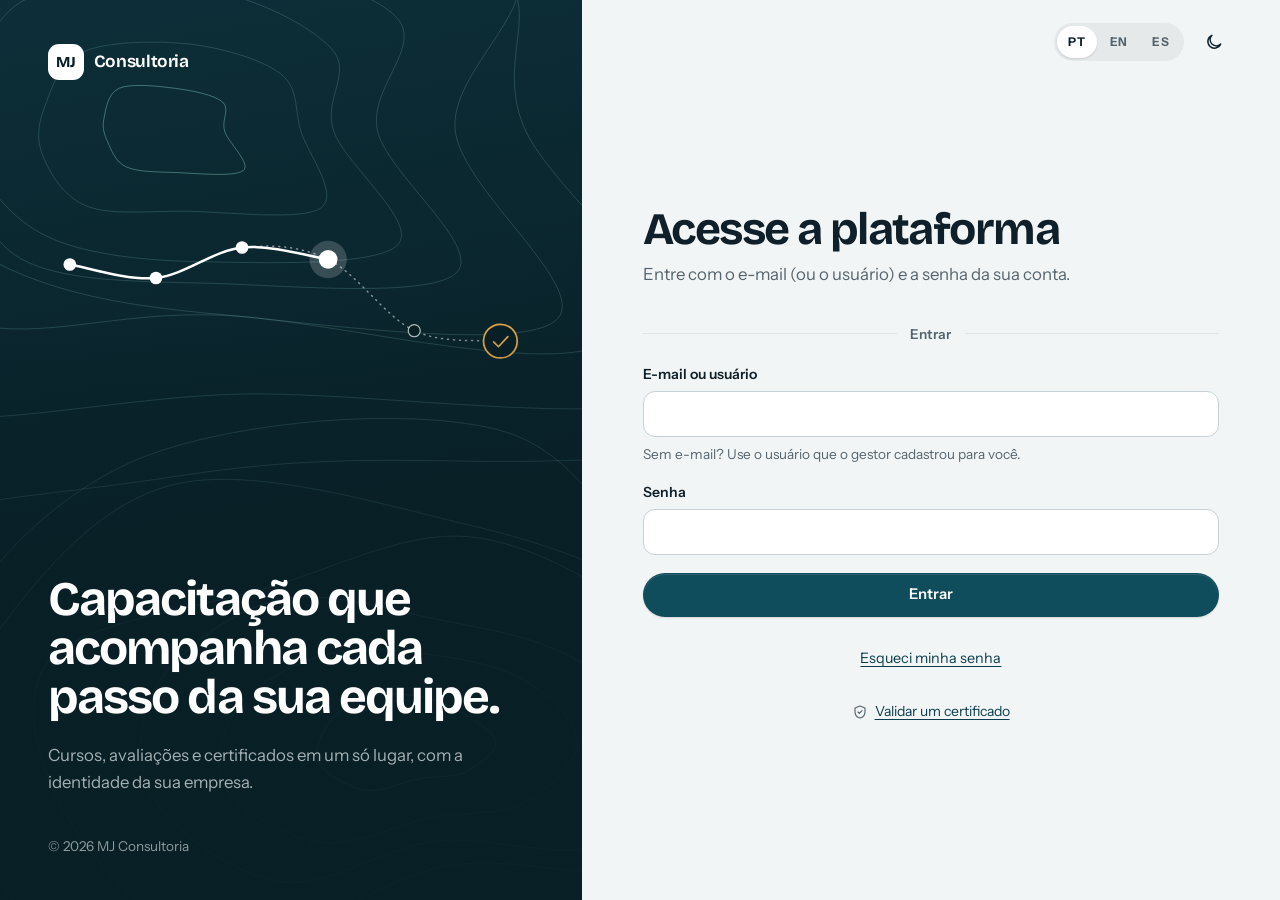
<file: web/index.html>
<!DOCTYPE html>
<html lang="pt-BR">
<head>
    <meta charset="utf-8">
    <meta name="viewport" content="width=device-width, initial-scale=1">
    <!-- Só arquivos deste próprio site; a única exceção são os vídeos do YouTube em modo de privacidade (frame-src).
         O hash em script-src libera só o script de recarga automática do Live Server do VS Code (v5.7.10),
         usado no desenvolvimento; qualquer outro script embutido continua bloqueado. -->
    <meta http-equiv="Content-Security-Policy" content="default-src 'self'; script-src 'self' 'sha256-vvt4KWwuNr51XfE5m+hzeNEGhiOfZzG97ccfqGsPwvE='; style-src 'self'; img-src 'self' data:; font-src 'self'; connect-src 'self' https://ehhksabwmdtpeyxxorwn.supabase.co; frame-src https://www.youtube-nocookie.com; base-uri 'self'; form-action 'self'; object-src 'none'">
    <meta name="referrer" content="strict-origin-when-cross-origin">
    <meta name="color-scheme" content="light dark">
    <meta name="theme-color" content="#071a20">
    <meta name="description" content="Plataforma de treinamentos corporativos.">
    <title>MJ Consultoria</title>
    <link rel="icon" href="img/icone.svg" type="image/svg+xml">
    <link rel="preload" href="fonts/bricolage-grotesque-latin-wght-normal.woff2" as="font" type="font/woff2" crossorigin>
    <link rel="preload" href="fonts/instrument-sans-latin-wght-normal.woff2" as="font" type="font/woff2" crossorigin>
    <link rel="stylesheet" href="css/style.css">
    <script type="module" src="js/app.js"></script>
</head>
<body>
    <a class="pular" href="#conteudo" data-pular>Pular para o conteúdo</a>

    <div id="app">
        <p class="carregando-inicial">Carregando…</p>
    </div>

    <!-- Região falada: sempre presente para o leitor de tela anunciar as mensagens. -->
    <div id="aviso" class="sr-only" role="status" aria-live="polite"></div>
    <div id="aviso-visual" class="aviso" aria-hidden="true" hidden></div>

    <noscript>
        <p class="sem-js">Esta plataforma precisa de JavaScript ativado.</p>
    </noscript>
</body>
</html>
</file>
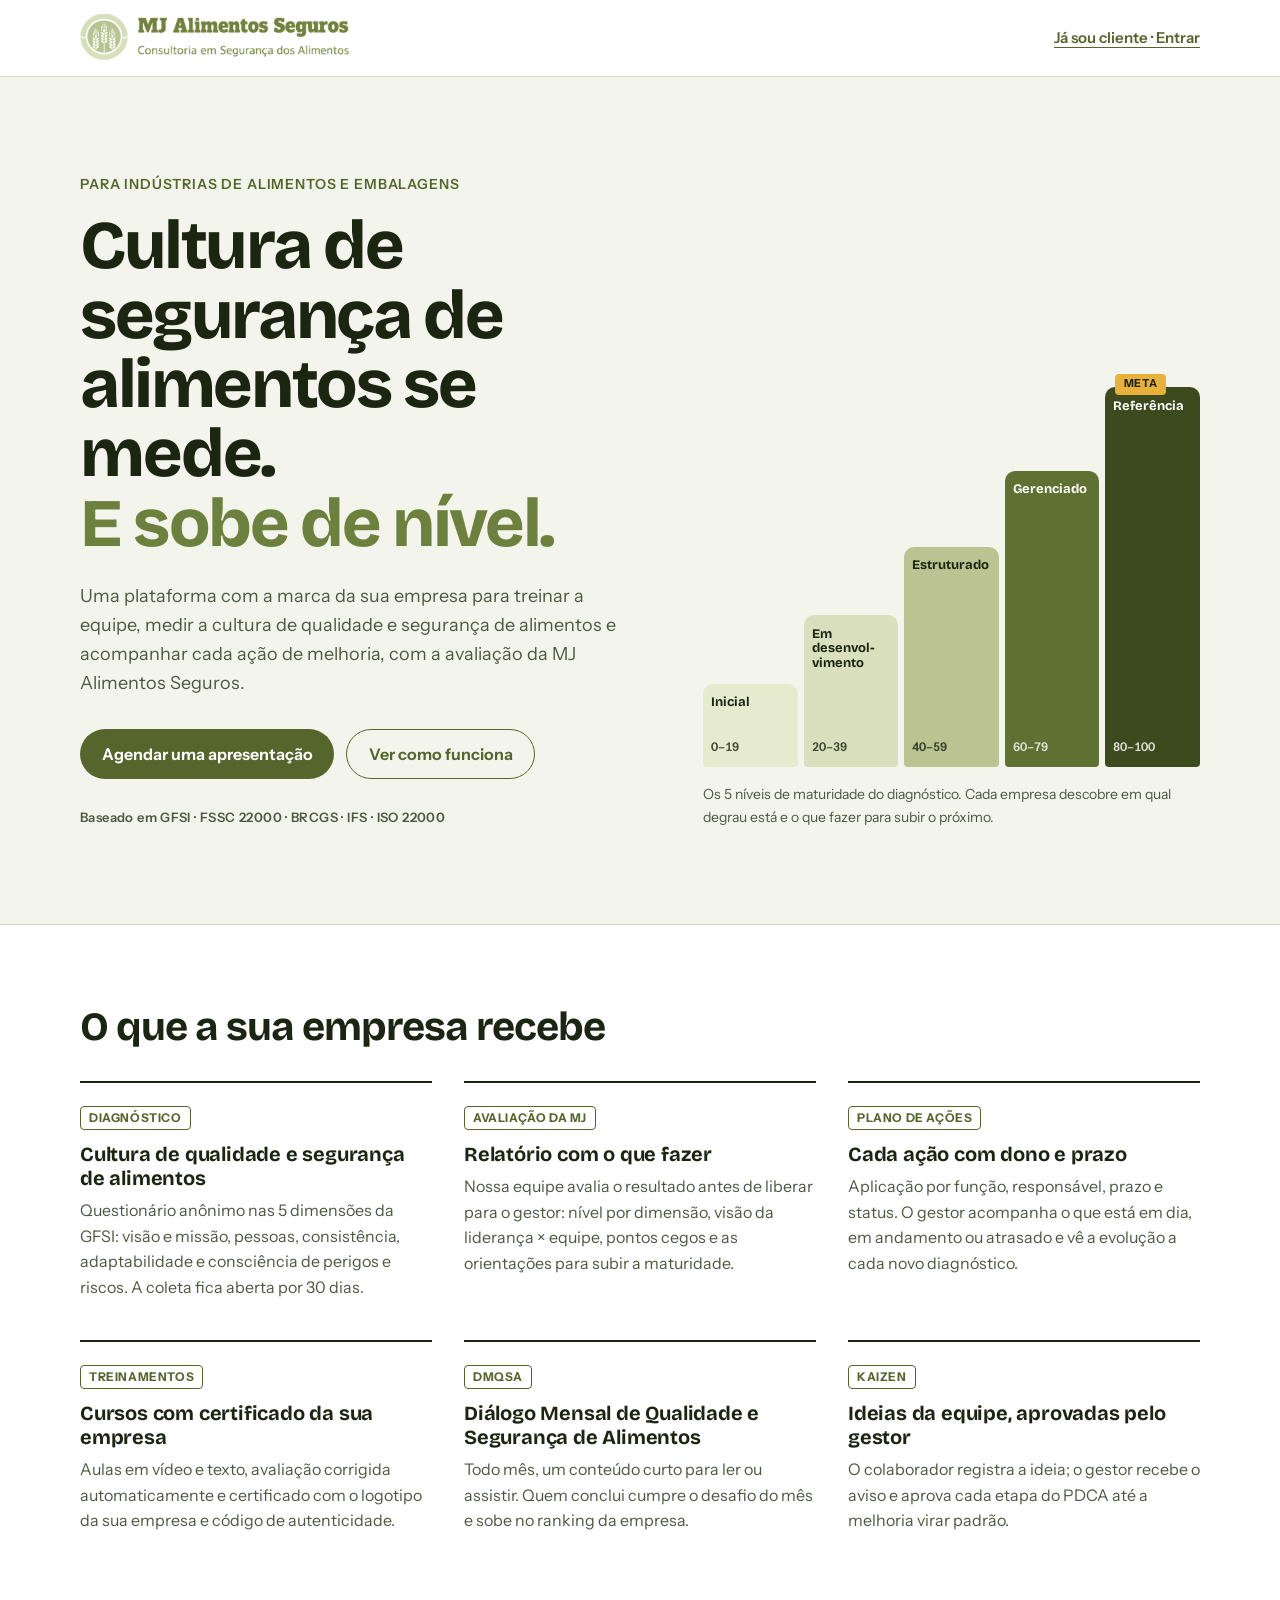
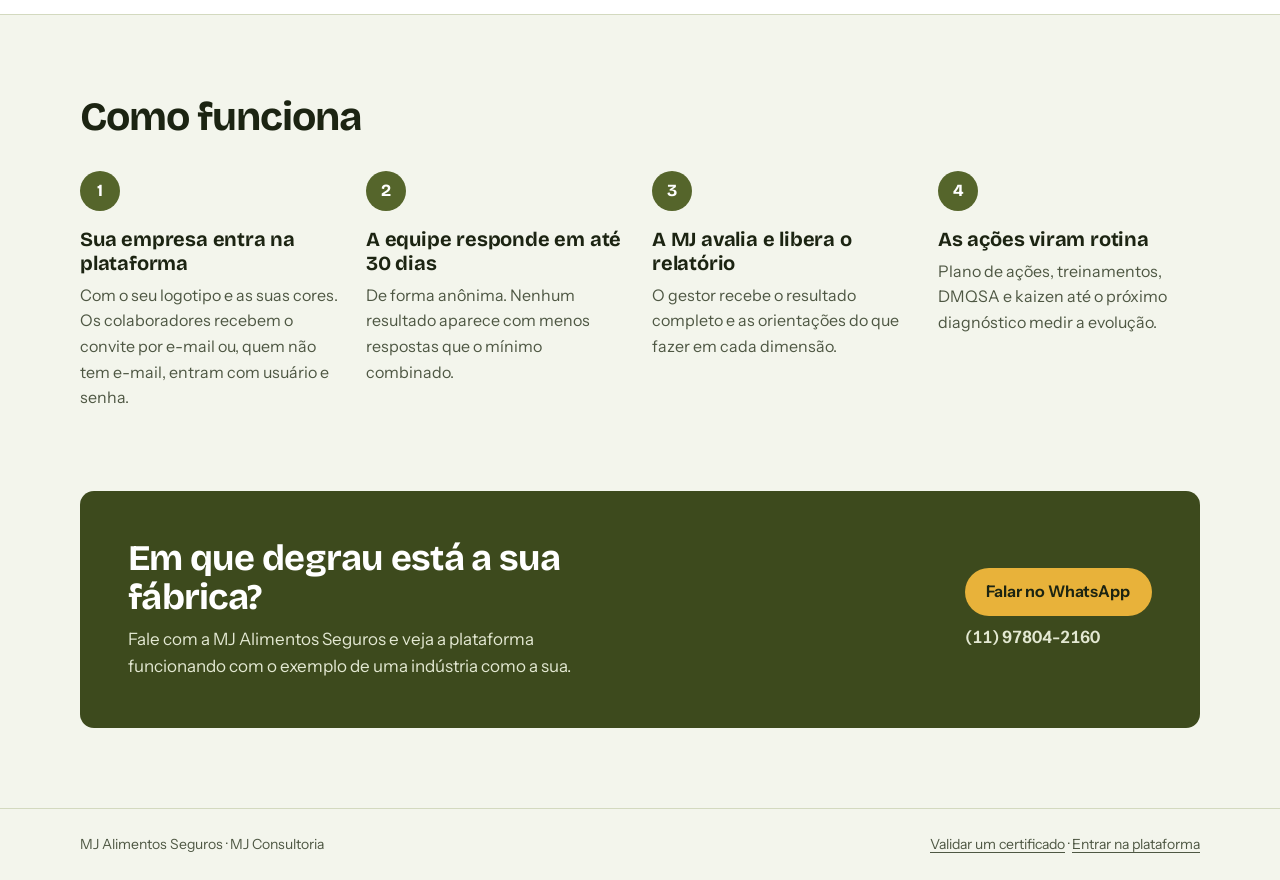
<file: web/divulgacao.html>
<!DOCTYPE html>
<html lang="pt-BR">
<head>
    <meta charset="utf-8">
    <meta name="viewport" content="width=device-width, initial-scale=1">
    <!-- Só arquivos deste site; connect-src: o contato de WhatsApp vem da configuração no Supabase.
         O hash libera só a recarga automática do Live Server (desenvolvimento). -->
    <meta http-equiv="Content-Security-Policy" content="default-src 'self'; style-src 'self'; img-src 'self' data:; font-src 'self'; script-src 'self' 'sha256-vvt4KWwuNr51XfE5m+hzeNEGhiOfZzG97ccfqGsPwvE='; connect-src 'self' https://ehhksabwmdtpeyxxorwn.supabase.co; base-uri 'self'; form-action 'none'; object-src 'none'">
    <meta name="referrer" content="strict-origin-when-cross-origin">
    <meta name="color-scheme" content="light">
    <meta name="theme-color" content="#3d4a1d">
    <meta name="description" content="Treinamentos, diagnóstico de cultura de qualidade e segurança de alimentos, plano de ações e kaizen para indústrias de alimentos e embalagens. MJ Alimentos Seguros.">
    <title>MJ Alimentos Seguros · Cultura de qualidade e segurança de alimentos</title>
    <link rel="icon" href="img/mj-emblema.png" type="image/png">
    <link rel="preload" href="fonts/bricolage-grotesque-latin-wght-normal.woff2" as="font" type="font/woff2" crossorigin>
    <link rel="preload" href="fonts/instrument-sans-latin-wght-normal.woff2" as="font" type="font/woff2" crossorigin>
    <link rel="stylesheet" href="css/divulgacao.css">
    <script type="module" src="js/pagina-divulgacao.js"></script>
</head>
<body>
    <!--
        Página de divulgação para novos clientes (o link vai no e-mail de divulgação).
        O WhatsApp é o da configuração que o administrador mantém na plataforma (menu Divulgação),
        e o e-mail para novos clientes também sai de lá. O número escrito aqui só vale sem conexão.
    -->
    <a class="pular" href="#conteudo">Pular para o conteúdo</a>

    <header class="topo">
        <div class="largura topo-linha">
            <a class="marca" href="divulgacao.html">
                <img class="marca-logo" src="img/mj-alimentos-seguros-horizontal.png" width="720" height="128" alt="MJ Alimentos Seguros · Consultoria em Segurança dos Alimentos">
            </a>
            <a class="topo-entrar" href="./#/login">Já sou cliente · Entrar</a>
        </div>
    </header>

    <main id="conteudo">
        <section class="abertura">
            <div class="largura abertura-grade">
                <div class="abertura-texto">
                    <p class="sobretitulo">Para indústrias de alimentos e embalagens</p>
                    <h1 class="manchete">Cultura de segurança de alimentos se mede. <em>E sobe de nível.</em></h1>
                    <p class="abertura-apoio">Uma plataforma com a marca da sua empresa para treinar a equipe, medir a cultura de qualidade e segurança de alimentos e acompanhar cada ação de melhoria, com a avaliação da MJ Alimentos Seguros.</p>
                    <div class="abertura-acoes">
                        <a class="botao botao--primario" data-whatsapp href="https://wa.me/5511978042160?text=Ol%C3%A1!%20Quero%20conhecer%20a%20plataforma%20da%20MJ%20Alimentos%20Seguros." rel="noopener" target="_blank">Agendar uma apresentação</a>
                        <a class="botao botao--linha" href="#como-funciona">Ver como funciona</a>
                    </div>
                    <p class="abertura-normas">Baseado em GFSI · FSSC 22000 · BRCGS · IFS · ISO 22000</p>
                </div>

                <figure class="escada" aria-labelledby="escada-legenda">
                    <ol class="escada-degraus" role="list">
                        <li class="degrau degrau--1"><span class="degrau-nome">Inicial</span><span class="degrau-faixa">0–19</span></li>
                        <li class="degrau degrau--2"><span class="degrau-nome">Em desenvol&shy;vimento</span><span class="degrau-faixa">20–39</span></li>
                        <li class="degrau degrau--3"><span class="degrau-nome">Estru&shy;turado</span><span class="degrau-faixa">40–59</span></li>
                        <li class="degrau degrau--4"><span class="degrau-nome">Geren&shy;ciado</span><span class="degrau-faixa">60–79</span></li>
                        <li class="degrau degrau--5"><span class="degrau-nome">Refe&shy;rência</span><span class="degrau-faixa">80–100</span></li>
                    </ol>
                    <figcaption id="escada-legenda" class="escada-legenda">Os 5 níveis de maturidade do diagnóstico. Cada empresa descobre em qual degrau está e o que fazer para subir o próximo.</figcaption>
                </figure>
            </div>
        </section>

        <section class="recursos" aria-labelledby="recursos-titulo">
            <div class="largura">
                <h2 id="recursos-titulo" class="secao-titulo">O que a sua empresa recebe</h2>
                <div class="recursos-grade">
                    <article class="recurso">
                        <p class="etiqueta">Diagnóstico</p>
                        <h3>Cultura de qualidade e segurança de alimentos</h3>
                        <p>Questionário anônimo nas 5 dimensões da GFSI: visão e missão, pessoas, consistência, adaptabilidade e consciência de perigos e riscos. A coleta fica aberta por 30 dias.</p>
                    </article>
                    <article class="recurso">
                        <p class="etiqueta">Avaliação da MJ</p>
                        <h3>Relatório com o que fazer</h3>
                        <p>Nossa equipe avalia o resultado antes de liberar para o gestor: nível por dimensão, visão da liderança × equipe, pontos cegos e as orientações para subir a maturidade.</p>
                    </article>
                    <article class="recurso">
                        <p class="etiqueta">Plano de ações</p>
                        <h3>Cada ação com dono e prazo</h3>
                        <p>Aplicação por função, responsável, prazo e status. O gestor acompanha o que está em dia, em andamento ou atrasado e vê a evolução a cada novo diagnóstico.</p>
                    </article>
                    <article class="recurso">
                        <p class="etiqueta">Treinamentos</p>
                        <h3>Cursos com certificado da sua empresa</h3>
                        <p>Aulas em vídeo e texto, avaliação corrigida automaticamente e certificado com o logotipo da sua empresa e código de autenticidade.</p>
                    </article>
                    <article class="recurso">
                        <p class="etiqueta">DMQSA</p>
                        <h3>Diálogo Mensal de Qualidade e Segurança de Alimentos</h3>
                        <p>Todo mês, um conteúdo curto para ler ou assistir. Quem conclui cumpre o desafio do mês e sobe no ranking da empresa.</p>
                    </article>
                    <article class="recurso">
                        <p class="etiqueta">Kaizen</p>
                        <h3>Ideias da equipe, aprovadas pelo gestor</h3>
                        <p>O colaborador registra a ideia; o gestor recebe o aviso e aprova cada etapa do PDCA até a melhoria virar padrão.</p>
                    </article>
                </div>
            </div>
        </section>

        <section class="processo" id="como-funciona" aria-labelledby="processo-titulo">
            <div class="largura">
                <h2 id="processo-titulo" class="secao-titulo">Como funciona</h2>
                <ol class="passos" role="list">
                    <li class="passo">
                        <span class="passo-n" aria-hidden="true">1</span>
                        <h3>Sua empresa entra na plataforma</h3>
                        <p>Com o seu logotipo e as suas cores. Os colaboradores recebem o convite por e-mail ou, quem não tem e-mail, entram com usuário e senha.</p>
                    </li>
                    <li class="passo">
                        <span class="passo-n" aria-hidden="true">2</span>
                        <h3>A equipe responde em até 30 dias</h3>
                        <p>De forma anônima. Nenhum resultado aparece com menos respostas que o mínimo combinado.</p>
                    </li>
                    <li class="passo">
                        <span class="passo-n" aria-hidden="true">3</span>
                        <h3>A MJ avalia e libera o relatório</h3>
                        <p>O gestor recebe o resultado completo e as orientações do que fazer em cada dimensão.</p>
                    </li>
                    <li class="passo">
                        <span class="passo-n" aria-hidden="true">4</span>
                        <h3>As ações viram rotina</h3>
                        <p>Plano de ações, treinamentos, DMQSA e kaizen até o próximo diagnóstico medir a evolução.</p>
                    </li>
                </ol>
            </div>
        </section>

        <section class="chamada" aria-labelledby="chamada-titulo">
            <div class="largura chamada-caixa">
                <div>
                    <h2 id="chamada-titulo" class="chamada-titulo">Em que degrau está a sua fábrica?</h2>
                    <p>Fale com a MJ Alimentos Seguros e veja a plataforma funcionando com o exemplo de uma indústria como a sua.</p>
                </div>
                <div class="chamada-acoes">
                    <a class="botao botao--etiqueta" data-whatsapp href="https://wa.me/5511978042160?text=Ol%C3%A1!%20Quero%20conhecer%20a%20plataforma%20da%20MJ%20Alimentos%20Seguros." rel="noopener" target="_blank">Falar no WhatsApp</a>
                    <p class="chamada-telefone" data-telefone>(11) 97804-2160</p>
                </div>
            </div>
        </section>
    </main>

    <footer class="rodape">
        <div class="largura rodape-linha">
            <p>MJ Alimentos Seguros · MJ Consultoria</p>
            <p><a href="./#/validar">Validar um certificado</a> · <a href="./#/login">Entrar na plataforma</a></p>
        </div>
    </footer>
</body>
</html>
</file>
<file: web/css/style.css>
/*
 * MJ Consultoria — visual da plataforma.
 * Área de trabalho clara; mídia no "palco" escuro (menu, destaques, aula),
 * tingido pela cor da marca. Dourado só para conquistas (pontos, certificados).
 * A cor da empresa entra só em --brand; as variações são derivadas aqui,
 * para os dois temas, e a regra de contraste (regras.js) garante a legibilidade.
 * Cada curso tem uma capa gerada (mapa de relevo com a trilha): ver app.js.
 */

/* ---------------------------------------------------------------- fontes */

@font-face {
    font-family: 'Bricolage Grotesque';
    font-style: normal;
    font-display: swap;
    font-weight: 200 800;
    src: url('../fonts/bricolage-grotesque-latin-wght-normal.woff2') format('woff2-variations');
    unicode-range: U+0000-00FF, U+0131, U+0152-0153, U+02BB-02BC, U+02C6, U+02DA, U+02DC, U+0304, U+0308, U+0329, U+2000-206F, U+20AC, U+2122, U+2191, U+2193, U+2212, U+2215, U+FEFF, U+FFFD;
}

@font-face {
    font-family: 'Bricolage Grotesque';
    font-style: normal;
    font-display: swap;
    font-weight: 200 800;
    src: url('../fonts/bricolage-grotesque-latin-ext-wght-normal.woff2') format('woff2-variations');
    unicode-range: U+0100-02BA, U+02BD-02C5, U+02C7-02CC, U+02CE-02D7, U+02DD-02FF, U+0304, U+0308, U+0329, U+1D00-1DBF, U+1E00-1E9F, U+1EF2-1EFF, U+2020, U+20A0-20AB, U+20AD-20C0, U+2113, U+2C60-2C7F, U+A720-A7FF;
}

@font-face {
    font-family: 'Instrument Sans';
    font-style: normal;
    font-display: swap;
    font-weight: 400 700;
    src: url('../fonts/instrument-sans-latin-wght-normal.woff2') format('woff2-variations');
    unicode-range: U+0000-00FF, U+0131, U+0152-0153, U+02BB-02BC, U+02C6, U+02DA, U+02DC, U+0304, U+0308, U+0329, U+2000-206F, U+20AC, U+2122, U+2191, U+2193, U+2212, U+2215, U+FEFF, U+FFFD;
}

@font-face {
    font-family: 'Instrument Sans';
    font-style: normal;
    font-display: swap;
    font-weight: 400 700;
    src: url('../fonts/instrument-sans-latin-ext-wght-normal.woff2') format('woff2-variations');
    unicode-range: U+0100-02BA, U+02BD-02C5, U+02C7-02CC, U+02CE-02D7, U+02DD-02FF, U+0304, U+0308, U+0329, U+1D00-1DBF, U+1E00-1E9F, U+1EF2-1EFF, U+2020, U+20A0-20AB, U+20AD-20C0, U+2113, U+2C60-2C7F, U+A720-A7FF;
}

/* ---------------------------------------------------------------- tokens */

:root {
    --font-display: 'Bricolage Grotesque', 'Segoe UI', system-ui, -apple-system, sans-serif;
    --font-sans: 'Instrument Sans', 'Segoe UI', system-ui, -apple-system, sans-serif;

    --brand: #0f4c5c;
    --on-brand: #ffffff;
    --canvas: #f2f5f5;
    --surface: #ffffff;
    --surface-2: #edf1f2;
    --ink: #10202a;
    --ink-muted: #55646e;
    --line: #dfe5e8;
    --line-forte: #c8d1d6;
    --accent: #b7791f;
    --ouro: #e0a64a;
    --ouro-ink: #8c5a0d;
    --on-ouro: #251703;
    --success: #186a41;
    --warning: #8a5a00;
    --danger: #b42318;
    --on-danger: #ffffff;

    --palco-ink: #eef5f5;
    --palco-muted: rgb(238 245 245 / 0.68);
    --palco-linha: rgb(255 255 255 / 0.1);

    --foco: var(--brand-ink);
    --raio: 18px;
    --raio-p: 12px;
    --raio-g: 24px;
    --sombra: 0 1px 2px rgb(16 32 42 / 0.04), 0 2px 8px -4px rgb(16 32 42 / 0.06);
    --sombra-alta: 0 2px 4px rgb(16 32 42 / 0.04), 0 18px 40px -18px rgb(16 32 42 / 0.28);
    --largura-lateral: 16.5rem;
    --rapido: 160ms;
    --suave: cubic-bezier(0.22, 1, 0.36, 1);

    color-scheme: light;
}

@media (prefers-color-scheme: dark) {
    :root:not([data-tema='claro']) {
        --canvas: #0a1215;
        --surface: #10191d;
        --surface-2: #162227;
        --ink: #e6edef;
        --ink-muted: #9aabb2;
        --line: #213037;
        --line-forte: #2f424a;
        --accent: #d9a24b;
        --ouro-ink: #e8b866;
        --success: #63c792;
        --warning: #e3b45a;
        --danger: #f1897c;
        --on-danger: #2a0b07;
        --sombra: 0 1px 2px rgb(0 0 0 / 0.3);
        --sombra-alta: 0 18px 40px -18px rgb(0 0 0 / 0.7);
        color-scheme: dark;
    }
}

:root[data-tema='escuro'] {
    --canvas: #0a1215;
    --surface: #10191d;
    --surface-2: #162227;
    --ink: #e6edef;
    --ink-muted: #9aabb2;
    --line: #213037;
    --line-forte: #2f424a;
    --accent: #d9a24b;
    --ouro-ink: #e8b866;
    --success: #63c792;
    --warning: #e3b45a;
    --danger: #f1897c;
    --on-danger: #2a0b07;
    --sombra: 0 1px 2px rgb(0 0 0 / 0.3);
    --sombra-alta: 0 18px 40px -18px rgb(0 0 0 / 0.7);
    color-scheme: dark;
}

/*
 * Derivados da marca. Ficam num bloco próprio porque precisam ser recalculados em
 * qualquer elemento que receba uma marca: a página (:root) e a prévia do estúdio
 * (.escopo-marca). O JS (app.pintarMarca) só entrega as cores-base:
 * --brand/--on-brand (botões), --marca (a cor original), --marca-2 (secundária),
 * --marca-tinta/--marca-tinta-escura (texto legível no claro e no escuro).
 */
:root,
.escopo-marca {
    --brand-strong: color-mix(in srgb, var(--brand) 80%, #000);
    --brand-soft: color-mix(in srgb, var(--marca, var(--brand)) 9%, #fff);
    --brand-ink: var(--marca-tinta, color-mix(in srgb, var(--brand) 82%, #000));
    --brand-claro: color-mix(in oklab, var(--marca, var(--brand)) 45%, #fff);
    --palco: color-mix(in oklab, var(--marca-2, var(--marca, var(--brand))) 34%, #040b0e);
    --palco-2: color-mix(in oklab, var(--marca-2, var(--marca, var(--brand))) 52%, #071216);

    /* Menu lateral: escuro (padrão), na cor da marca ou claro (data-menu). */
    --menu-fundo: var(--palco);
    --menu-texto: #fff;
    --menu-muted: var(--palco-muted);
    --menu-hover: rgb(255 255 255 / 0.06);
    --menu-ativo: rgb(255 255 255 / 0.1);
    --menu-indicador: var(--brand-claro);
    --menu-linha: var(--palco-linha);
}

@media (prefers-color-scheme: dark) {
    :root:not([data-tema='claro']),
    :root:not([data-tema='claro']) .escopo-marca {
        --brand-strong: color-mix(in srgb, var(--brand) 88%, #fff);
        --brand-soft: color-mix(in srgb, var(--marca, var(--brand)) 24%, #10191d);
        --brand-ink: var(--marca-tinta-escura, color-mix(in srgb, var(--brand) 30%, #fff));
        --palco: color-mix(in oklab, var(--marca-2, var(--marca, var(--brand))) 26%, #03080a);
    }
}

:root[data-tema='escuro'],
:root[data-tema='escuro'] .escopo-marca {
    --brand-strong: color-mix(in srgb, var(--brand) 88%, #fff);
    --brand-soft: color-mix(in srgb, var(--marca, var(--brand)) 24%, #10191d);
    --brand-ink: var(--marca-tinta-escura, color-mix(in srgb, var(--brand) 30%, #fff));
    --palco: color-mix(in oklab, var(--marca-2, var(--marca, var(--brand))) 26%, #03080a);
}

[data-menu='marca'] {
    --menu-fundo: var(--brand);
    --menu-indicador: var(--on-brand);
    --menu-muted: rgb(255 255 255 / 0.8);
    --menu-hover: rgb(255 255 255 / 0.12);
    --menu-ativo: rgb(255 255 255 / 0.2);
    --menu-linha: rgb(255 255 255 / 0.2);
}

[data-menu='marca'][data-menu-tom='escuro'] {
    --menu-texto: #111a1f;
    --menu-muted: rgb(17 26 31 / 0.72);
    --menu-hover: rgb(0 0 0 / 0.06);
    --menu-ativo: rgb(0 0 0 / 0.1);
    --menu-linha: rgb(0 0 0 / 0.12);
}

[data-menu='claro'] {
    --menu-fundo: var(--surface);
    --menu-texto: var(--ink);
    --menu-muted: var(--ink-muted);
    --menu-hover: color-mix(in srgb, var(--ink) 5%, transparent);
    --menu-ativo: var(--brand-soft);
    --menu-indicador: var(--brand-ink);
    --menu-linha: var(--line);
}

/* Cantos e títulos da marca. */
[data-cantos='reto'] {
    --raio: 6px;
    --raio-p: 4px;
    --raio-g: 10px;
    --raio-botao: 6px;
}

[data-cantos='redondo'] {
    --raio: 26px;
    --raio-p: 16px;
    --raio-g: 34px;
}

[data-fonte='classica'] {
    --font-display: 'Iowan Old Style', 'Palatino Linotype', Palatino, 'Book Antiqua', Georgia, serif;
    --tracking-display: -0.012em;
}

[data-fonte='neutra'] {
    --font-display: 'Instrument Sans', 'Segoe UI', system-ui, -apple-system, sans-serif;
    --tracking-display: -0.03em;
}

/* Capas na cor da marca: o elemento marcado mais próximo decide (a prévia pode divergir da página). */
[data-capas='marca'] {
    --capa-forcar-a: color-mix(in oklab, var(--marca, var(--brand)) 72%, #000);
    --capa-forcar-b: color-mix(in oklab, var(--marca, var(--brand)) 28%, #02080a);
    --capa-forcar-linha: color-mix(in oklab, var(--marca, var(--brand)) 30%, #fff);
}

[data-capas='variadas'] {
    --capa-forcar-a: initial;
    --capa-forcar-b: initial;
    --capa-forcar-linha: initial;
}

/* ------------------------------------------------------------------ base */

*,
*::before,
*::after {
    box-sizing: border-box;
}

html {
    -webkit-text-size-adjust: 100%;
}

body {
    margin: 0;
    min-height: 100dvh;
    background: var(--canvas);
    color: var(--ink);
    font-family: var(--font-sans);
    font-size: 1rem;
    line-height: 1.5;
    -webkit-font-smoothing: antialiased;
    text-rendering: optimizeLegibility;
}

h1,
h2,
h3,
p,
ul,
ol,
dl,
dd {
    margin: 0;
}

h1,
h2,
h3 {
    text-wrap: balance;
}

p {
    text-wrap: pretty;
}

ul[role='list'],
ol[role='list'] {
    list-style: none;
    padding: 0;
}

a {
    color: var(--brand-ink);
    text-underline-offset: 0.18em;
}

button,
input,
select,
textarea {
    font: inherit;
    color: inherit;
}

button {
    cursor: pointer;
}

::selection {
    background: color-mix(in srgb, var(--brand) 22%, transparent);
}

:focus-visible {
    outline: 3px solid var(--foco);
    outline-offset: 2px;
    border-radius: 6px;
}

[hidden] {
    display: none !important;
}

[tabindex='-1']:focus {
    outline: none;
}

.sr-only {
    /* utilitária: vence qualquer regra de componente (ex.: .campo input { width: 100% }) */
    position: absolute !important;
    width: 1px !important;
    height: 1px !important;
    min-height: 0 !important;
    padding: 0 !important;
    margin: -1px !important;
    overflow: hidden !important;
    clip: rect(0 0 0 0) !important;
    white-space: nowrap !important;
    border: 0 !important;
}

.icone {
    width: 1.25rem;
    height: 1.25rem;
    flex-shrink: 0;
}

.icone--p {
    width: 1rem;
    height: 1rem;
}

.pular {
    position: absolute;
    left: 1rem;
    top: -4rem;
    z-index: 100;
    padding: 0.75rem 1rem;
    border-radius: var(--raio-p);
    background: var(--ink);
    color: var(--canvas);
    font-weight: 600;
    text-decoration: none;
}

.pular:focus {
    top: 1rem;
}

.carregando-inicial,
.sem-js {
    padding: 3rem 1.5rem;
    color: var(--ink-muted);
    text-align: center;
}

/* ---------------------------------------------------------------- selos */

.selo {
    display: inline-flex;
    align-items: center;
    gap: 0.35rem;
    padding: 0.2rem 0.6rem;
    border-radius: 999px;
    font-size: 0.75rem;
    font-weight: 700;
    letter-spacing: 0.01em;
    white-space: nowrap;
}

.selo--aviso {
    background: color-mix(in srgb, var(--warning) 14%, transparent);
    color: var(--warning);
    margin-bottom: 0.75rem;
}

.selo--neutro {
    background: var(--surface-2);
    color: var(--ink-muted);
}

.selo--sucesso {
    background: color-mix(in srgb, var(--success) 13%, transparent);
    color: var(--success);
}

.selo--perigo {
    background: color-mix(in srgb, var(--danger) 12%, transparent);
    color: var(--danger);
}

.selo--marca {
    background: var(--brand-soft);
    color: var(--brand-ink);
}

.selo--aviso-p {
    background: color-mix(in srgb, var(--warning) 14%, transparent);
    color: var(--warning);
}

.selo--ouro {
    background: var(--ouro);
    color: var(--on-ouro);
}

/* -------------------------------------------------------------- botões */

.botao {
    display: inline-flex;
    align-items: center;
    justify-content: center;
    gap: 0.5rem;
    min-height: 2.75rem;
    padding: 0.55rem 1.2rem;
    border: 1px solid transparent;
    border-radius: var(--raio-botao, 999px);
    font-size: 0.925rem;
    font-weight: 600;
    line-height: 1.2;
    text-decoration: none;
    white-space: nowrap;
    transition: background-color var(--rapido), border-color var(--rapido), color var(--rapido), transform var(--rapido), box-shadow var(--rapido);
}

.botao:active:not(:disabled) {
    transform: translateY(1px);
}

.botao:disabled {
    cursor: not-allowed;
    opacity: 0.6;
}

.botao--primario {
    background: var(--brand);
    color: var(--on-brand);
    box-shadow: inset 0 1px 0 rgb(255 255 255 / 0.12), 0 1px 2px rgb(0 0 0 / 0.12);
}

.botao--primario:hover:not(:disabled) {
    background: var(--brand-strong);
}

.botao--secundario {
    background: var(--surface);
    border-color: var(--line-forte);
    color: var(--ink);
}

.botao--secundario:hover {
    border-color: color-mix(in srgb, var(--ink) 35%, transparent);
    background: var(--surface-2);
}

.botao--perigo {
    background: var(--danger);
    color: var(--on-danger);
}

.botao--fantasma {
    background: transparent;
    color: var(--ink-muted);
}

.botao--fantasma:hover {
    background: color-mix(in srgb, var(--ink) 7%, transparent);
    color: var(--ink);
}

/* Botões sobre o palco escuro. */
.botao--claro {
    background: #fff;
    color: #0a1a20;
    box-shadow: 0 10px 30px -12px rgb(0 0 0 / 0.6);
}

.botao--claro:hover {
    background: color-mix(in oklab, var(--brand) 10%, #fff);
}

.botao--claro-contorno {
    background: rgb(255 255 255 / 0.04);
    border-color: rgb(255 255 255 / 0.3);
    color: #fff;
}

.botao--claro-contorno:hover {
    background: rgb(255 255 255 / 0.1);
    border-color: rgb(255 255 255 / 0.5);
}

.botao--ouro {
    background: var(--ouro);
    color: var(--on-ouro);
    box-shadow: 0 10px 30px -12px rgb(224 166 74 / 0.6);
}

.botao--ouro:hover {
    background: color-mix(in srgb, var(--ouro) 85%, #fff);
}

.botao--largo {
    width: 100%;
}

.botao--p {
    min-height: 2.375rem;
    padding: 0.35rem 0.9rem;
    font-size: 0.85rem;
}

.botao--g {
    min-height: 3.25rem;
    padding: 0.7rem 1.6rem;
    font-size: 1rem;
}

.botao-icone {
    display: inline-flex;
    align-items: center;
    justify-content: center;
    width: 2.75rem;
    height: 2.75rem;
    border: 1px solid transparent;
    border-radius: 999px;
    background: transparent;
    color: var(--ink);
    transition: background-color var(--rapido), color var(--rapido);
}

.botao-icone:hover {
    background: color-mix(in srgb, var(--ink) 7%, transparent);
}

/* ------------------------------------------------------------- campos */

.campo {
    display: grid;
    gap: 0.4rem;
}

.campo label {
    font-size: 0.875rem;
    font-weight: 600;
}

.campo input,
.campo select,
.campo textarea {
    width: 100%;
    min-height: 2.875rem;
    padding: 0.6rem 0.9rem;
    border: 1px solid var(--line-forte);
    border-radius: var(--raio-p);
    background: var(--surface);
    color: var(--ink);
    transition: border-color var(--rapido), box-shadow var(--rapido);
}

.campo textarea {
    resize: vertical;
    line-height: 1.45;
}

.campo :is(input, select, textarea):hover {
    border-color: color-mix(in srgb, var(--ink) 35%, transparent);
}

.campo :is(input, select, textarea):focus-visible {
    outline: none;
    border-color: var(--brand-ink);
    box-shadow: 0 0 0 4px color-mix(in srgb, var(--brand) 20%, transparent);
}

.campo :is(input, select, textarea)[aria-invalid='true'] {
    border-color: var(--danger);
}

.campo input[type='search'] {
    padding-left: 2.6rem;
    background: var(--surface) url("data:image/svg+xml,%3Csvg xmlns='http://www.w3.org/2000/svg' viewBox='0 0 24 24' fill='none' stroke='%2355646e' stroke-width='2' stroke-linecap='round'%3E%3Ccircle cx='11' cy='11' r='6.5'/%3E%3Cpath d='m16 16 4 4'/%3E%3C/svg%3E") no-repeat 0.9rem 50% / 1.1rem;
}

.campo input[readonly] {
    background: var(--surface-2);
    color: var(--ink-muted);
}

.campo input[type='file'] {
    min-height: auto;
    padding: 0.5rem;
}

.campo input[type='color'] {
    width: 3.5rem;
    min-height: 2.875rem;
    padding: 0.25rem;
    cursor: pointer;
}

.campo input[type='color']:disabled {
    cursor: not-allowed;
    opacity: 0.45;
}

.campo-dica {
    color: var(--ink-muted);
    font-size: 0.85rem;
}

.campo-erro {
    color: var(--danger);
    font-size: 0.9rem;
    font-weight: 600;
}

.campo-check {
    display: flex;
    align-items: flex-start;
    gap: 0.6rem;
    min-height: 2.75rem;
    padding-top: 0.6rem;
    font-weight: 500;
    cursor: pointer;
}

.campo-check input {
    width: 1.15rem;
    height: 1.15rem;
    margin: 0.15rem 0 0;
    flex-shrink: 0;
    accent-color: var(--brand);
}

.campo-check--alinhado {
    align-self: end;
    padding-top: 0;
    align-items: center;
    white-space: nowrap;
}

.rotulo-opcional {
    color: var(--ink-muted);
    font-weight: 500;
}

.codigo {
    font-family: ui-monospace, 'Cascadia Mono', Consolas, monospace;
    font-size: 0.85em;
    word-break: break-all;
}

.campo > .botao {
    justify-self: start;
}

/* --------------------------------------------------------------- logo */

.logo {
    display: inline-flex;
    align-items: center;
    gap: 0.6rem;
    color: var(--ink);
}

.logo-selo {
    display: inline-flex;
    align-items: center;
    justify-content: center;
    width: 2.25rem;
    height: 2.25rem;
    border-radius: 11px;
    background: var(--brand);
    color: var(--on-brand);
    font-family: var(--font-display);
    font-weight: 750;
    font-size: 0.95rem;
    letter-spacing: -0.02em;
}

.logo-nome {
    font-family: var(--font-display);
    font-size: 1.08rem;
    font-weight: 650;
    letter-spacing: -0.02em;
}

.logo--inverso {
    color: #fff;
}

.logo--inverso .logo-selo {
    background: #fff;
    color: var(--palco);
}

/* ----------------------------------------------------- títulos de tela */

.cabecalho {
    margin-bottom: 2rem;
}

.titulo {
    font-family: var(--font-display);
    font-weight: 700;
    font-size: clamp(2rem, 1.45rem + 1.7vw, 2.85rem);
    line-height: 1.05;
    letter-spacing: var(--tracking-display, -0.035em);
}

.subtitulo {
    margin-top: 0.6rem;
    color: var(--ink-muted);
    font-size: 1.05rem;
}

.subtitulo::first-letter {
    text-transform: uppercase;
}

.sobretitulo {
    margin-bottom: 0.45rem;
    color: var(--brand-ink);
    font-size: 0.78rem;
    font-weight: 700;
    letter-spacing: 0.08em;
    text-transform: uppercase;
}

.bloco-titulo {
    font-family: var(--font-display);
    font-size: 1.15rem;
    font-weight: 650;
    letter-spacing: -0.015em;
}

.bloco-nota {
    margin-top: 0.25rem;
    color: var(--ink-muted);
    font-size: 0.875rem;
}

.subbloco-titulo {
    margin: 1.5rem 0 0.6rem;
    font-size: 0.78rem;
    font-weight: 700;
    letter-spacing: 0.08em;
    text-transform: uppercase;
    color: var(--ink-muted);
}

.acoes {
    display: flex;
    flex-wrap: wrap;
    gap: 0.75rem;
}

.acoes--p {
    gap: 0.5rem;
}

.voltar {
    display: inline-flex;
    align-items: center;
    gap: 0.4rem;
    min-height: 2.75rem;
    margin: -0.75rem 0 0.5rem;
    color: var(--ink-muted);
    font-size: 0.9rem;
    font-weight: 600;
    text-decoration: none;
}

.voltar:hover {
    color: var(--ink);
}

.voltar--claro {
    margin: 0;
    color: var(--palco-muted);
}

.voltar--claro:hover {
    color: #fff;
}

.cabecalho--acoes {
    display: flex;
    flex-wrap: wrap;
    align-items: flex-end;
    justify-content: space-between;
    gap: 1rem 1.5rem;
}

.cabecalho--acoes > div {
    min-width: 0;
    flex: 1 1 22rem;
}

.cabecalho--empresa {
    display: flex;
    align-items: center;
    gap: 1rem;
}

/* ------------------------------------------------------------------ capa */
/* Mapa de relevo gerado para cada curso (app.js → capa/mapaSvg). */

.capa {
    --capa-a: #0f4a55;
    --capa-b: #071f25;
    --capa-linha: #8fd3c8;
    position: relative;
    display: block;
    overflow: hidden;
    background:
        radial-gradient(120% 120% at 18% 0%, color-mix(in oklab, var(--capa-forcar-a, var(--capa-a)) 100%, #fff 6%), transparent 70%),
        linear-gradient(160deg, var(--capa-forcar-a, var(--capa-a)), var(--capa-forcar-b, var(--capa-b)));
    color: var(--capa-forcar-linha, var(--capa-linha));
}

.capa--2 { --capa-a: #2b3274; --capa-b: #11143a; --capa-linha: #b5bdff; }
.capa--3 { --capa-a: #1e4c38; --capa-b: #0a2117; --capa-linha: #a8dcb2; }
.capa--4 { --capa-a: #4d2752; --capa-b: #1f0e23; --capa-linha: #e8b6de; }
.capa--5 { --capa-a: #5d2e1b; --capa-b: #26110a; --capa-linha: #f4be96; }
.capa--6 { --capa-a: #204669; --capa-b: #0c1d2f; --capa-linha: #abd2f4; }

.mapa {
    display: block;
    width: 100%;
    height: 100%;
    transition: transform 700ms var(--suave);
}

.mapa-nivel {
    stroke: currentColor;
    stroke-opacity: 0.2;
    stroke-width: 1;
    vector-effect: non-scaling-stroke;
}

.mapa-nivel--topo {
    stroke-opacity: 0.42;
}

.mapa-trilha {
    stroke: #fff;
    stroke-opacity: 0.5;
    stroke-width: 1.5;
    stroke-dasharray: 1 5;
    stroke-linecap: round;
    vector-effect: non-scaling-stroke;
}

.mapa-trilha-feita {
    stroke: #fff;
    stroke-width: 2.5;
    stroke-linecap: round;
    vector-effect: non-scaling-stroke;
}

.mapa-feito {
    fill: #fff;
}

.mapa-pendente {
    fill: var(--capa-forcar-b, var(--capa-b));
    stroke: #fff;
    stroke-opacity: 0.7;
    stroke-width: 1.25;
    vector-effect: non-scaling-stroke;
}

.mapa-aqui {
    fill: #fff;
}

.mapa-aqui-halo {
    fill: #fff;
    fill-opacity: 0.18;
    transform-box: fill-box;
    transform-origin: center;
    animation: halo 2.4s ease-in-out infinite;
}

@keyframes halo {
    50% {
        transform: scale(1.35);
        fill-opacity: 0.06;
    }
}

.mapa-chegada circle {
    fill: var(--capa-forcar-b, var(--capa-b));
    stroke: var(--ouro);
    stroke-width: 1.75;
    vector-effect: non-scaling-stroke;
}

.mapa-chegada path {
    stroke: var(--ouro);
    stroke-width: 1.75;
    stroke-linecap: round;
    stroke-linejoin: round;
    vector-effect: non-scaling-stroke;
}

.mapa-chegada--feita circle {
    fill: var(--ouro);
}

.mapa-chegada--feita path {
    stroke: var(--on-ouro);
}

/* ------------------------------------------------- área pública (login) */

.publico {
    display: grid;
    min-height: 100dvh;
}

.publico-marca {
    display: none;
}

.publico-corpo {
    display: flex;
    flex-direction: column;
    min-width: 0;
}

.publico-topo {
    display: flex;
    align-items: center;
    justify-content: space-between;
    gap: 1rem;
    padding: 1.25rem clamp(1rem, 4vw, 2.5rem);
}

.publico-conteudo {
    flex: 1;
    display: flex;
    justify-content: center;
    padding: 0.5rem clamp(1rem, 4vw, 2.5rem) 4rem;
}

@media (min-width: 1024px) {
    .publico {
        grid-template-columns: minmax(0, 5fr) minmax(0, 6fr);
    }

    .publico-marca {
        position: relative;
        display: flex;
        flex-direction: column;
        justify-content: space-between;
        overflow: hidden;
        padding: 2.75rem 3rem;
        background: linear-gradient(170deg, var(--palco-2), var(--palco) 60%);
        color: #fff;
        --foco: #fff;
    }

    .publico-mapa {
        position: absolute;
        inset: 0;
        color: #8fd3c8;
        --capa-b: var(--palco);
    }

    .publico-mapa::after {
        content: '';
        position: absolute;
        inset: 0;
        background: linear-gradient(180deg, transparent 35%, color-mix(in srgb, var(--palco) 92%, transparent) 78%);
    }

    .publico-marca > :not(.publico-mapa) {
        position: relative;
    }

    .publico-marca-meio {
        max-width: 30rem;
        margin-top: auto;
        padding-bottom: 2.5rem;
    }

    .publico-tagline {
        font-family: var(--font-display);
        font-size: clamp(2.4rem, 1.4rem + 2vw, 3.4rem);
        font-weight: 700;
        line-height: 1.02;
        letter-spacing: -0.04em;
    }

    .publico-apoio {
        margin-top: 1.25rem;
        max-width: 26rem;
        color: var(--palco-muted);
        font-size: 1.05rem;
        line-height: 1.6;
    }

    .publico-rodape {
        color: rgb(255 255 255 / 0.55);
        font-size: 0.85rem;
    }

    .publico-logo-celular {
        visibility: hidden;
    }

    .publico-conteudo {
        align-items: center;
    }
}

.login {
    width: 100%;
    max-width: 36rem;
}

.cabecalho--login {
    margin-bottom: 2rem;
}

.perfis {
    display: grid;
    gap: 0.75rem;
    margin-top: 0.85rem;
}

@media (min-width: 560px) {
    .perfis {
        grid-template-columns: 1fr 1fr;
    }
}

.perfil {
    position: relative;
    display: flex;
    align-items: flex-start;
    gap: 0.85rem;
    width: 100%;
    height: 100%;
    padding: 1.1rem;
    border: 1px solid var(--line);
    border-radius: var(--raio);
    background: var(--surface);
    box-shadow: var(--sombra);
    text-align: left;
    transition: border-color var(--rapido), box-shadow 240ms var(--suave), transform 240ms var(--suave);
}

.perfil:hover {
    border-color: color-mix(in srgb, var(--brand-ink) 55%, transparent);
    box-shadow: var(--sombra-alta);
    transform: translateY(-2px);
}

.perfil-texto {
    display: grid;
    gap: 0.15rem;
    min-width: 0;
}

.perfil-papel {
    color: var(--brand-ink);
    font-size: 0.72rem;
    font-weight: 700;
    letter-spacing: 0.08em;
    text-transform: uppercase;
}

.perfil-nome {
    font-family: var(--font-display);
    font-size: 1.05rem;
    font-weight: 650;
    letter-spacing: -0.01em;
}

.perfil-empresa {
    color: var(--ink-muted);
    font-size: 0.875rem;
    font-weight: 550;
}

.perfil-descricao {
    margin-top: 0.2rem;
    color: var(--ink-muted);
    font-size: 0.85rem;
    line-height: 1.4;
}

.perfil--compacto {
    align-items: center;
    padding: 0.8rem 0.9rem;
}

.login-form {
    margin-top: 2.25rem;
}

.login-form form {
    display: grid;
    gap: 1.1rem;
    margin-top: 1.25rem;
}

.login-form > .bloco-nota {
    margin: 0.85rem 0 0;
}

.divisor {
    display: flex;
    align-items: center;
    gap: 0.85rem;
    color: var(--ink-muted);
    font-size: 0.85rem;
    font-weight: 600;
}

.divisor::before,
.divisor::after {
    content: '';
    flex: 1;
    height: 1px;
    background: var(--line);
}

/* ------------------------------------------------------- área interna */

.shell {
    min-height: 100dvh;
}

/* Celular: topo com a marca e o avatar; o menu vira gaveta e há uma barra inferior. */
.topo {
    position: sticky;
    top: 0;
    z-index: 30;
    display: flex;
    align-items: center;
    justify-content: space-between;
    gap: 1rem;
    height: 3.75rem;
    padding: 0 1rem;
    border-bottom: 1px solid var(--line);
    background: color-mix(in srgb, var(--surface) 86%, transparent);
    backdrop-filter: saturate(1.4) blur(14px);
}

.topo-conta {
    display: inline-flex;
    border-radius: 50%;
}

.lateral {
    position: fixed;
    inset: 0 auto 0 0;
    z-index: 60;
    display: flex;
    flex-direction: column;
    gap: 1.5rem;
    width: min(19rem, 86vw);
    padding: 1.25rem 0.875rem calc(1rem + env(safe-area-inset-bottom));
    overflow-y: auto;
    background: var(--menu-fundo);
    color: var(--menu-texto);
    box-shadow: 24px 0 60px -20px rgb(0 0 0 / 0.5);
    transform: translateX(-104%);
    visibility: hidden;
    transition: transform 320ms var(--suave), visibility 0s linear 320ms;
    --foco: var(--menu-texto);
}

.lateral[data-aberto] {
    transform: none;
    visibility: visible;
    transition: transform 320ms var(--suave);
}

.lateral-fundo {
    position: fixed;
    inset: 0;
    z-index: 55;
    background: rgb(4 11 14 / 0.5);
    backdrop-filter: blur(2px);
    animation: aparece 200ms ease-out;
}

@keyframes aparece {
    from {
        opacity: 0;
    }
}

.menu-aberto,
.menu-aberto body {
    overflow: hidden;
}

.lateral-logo {
    padding: 0 0.5rem;
}

.principal {
    min-width: 0;
    padding: 1.5rem clamp(1rem, 4vw, 3rem) calc(6.5rem + env(safe-area-inset-bottom));
}

.barra-inferior {
    position: fixed;
    inset: auto 0 0;
    z-index: 40;
    display: grid;
    grid-auto-columns: 1fr;
    grid-auto-flow: column;
    padding: 0.35rem 0.5rem calc(0.35rem + env(safe-area-inset-bottom));
    border-top: 1px solid var(--line);
    background: color-mix(in srgb, var(--surface) 90%, transparent);
    backdrop-filter: saturate(1.4) blur(14px);
}

.barra-item {
    display: flex;
    flex-direction: column;
    align-items: center;
    justify-content: center;
    gap: 0.2rem;
    min-height: 3.25rem;
    padding: 0.25rem;
    border: 0;
    border-radius: var(--raio-p);
    background: transparent;
    color: var(--ink-muted);
    font-size: 0.7rem;
    font-weight: 650;
    text-decoration: none;
    -webkit-tap-highlight-color: transparent;
}

.barra-item span {
    max-width: 100%;
    overflow: hidden;
    text-overflow: ellipsis;
    white-space: nowrap;
}

.barra-item[aria-current='page'] {
    color: var(--brand-ink);
}

.barra-item[aria-current='page'] .icone {
    padding: 0.2rem 0.9rem;
    width: auto;
    height: 1.75rem;
    border-radius: 999px;
    background: var(--brand-soft);
    box-sizing: content-box;
    margin: -0.2rem 0;
}

@media (min-width: 1024px) {
    /* A coluna do menu é pintada pelo próprio contêiner, então acompanha páginas longas. */
    .shell {
        display: grid;
        grid-template-columns: var(--largura-lateral) minmax(0, 1fr);
        background: linear-gradient(to right,
                var(--menu-fundo) calc(var(--largura-lateral) - 1px),
                var(--menu-linha) calc(var(--largura-lateral) - 1px) var(--largura-lateral),
                transparent var(--largura-lateral));
    }

    .topo,
    .barra-inferior,
    .lateral-fundo {
        display: none;
    }

    .lateral {
        position: sticky;
        inset: auto;
        top: 0;
        z-index: auto;
        align-self: start;
        width: auto;
        height: 100dvh;
        padding: 1.75rem 0.875rem 1.25rem;
        background: transparent;
        box-shadow: none;
        transform: none;
        visibility: visible;
        transition: none;
    }

    .principal {
        justify-self: center;
        width: min(100%, 92rem);
        padding: 2.75rem clamp(1.5rem, 3.5vw, 3.5rem) 5rem;
    }

    .menu-aberto,
    .menu-aberto body {
        overflow: visible;
    }
}

/* Marca no topo do menu: logotipo da empresa + academia, ou a marca da consultoria. */
.marca-topo {
    display: inline-flex;
    align-items: center;
    gap: 0.7rem;
    min-width: 0;
}

.marca-topo-textos {
    display: grid;
    min-width: 0;
    line-height: 1.15;
}

.marca-topo-nome {
    overflow: hidden;
    font-family: var(--font-display);
    font-size: 1.05rem;
    font-weight: 700;
    letter-spacing: var(--tracking-display, -0.02em);
    text-overflow: ellipsis;
    white-space: nowrap;
}

.marca-topo-sub {
    overflow: hidden;
    opacity: 0.7;
    font-size: 0.75rem;
    font-weight: 550;
    text-overflow: ellipsis;
    white-space: nowrap;
}

.selo-empresa {
    display: inline-flex;
    align-items: center;
    justify-content: center;
    flex-shrink: 0;
    width: 2.375rem;
    height: 2.375rem;
    overflow: hidden;
    border-radius: min(var(--raio-p), 12px);
    background: var(--cor, var(--brand));
    color: #fff;
    font-size: 0.8rem;
    font-weight: 700;
}

.selo-empresa--logo {
    padding: 3px;
    background: #fff;
    box-shadow: 0 0 0 1px rgb(16 32 42 / 0.08);
}

.selo-empresa img {
    width: 100%;
    height: 100%;
    border-radius: calc(min(var(--raio-p), 12px) - 3px);
    object-fit: contain;
}

.lateral-nav {
    flex: 1;
}

.nav-lista {
    display: grid;
    gap: 0.125rem;
}

.nav-item {
    position: relative;
    display: flex;
    align-items: center;
    gap: 0.75rem;
    width: 100%;
    min-height: 2.75rem;
    padding: 0 0.75rem;
    border: 0;
    border-radius: var(--raio-p);
    background: transparent;
    color: var(--menu-muted);
    font-size: 0.925rem;
    font-weight: 550;
    text-align: left;
    text-decoration: none;
    transition: background-color var(--rapido), color var(--rapido);
}

.nav-item:hover {
    background: var(--menu-hover);
    color: var(--menu-texto);
}

.nav-item[aria-current='page'] {
    background: var(--menu-ativo);
    color: var(--menu-texto);
    font-weight: 650;
}

.nav-item[aria-current='page']::before {
    content: '';
    position: absolute;
    left: -0.875rem;
    top: 0.65rem;
    bottom: 0.65rem;
    width: 3px;
    border-radius: 0 3px 3px 0;
    background: var(--menu-indicador);
}

.nav-item[aria-current='page'] .icone {
    color: var(--menu-indicador);
}

.nav-rotulo {
    flex: 1;
    padding-block: 0.45rem; /* nomes longos (ex.: Cultura de Qualidade e Segurança de Alimentos) quebram em 2 linhas */
    line-height: 1.3;
}

.lateral-rodape {
    display: grid;
    gap: 0.85rem;
    padding-top: 1.25rem;
    border-top: 1px solid var(--menu-linha);
}

.lateral-credito {
    padding: 0 0.75rem;
    color: var(--menu-muted);
    font-size: 0.72rem;
    font-weight: 600;
    letter-spacing: 0.02em;
}

.usuario {
    display: flex;
    align-items: center;
    gap: 0.7rem;
    padding: 0 0.5rem;
    min-width: 0;
}

.usuario-texto {
    min-width: 0;
}

.usuario-nome {
    font-size: 0.9rem;
    font-weight: 650;
    overflow: hidden;
    text-overflow: ellipsis;
    white-space: nowrap;
}

.usuario-papel {
    color: var(--ink-muted);
    font-size: 0.8rem;
    overflow: hidden;
    text-overflow: ellipsis;
    white-space: nowrap;
}

.lateral .usuario-papel {
    color: var(--menu-muted);
}

.lateral .avatar {
    box-shadow: 0 0 0 2px var(--menu-linha);
}

.preferencias {
    display: flex;
    align-items: center;
    justify-content: space-between;
    gap: 0.5rem;
    padding: 0 0.25rem;
}

.idiomas {
    display: flex;
    gap: 0.125rem;
    padding: 0.2rem;
    border-radius: 999px;
    background: color-mix(in srgb, var(--ink) 6%, transparent);
}

.idioma {
    min-width: 2.5rem;
    min-height: 2rem;
    padding: 0 0.5rem;
    border: 0;
    border-radius: 999px;
    background: transparent;
    color: var(--ink-muted);
    font-size: 0.75rem;
    font-weight: 700;
    letter-spacing: 0.05em;
}

.idioma:hover {
    color: var(--ink);
}

.idioma[aria-pressed='true'] {
    background: var(--surface);
    color: var(--ink);
    box-shadow: 0 1px 2px rgb(0 0 0 / 0.12);
}

.lateral .idiomas {
    background: var(--menu-hover);
}

.lateral .idioma {
    color: var(--menu-muted);
}

.lateral .idioma:hover {
    color: var(--menu-texto);
}

.lateral .idioma[aria-pressed='true'] {
    background: var(--menu-texto);
    color: var(--menu-fundo);
}

.lateral .botao-icone {
    color: var(--menu-muted);
}

.lateral .botao-icone:hover {
    background: var(--menu-hover);
    color: var(--menu-texto);
}

.nav-item--sair {
    margin-top: -0.25rem;
}

/* ------------------------------------------------------------- avatar */

.avatar {
    display: inline-flex;
    align-items: center;
    justify-content: center;
    flex-shrink: 0;
    width: 2.375rem;
    height: 2.375rem;
    border-radius: 50%;
    background: var(--cor, var(--brand));
    color: #fff;
    font-size: 0.78rem;
    font-weight: 700;
    letter-spacing: 0.02em;
}

/* --------------------------------------------------------------- painel */

.indicadores {
    display: grid;
    grid-template-columns: repeat(2, minmax(0, 1fr));
    gap: 0.75rem;
    margin-bottom: 2rem;
}

@media (min-width: 720px) {
    .indicadores {
        grid-template-columns: repeat(3, minmax(0, 1fr));
    }

    .indicadores:has(> :nth-child(4):last-child) {
        grid-template-columns: repeat(4, minmax(0, 1fr));
    }
}

@media (min-width: 1180px) {
    .indicadores:has(> :nth-child(5):last-child) {
        grid-template-columns: repeat(5, minmax(0, 1fr));
    }
}

@media (min-width: 1320px) {
    .indicadores:has(> :nth-child(6):last-child) {
        grid-template-columns: repeat(6, minmax(0, 1fr));
    }
}

.indicador {
    display: flex;
    flex-direction: column-reverse;
    justify-content: flex-end;
    gap: 0.5rem;
    min-width: 0;
    padding: 1.15rem 1.25rem 1.25rem;
    border: 1px solid var(--line);
    border-radius: var(--raio);
    background: var(--surface);
    box-shadow: var(--sombra);
}

.indicador-rotulo {
    color: var(--ink-muted);
    font-size: 0.82rem;
    font-weight: 550;
    line-height: 1.3;
}

.indicador-valor {
    font-family: var(--font-display);
    font-size: clamp(2rem, 1.6rem + 0.9vw, 2.6rem);
    font-weight: 700;
    line-height: 1;
    letter-spacing: -0.04em;
    font-variant-numeric: tabular-nums;
}

.indicador--destaque {
    border-color: transparent;
    background: linear-gradient(150deg, var(--palco-2), var(--palco));
    color: #fff;
}

.indicador--destaque .indicador-rotulo {
    color: var(--palco-muted);
}

.painel-grade {
    display: grid;
    gap: 1.5rem;
}

.painel-coluna {
    display: grid;
    gap: 1.5rem;
    align-content: start;
    min-width: 0;
}

@media (min-width: 1180px) {
    .painel-grade {
        grid-template-columns: minmax(0, 1.6fr) minmax(0, 1fr);
        gap: 1.75rem;
    }
}

.painel-bloco {
    padding: 1.5rem;
    border: 1px solid var(--line);
    border-radius: var(--raio);
    background: var(--surface);
    box-shadow: var(--sombra);
}

.painel-bloco--sutil {
    border-style: dashed;
    background: transparent;
    box-shadow: none;
}

.painel-bloco--estreito {
    max-width: 40rem;
}

.painel-bloco > .nota,
.painel-bloco > .botao {
    margin-top: 1rem;
    margin-bottom: 0;
}

.bloco-cabecalho {
    margin-bottom: 1rem;
}

.bloco-cabecalho--linha {
    display: flex;
    align-items: baseline;
    justify-content: space-between;
    gap: 1rem;
}

.bloco-cabecalho--linha a {
    font-size: 0.875rem;
    font-weight: 600;
    text-decoration: none;
}

.bloco-cabecalho--linha a:hover {
    text-decoration: underline;
}

.bloco-titulo + .formulario,
.bloco-titulo + .filtros {
    margin-top: 1rem;
}

/* Blocos soltos um abaixo do outro (fora das colunas do painel). */
.tela > .painel-bloco + .painel-bloco,
.tela > .painel-bloco + section,
.tela > section + .painel-bloco {
    margin-top: 1.5rem;
}

/* Seção solta (sem cartão), usada para fileiras de cursos. */
.secao-cabecalho {
    display: flex;
    align-items: baseline;
    justify-content: space-between;
    gap: 1rem;
    margin-bottom: 1rem;
}

.secao-titulo {
    font-family: var(--font-display);
    font-size: 1.35rem;
    font-weight: 700;
    letter-spacing: -0.025em;
}

.secao-link {
    display: inline-flex;
    align-items: center;
    gap: 0.35rem;
    min-height: 2.75rem;
    font-size: 0.875rem;
    font-weight: 600;
    text-decoration: none;
}

.secao-link:hover {
    text-decoration: underline;
}

.linhas {
    display: grid;
}

.linha {
    display: flex;
    align-items: center;
    gap: 0.75rem;
    min-height: 3.25rem;
    padding: 0.7rem 0;
    border-top: 1px solid var(--line);
}

.linha:first-child {
    border-top: 0;
}

.linha--compacta {
    align-items: flex-start;
}

.linha-principal {
    flex: 1;
    min-width: 0;
    font-weight: 600;
}

.linha-sub {
    display: block;
    color: var(--ink-muted);
    font-size: 0.82rem;
    font-weight: 500;
}

.linha-meta {
    color: var(--ink-muted);
    font-size: 0.85rem;
    text-align: right;
}

.linha-meta--num {
    font-weight: 650;
    font-variant-numeric: tabular-nums;
}

.linha-acoes {
    display: flex;
    flex-wrap: wrap;
    justify-content: flex-end;
    gap: 0.4rem;
}

.linha-link {
    color: inherit;
    text-decoration: none;
}

.linha-link:hover {
    color: var(--brand-ink);
    text-decoration: underline;
}

.ponto-cor {
    width: 0.7rem;
    height: 0.7rem;
    flex-shrink: 0;
    border-radius: 50%;
    background: var(--cor, var(--ink-muted));
    box-shadow: 0 0 0 3px color-mix(in srgb, var(--cor, var(--ink-muted)) 18%, transparent);
}

.atividade {
    display: grid;
    gap: 1.1rem;
    margin-left: 5px;
    border-left: 1px solid var(--line-forte);
}

/* O recuo fica no item: a regra ol[role='list'] zera o padding da lista. */
.atividade-item {
    position: relative;
    padding-left: 1.15rem;
}

.atividade-item::before {
    content: '';
    position: absolute;
    left: -5px;
    top: 0.45rem;
    width: 9px;
    height: 9px;
    border-radius: 50%;
    background: var(--surface);
    border: 2px solid var(--brand-ink);
}

.atividade-item:first-child::before {
    background: var(--brand-ink);
}

.atividade-frase {
    font-size: 0.925rem;
    line-height: 1.45;
}

.atividade-meta {
    margin-top: 0.15rem;
    color: var(--ink-muted);
    font-size: 0.8rem;
}

.vazio {
    color: var(--ink-muted);
}

.lista-marcada {
    display: grid;
    gap: 0.5rem;
    margin: 1rem 0 1.5rem;
    padding-left: 1.2rem;
    color: var(--ink);
}

.lista-marcada li::marker {
    color: var(--brand-ink);
}

.painel-bloco--sutil .lista-marcada {
    margin-bottom: 0;
    font-size: 0.9rem;
}

/* ------------------------------------------------ destaque (continuar) */

.destaque {
    position: relative;
    display: flex;
    align-items: flex-end;
    min-height: 19rem;
    margin-bottom: 2.25rem;
    overflow: hidden;
    border-radius: var(--raio-g);
    background: var(--palco);
    color: var(--palco-ink);
    box-shadow: var(--sombra-alta);
    --foco: #fff;
}

.destaque-fundo {
    position: absolute;
    inset: 0;
}

.destaque-fundo::after,
.curso-hero-fundo::after {
    content: '';
    position: absolute;
    inset: 0;
    background:
        linear-gradient(90deg, rgb(4 11 14 / 0.88) 0%, rgb(4 11 14 / 0.6) 42%, rgb(4 11 14 / 0) 78%),
        linear-gradient(0deg, rgb(4 11 14 / 0.5), transparent 55%);
}

.destaque:hover .mapa,
.curso-cartao:hover .mapa,
.mini-curso:hover .mapa {
    transform: scale(1.04);
}

.destaque-corpo {
    position: relative;
    width: 100%;
    max-width: 36rem;
    padding: clamp(1.5rem, 4vw, 2.75rem);
}

.destaque-rotulo {
    color: var(--palco-muted);
    font-family: var(--font-sans);
    font-size: 0.78rem;
    font-weight: 700;
    letter-spacing: 0.1em;
    text-transform: uppercase;
}

.destaque-titulo {
    margin-top: 0.6rem;
    font-family: var(--font-display);
    font-size: clamp(1.9rem, 1.3rem + 1.9vw, 2.9rem);
    font-weight: 700;
    line-height: 1.02;
    letter-spacing: var(--tracking-display, -0.04em);
    text-wrap: balance;
}

.destaque-titulo a {
    color: inherit;
    text-decoration: none;
}

.destaque-titulo a:hover {
    text-decoration: underline;
    text-decoration-thickness: 2px;
}

.destaque-proxima {
    margin-top: 0.75rem;
    color: var(--palco-muted);
    font-size: 1.02rem;
}

.destaque-progresso {
    max-width: 22rem;
    margin-top: 1.5rem;
    font-size: 0.85rem;
    font-weight: 600;
}

.destaque .barra,
.curso-hero .barra {
    margin: 0.5rem 0 0;
    background: rgb(255 255 255 / 0.16);
}

.destaque .barra-preenchida {
    background: #fff;
}

.destaque-acoes {
    display: flex;
    flex-wrap: wrap;
    gap: 0.75rem;
    margin-top: 1.75rem;
}

.destaque--vazio .destaque-titulo {
    font-size: clamp(1.5rem, 1.2rem + 1vw, 2rem);
}

/* ----------------------------------------------------------- meus cursos */

.mini-cursos {
    display: grid;
    grid-template-columns: repeat(auto-fill, minmax(14.5rem, 1fr));
    gap: 1.25rem;
}

.mini-curso {
    position: relative;
    display: grid;
    align-content: start;
    gap: 0.35rem;
}

.mini-curso-capa {
    aspect-ratio: 16 / 9;
    margin-bottom: 0.5rem;
    border-radius: 14px;
    box-shadow: var(--sombra);
}

.mini-curso-link {
    color: var(--ink);
    font-family: var(--font-display);
    font-size: 1.08rem;
    font-weight: 650;
    line-height: 1.25;
    letter-spacing: -0.015em;
    text-decoration: none;
}

/* O título cobre o cartão inteiro: clicar na capa também abre o curso. */
.mini-curso-link::after {
    content: '';
    position: absolute;
    inset: 0;
    border-radius: 14px;
}

.mini-curso-link:hover {
    color: var(--brand-ink);
}

.mini-curso-link:focus-visible {
    outline: none;
}

.mini-curso-link:focus-visible::after {
    outline: 3px solid var(--foco);
    outline-offset: 4px;
}

.mini-curso-sub {
    display: flex;
    align-items: center;
    gap: 0.35rem;
    color: var(--ink-muted);
    font-size: 0.82rem;
}

.mini-curso-sub .icone {
    color: var(--accent);
}

.mini-curso-pct {
    margin-left: auto;
    color: var(--ink);
    font-weight: 650;
    font-variant-numeric: tabular-nums;
}

.mini-curso .barra {
    height: 0.3rem;
    margin: 0.2rem 0 0;
}

/* --------------------------------------------------------- progresso */

.trilha-progresso {
    font-weight: 600;
}

.barra {
    height: 0.5rem;
    margin: 0.6rem 0 1.25rem;
    overflow: hidden;
    border-radius: 999px;
    background: var(--surface-2);
}

.barra-preenchida {
    display: block;
    width: var(--progresso, 0%);
    height: 100%;
    border-radius: inherit;
    background: var(--brand-ink);
    transition: width 600ms var(--suave);
}

.barra--fina {
    flex: 1;
    height: 0.375rem;
    margin: 0;
}

.progresso-bloco .barra {
    margin-bottom: 0;
}

.progresso-numero {
    margin-top: 0.75rem;
    font-family: var(--font-display);
    font-size: 3.5rem;
    font-weight: 700;
    line-height: 1;
    letter-spacing: -0.05em;
    font-variant-numeric: tabular-nums;
}

.progresso-numero small {
    margin-left: 0.1em;
    color: var(--ink-muted);
    font-size: 0.45em;
    letter-spacing: 0;
}

.nota-sucesso {
    display: flex;
    align-items: center;
    gap: 0.5rem;
    padding: 0.85rem 1rem;
    border-radius: var(--raio-p);
    background: color-mix(in srgb, var(--success) 10%, transparent);
    color: var(--success);
    font-weight: 600;
}

/* ------------------------------------------------- diálogo e notificação */

.dialogo {
    width: min(28rem, calc(100% - 2rem));
    padding: 1.75rem;
    border: 1px solid var(--line);
    border-radius: var(--raio-g);
    background: var(--surface);
    color: var(--ink);
    box-shadow: 0 30px 60px -20px rgb(0 0 0 / 0.45);
}

.dialogo[open] {
    animation: dialogo-entra 220ms var(--suave);
}

@keyframes dialogo-entra {
    from {
        opacity: 0;
        transform: translateY(8px) scale(0.98);
    }
}

.dialogo::backdrop {
    background: rgb(4 11 14 / 0.55);
    backdrop-filter: blur(3px);
}

.dialogo-titulo {
    font-family: var(--font-display);
    font-size: 1.3rem;
    font-weight: 700;
    letter-spacing: -0.02em;
}

.dialogo-texto {
    margin-top: 0.5rem;
    color: var(--ink-muted);
}

.dialogo-acoes {
    display: flex;
    flex-wrap: wrap;
    justify-content: flex-end;
    gap: 0.75rem;
    margin-top: 1.5rem;
}

.dialogo-campo {
    margin-top: 1rem;
}

.dialogo-campo textarea,
.dialogo-campo input {
    width: 100%;
}

.aviso {
    position: fixed;
    left: 50%;
    bottom: 1.5rem;
    z-index: 90;
    max-width: calc(100% - 2rem);
    padding: 0.8rem 1.25rem;
    border-radius: 999px;
    background: var(--palco);
    color: #fff;
    font-weight: 600;
    box-shadow: 0 16px 40px -12px rgb(0 0 0 / 0.5);
    transform: translateX(-50%);
    animation: aviso-entra 260ms var(--suave);
}

.aviso[data-tipo='erro'] {
    background: var(--danger);
    color: var(--on-danger);
}

@keyframes aviso-entra {
    from {
        opacity: 0;
        transform: translate(-50%, 0.75rem);
    }
}

/* O contêiner de cada tela não interfere no layout. */
.tela {
    display: contents;
}

/* ------------------------------------------------------ formulários */

.formulario {
    display: grid;
    gap: 1.1rem;
}

.formulario--compacto {
    gap: 0.85rem;
    margin-bottom: 1.25rem;
}

.secao-form {
    display: grid;
    gap: 1rem;
    min-width: 0;
    margin: 0;
    padding: 1.5rem;
    border: 1px solid var(--line);
    border-radius: var(--raio);
    background: var(--surface);
    box-shadow: var(--sombra);
}

.secao-form > legend {
    float: left;
    width: 100%;
    margin-bottom: 0.25rem;
    padding: 0;
}

.secao-form > .botao {
    justify-self: start;
}

.grupo-checks {
    display: grid;
    gap: 0;
    margin: 0;
    padding: 0;
    border: 0;
}

.grupo-checks legend {
    padding: 0;
    font-size: 0.875rem;
    font-weight: 600;
}

.grade-2,
.grade-3,
.grade-aula {
    display: grid;
    gap: 1rem;
}

@media (min-width: 640px) {
    .grade-2 {
        grid-template-columns: 1fr 1fr;
    }

    .grade-3 {
        grid-template-columns: repeat(3, 1fr);
    }

    .grade-aula {
        grid-template-columns: minmax(0, 1fr) 9rem 8rem;
    }
}

.editor-cabeca .subbloco-titulo,
.editor-questao > legend.subbloco-titulo {
    margin: 0;
}

/* ------------------------------------------------------------- filtros */

.filtros {
    display: flex;
    flex-wrap: wrap;
    align-items: flex-end;
    gap: 0.75rem 1rem;
    margin-bottom: 1.25rem;
}

.filtros .campo {
    min-width: 11rem;
}

.campo--cresce {
    flex: 1 1 16rem;
}

.filtros--solto {
    margin-bottom: 1.75rem;
}

.filtros--compacto {
    margin: 0;
}

.filtros--grade {
    display: grid;
    grid-template-columns: repeat(auto-fit, minmax(11rem, 1fr));
}

.filtros-acoes {
    display: flex;
    flex-wrap: wrap;
    gap: 0.5rem;
}

/* ---------------------------------------------------------- notas */

.nota {
    display: flex;
    flex-wrap: wrap;
    align-items: center;
    gap: 0.5rem 0.75rem;
    margin-bottom: 1.25rem;
    padding: 0.85rem 1rem;
    border-radius: var(--raio-p);
    background: var(--surface-2);
    color: var(--ink);
    font-size: 0.925rem;
}

.nota--aviso {
    background: color-mix(in srgb, var(--warning) 12%, transparent);
}

/* Texto que divide a nota com um botão: ocupa a linha e o botão quebra para baixo se faltar espaço. */
.nota-texto {
    flex: 1 1 18rem;
}

/* Nota só com ícone e texto: o texto fica ao lado do ícone (com botão, os itens podem quebrar linha). */
.nota:not(:has(.botao)) {
    flex-wrap: nowrap;
    align-items: flex-start;
}

.nota:not(:has(.botao)) > .icone:first-child {
    margin-top: 0.15rem;
}

.ficha {
    display: grid;
    gap: 0.5rem;
    margin-bottom: 1.25rem;
    padding: 1rem 1.1rem;
    border-radius: var(--raio-p);
    background: var(--surface-2);
}

.ficha > div {
    display: flex;
    flex-wrap: wrap;
    justify-content: space-between;
    gap: 0.25rem 1rem;
}

.ficha dt {
    color: var(--ink-muted);
    font-size: 0.875rem;
}

.ficha dd {
    font-weight: 600;
    overflow-wrap: anywhere;
}

/* ----------------------------------------------------------- tabelas */

/* position: relative segura os textos "só para leitor de tela" (absolutos) dentro da rolagem. */
.tabela-rolagem {
    position: relative;
    overflow-x: auto;
    margin: 0 -0.25rem;
    padding: 0 0.25rem;
}

.tabela {
    width: 100%;
    border-collapse: collapse;
    font-size: 0.9rem;
}

.tabela th,
.tabela td {
    padding: 0.8rem 0.75rem;
    border-bottom: 1px solid var(--line);
    text-align: left;
    vertical-align: middle;
}

.tabela thead th {
    padding-top: 0.4rem;
    color: var(--ink-muted);
    font-size: 0.72rem;
    font-weight: 700;
    letter-spacing: 0.07em;
    text-transform: uppercase;
    white-space: nowrap;
}

.tabela tbody tr {
    transition: background-color var(--rapido);
}

.tabela tbody tr:hover {
    background: color-mix(in srgb, var(--ink) 2.5%, transparent);
}

.tabela tbody th {
    font-weight: 600;
}

.tabela tbody tr:last-child > * {
    border-bottom: 0;
}

.tabela .num {
    text-align: right;
    font-variant-numeric: tabular-nums;
    white-space: nowrap;
}

.tabela-data {
    white-space: nowrap;
    color: var(--ink-muted);
}

.taxa {
    display: flex;
    align-items: center;
    gap: 0.6rem;
    min-width: 9rem;
    font-variant-numeric: tabular-nums;
}

.paginacao {
    display: flex;
    align-items: center;
    justify-content: center;
    gap: 1rem;
    margin-top: 1rem;
    color: var(--ink-muted);
    font-size: 0.9rem;
}

/* ------------------------------------------------------------ empresas */

.empresa-logo {
    width: 2.375rem;
    height: 2.375rem;
    flex-shrink: 0;
    border-radius: 11px;
    object-fit: contain;
    background: #fff;
    border: 1px solid var(--line);
}

.empresa-selo {
    display: inline-flex;
    align-items: center;
    justify-content: center;
    width: 2.375rem;
    height: 2.375rem;
    flex-shrink: 0;
    border-radius: 11px;
    background: var(--cor, var(--brand));
    color: #fff;
    font-size: 0.8rem;
    font-weight: 700;
}

.cabecalho--empresa .empresa-logo,
.cabecalho--empresa .empresa-selo,
.cabecalho--empresa .selo-empresa {
    width: 3.75rem;
    height: 3.75rem;
    border-radius: 16px;
    font-size: 1.1rem;
}

.empresa-mensagem {
    margin: -0.75rem 0 1.75rem;
    padding-left: 1rem;
    border-left: 3px solid var(--brand);
    color: var(--ink);
    font-size: 1.05rem;
}

.marca-grade {
    display: grid;
    gap: 1.5rem;
}

@media (min-width: 900px) {
    .marca-grade {
        grid-template-columns: minmax(0, 1fr) 17rem;
    }
}

.cor-linha {
    display: flex;
    align-items: center;
    gap: 0.75rem;
}

.cor-hex {
    font-family: ui-monospace, 'Cascadia Mono', Consolas, monospace;
    font-size: 0.9rem;
}

.previa-rotulo {
    margin-bottom: 0.5rem;
    color: var(--ink-muted);
    font-size: 0.85rem;
    font-weight: 600;
}

.previa-cartao {
    display: grid;
    gap: 0.9rem;
    padding: 1.1rem;
    border: 1px solid var(--line);
    border-radius: var(--raio);
    background: color-mix(in srgb, var(--cor, var(--brand)) 7%, var(--surface));
}

.previa-topo {
    display: flex;
    align-items: center;
    gap: 0.7rem;
    min-width: 0;
}

.previa-topo strong {
    overflow-wrap: anywhere;
}

.previa-topo .avatar {
    background: var(--cor, var(--brand));
}

.previa-botao {
    justify-self: start;
    padding: 0.55rem 1.1rem;
    border-radius: 999px;
    background: var(--cor, var(--brand));
    color: #fff;
    font-size: 0.9rem;
    font-weight: 600;
}

.previa-texto {
    color: var(--ink-muted);
    font-size: 0.85rem;
}

/* ------------------------------------------------- convites e pedidos */

.caixa-link {
    display: grid;
    gap: 0.5rem;
    margin-bottom: 1.25rem;
    padding: 1rem;
    border: 1px dashed color-mix(in srgb, var(--brand-ink) 45%, transparent);
    border-radius: var(--raio-p);
    background: var(--brand-soft);
}

.caixa-link-titulo {
    font-size: 0.9rem;
    font-weight: 650;
    overflow-wrap: anywhere;
}

.caixa-link-linha {
    display: flex;
    flex-wrap: wrap;
    gap: 0.5rem;
}

.caixa-link-campo {
    flex: 1 1 12rem;
    min-width: 0;
    min-height: 2.75rem;
    padding: 0.5rem 0.75rem;
    border: 1px solid var(--line);
    border-radius: var(--raio-p);
    background: var(--surface);
    color: var(--ink);
    font-family: ui-monospace, 'Cascadia Mono', Consolas, monospace;
    font-size: 0.8rem;
}

.painel-bloco--recolhivel > summary {
    display: flex;
    align-items: center;
    min-height: 2.75rem;
    cursor: pointer;
}

.painel-bloco--recolhivel[open] > summary {
    margin-bottom: 0.75rem;
}

/* Colaborador sem e-mail: a senha com "Gerar outra" ao lado e as credenciais para entregar. */
.campo-com-botao {
    display: flex;
    flex-wrap: wrap;
    gap: 0.5rem;
}

.campo-com-botao > input {
    flex: 1 1 10rem;
    min-width: 0;
    font-family: ui-monospace, 'Cascadia Mono', Consolas, monospace;
    letter-spacing: 0.04em;
}

.caixa-acesso {
    margin: 1rem 0 0;
}

.caixa-acesso .caixa-link-titulo {
    display: flex;
    align-items: center;
    gap: 0.4rem;
}

.ficha--acesso {
    margin-bottom: 0;
    background: var(--surface);
}

.ficha--acesso code {
    font-family: ui-monospace, 'Cascadia Mono', Consolas, monospace;
    font-size: 0.95rem;
    letter-spacing: 0.04em;
}

/* Divulgação (admin): links prontos para copiar e a prévia do e-mail para novos clientes. */
.links-lista {
    display: grid;
    gap: 1rem;
    margin: 0;
    padding: 0;
    list-style: none;
}

.link-item {
    display: grid;
    gap: 0.35rem;
    padding-top: 1rem;
    border-top: 1px solid var(--line);
}

.link-item:first-child {
    padding-top: 0;
    border-top: 0;
}

.link-item-rotulo {
    font-weight: 650;
}

.link-item .bloco-nota {
    margin: 0;
}

/* A prévia imita o e-mail de verdade, que é sempre claro (as cores são as do e-mail, não as do tema). */
.email-previa {
    margin: 1rem 0 1.5rem;
    border: 1px solid var(--line);
    border-radius: var(--raio);
    overflow: hidden;
    background: #f3f5ec;
}

.email-previa-assunto {
    padding: 0.7rem 1rem;
    border-bottom: 1px solid var(--line);
    background: var(--surface);
    color: var(--ink);
    font-size: 0.9rem;
    font-weight: 600;
    overflow-wrap: anywhere;
}

.email-previa-assunto span {
    color: var(--ink-muted);
    font-weight: 500;
}

.email-previa-corpo {
    display: grid;
    gap: 0.9rem;
    max-width: 34rem;
    margin: 1.25rem auto;
    padding: 1.5rem;
    border-radius: 12px;
    background: #ffffff;
    color: #4e5743;
    font-family: 'Segoe UI', Arial, Helvetica, sans-serif;
    font-size: 0.95rem;
    line-height: 1.6;
}

.email-previa-logo {
    width: min(300px, 100%);
    height: auto;
    padding-bottom: 1rem;
    border-bottom: 1px solid #dfe3cf;
}

.email-previa-titulo {
    color: #1c2412;
    font-size: 1.4rem;
    font-weight: 700;
    line-height: 1.2;
}

.email-previa-itens {
    margin: 0;
    padding: 0;
    list-style: none;
}

.email-previa-itens li {
    padding: 0.45rem 0;
    border-top: 1px solid #dfe3cf;
}

.email-previa-itens strong,
.email-previa-contato strong {
    color: #55652b;
}

.email-previa-botao {
    display: inline-block;
    padding: 0.75rem 1.4rem;
    border-radius: 999px;
    background: #55652b;
    color: #ffffff;
    font-weight: 700;
}

/* Pontuação da empresa (ranking): o texto da ação à esquerda, o número curto à direita. */
.pontuacao-campos {
    display: grid;
    gap: 0.85rem;
}

.pontuacao-campo {
    grid-template-columns: minmax(0, 1fr) 5.5rem;
    align-items: center;
    column-gap: 0.75rem;
    row-gap: 0.15rem;
}

.pontuacao-campo > input {
    grid-column: 2;
    grid-row: 1;
    text-align: right;
    font-variant-numeric: tabular-nums;
}

.pontuacao-campo > .campo-dica,
.pontuacao-campo > .campo-erro {
    grid-column: 1 / -1;
}

.lote-resumo {
    margin: 0.75rem 0;
    font-weight: 600;
}

.solicitacoes {
    display: grid;
}

.solicitacao {
    display: grid;
    gap: 0.35rem;
    padding: 1rem 0;
    border-top: 1px solid var(--line);
}

.solicitacao:first-child {
    border-top: 0;
    padding-top: 0;
}

.solicitacao-topo {
    display: flex;
    align-items: flex-start;
    justify-content: space-between;
    gap: 1rem;
}

.solicitacao-mensagem {
    padding: 0.6rem 0.85rem;
    border-radius: var(--raio-p);
    background: var(--surface-2);
    font-size: 0.925rem;
}

.solicitacao .acoes {
    margin-top: 0.4rem;
}

/* --------------------------------------------------------------- cursos */

.cursos-grade {
    display: grid;
    grid-template-columns: repeat(auto-fill, minmax(18rem, 1fr));
    gap: 1.5rem;
}

.curso-cartao {
    display: flex;
    flex-direction: column;
    overflow: hidden;
    border: 1px solid var(--line);
    border-radius: var(--raio);
    background: var(--surface);
    box-shadow: var(--sombra);
    transition: transform 280ms var(--suave), box-shadow 280ms var(--suave), border-color var(--rapido);
}

.curso-cartao:hover {
    transform: translateY(-3px);
    border-color: var(--line-forte);
    box-shadow: var(--sombra-alta);
}

.curso-cartao-capa {
    position: relative;
    display: block;
    aspect-ratio: 16 / 9;
}

.curso-cartao-capa .capa {
    position: absolute;
    inset: 0;
}

.curso-cartao-tocar {
    position: absolute;
    left: 50%;
    top: 50%;
    display: inline-flex;
    align-items: center;
    justify-content: center;
    width: 3.25rem;
    height: 3.25rem;
    border-radius: 50%;
    background: #fff;
    color: #0a1a20;
    box-shadow: 0 10px 30px -8px rgb(0 0 0 / 0.55);
    opacity: 0;
    transform: translate(-50%, -50%) scale(0.85);
    transition: opacity 220ms var(--suave), transform 280ms var(--suave);
}

.curso-cartao-tocar .icone {
    margin-left: 3px;
}

.curso-cartao:hover .curso-cartao-tocar {
    opacity: 1;
    transform: translate(-50%, -50%) scale(1);
}

.curso-cartao-selos {
    position: absolute;
    left: 0.85rem;
    top: 0.85rem;
    display: flex;
    flex-wrap: wrap;
    gap: 0.4rem;
}

.curso-cartao-selos .selo--neutro {
    background: rgb(4 11 14 / 0.6);
    color: #fff;
    backdrop-filter: blur(6px);
}

.curso-cartao-corpo {
    display: flex;
    flex: 1;
    flex-direction: column;
    gap: 0.45rem;
    padding: 1.2rem 1.35rem 1.35rem;
}

.curso-titulo {
    font-family: var(--font-display);
    font-size: 1.3rem;
    font-weight: 700;
    line-height: 1.15;
    letter-spacing: -0.025em;
}

.curso-descricao {
    color: var(--ink-muted);
    font-size: 0.925rem;
}

.curso-meta {
    color: var(--ink-muted);
    font-size: 0.85rem;
}

.curso-meta--topo {
    color: var(--brand-ink);
    font-size: 0.75rem;
    font-weight: 700;
    letter-spacing: 0.06em;
    text-transform: uppercase;
}

.cabecalho .curso-meta {
    margin-top: 0.5rem;
}

.curso-progresso {
    margin-top: 0.5rem;
    font-size: 0.85rem;
    font-weight: 600;
}

.curso-cartao .barra {
    height: 0.375rem;
    margin: 0;
}

.curso-acoes {
    margin-top: auto;
    padding-top: 0.9rem;
}

/* ------------------------------------------------- página do curso */

.curso-hero {
    position: relative;
    display: flex;
    align-items: flex-end;
    min-height: 21rem;
    margin-bottom: 2rem;
    overflow: hidden;
    border-radius: var(--raio-g);
    background: var(--palco);
    color: var(--palco-ink);
    box-shadow: var(--sombra-alta);
    --foco: #fff;
}

.curso-hero-fundo {
    position: absolute;
    inset: 0;
}

.curso-hero-corpo {
    position: relative;
    width: 100%;
    max-width: 44rem;
    padding: clamp(1.25rem, 3.5vw, 2.5rem) clamp(1.5rem, 4vw, 2.75rem) clamp(1.5rem, 4vw, 2.75rem);
}

.curso-hero .voltar {
    margin: 0 0 1.75rem -0.1rem;
}

.titulo--hero {
    color: #fff;
    font-size: clamp(2.2rem, 1.5rem + 2.4vw, 3.5rem);
    letter-spacing: var(--tracking-display, -0.045em);
}

.curso-hero-descricao {
    max-width: 36rem;
    margin-top: 0.85rem;
    color: var(--palco-muted);
    font-size: 1.1rem;
}

.curso-hero-meta {
    display: flex;
    flex-wrap: wrap;
    align-items: center;
    gap: 0.5rem;
    margin-top: 1rem;
    color: #fff;
    font-size: 0.82rem;
    font-weight: 650;
    letter-spacing: 0.04em;
    font-variant-numeric: tabular-nums;
}

.curso-hero-acoes {
    display: flex;
    flex-wrap: wrap;
    gap: 0.75rem;
    margin-top: 1.75rem;
}

.curso-hero-acoes:empty {
    display: none;
}

.modulos {
    display: grid;
    gap: 1.5rem;
}

.modulo-titulo {
    margin-bottom: 0.5rem;
    padding: 0 0.75rem;
    font-family: var(--font-display);
    font-size: 1.05rem;
    font-weight: 650;
    letter-spacing: -0.01em;
}

.modulo-numero {
    display: block;
    margin-bottom: 0.15rem;
    color: var(--ink-muted);
    font-family: var(--font-sans);
    font-size: 0.7rem;
    font-weight: 700;
    letter-spacing: 0.1em;
    text-transform: uppercase;
}

.bloco-titulo + .modulos {
    margin-top: 1.25rem;
}

/* Na lista, o texto das aulas alinha com o título do bloco. */
.painel-bloco .modulos {
    margin-inline: -0.75rem;
}

.aulas {
    display: grid;
    gap: 0.125rem;
}

.aula-item {
    display: flex;
    align-items: center;
    gap: 0.85rem;
    min-height: 3.25rem;
    padding: 0.6rem 0.75rem;
    border-radius: var(--raio-p);
    color: var(--ink);
    text-decoration: none;
    transition: background-color var(--rapido);
}

.aula-item:hover {
    background: var(--surface-2);
}

.aula-item[aria-current='page'] {
    background: var(--brand-soft);
    box-shadow: inset 3px 0 0 var(--brand-ink);
}

.aula-marca {
    display: inline-flex;
    align-items: center;
    justify-content: center;
    width: 2rem;
    height: 2rem;
    flex-shrink: 0;
    border: 1.5px solid var(--line-forte);
    border-radius: 50%;
    color: var(--ink-muted);
    font-size: 0.75rem;
    font-weight: 700;
    font-variant-numeric: tabular-nums;
}

.aula-item--feita .aula-marca {
    border-color: var(--brand-ink);
    background: var(--brand-ink);
    color: var(--surface);
}

.aula-item[aria-current='page'] .aula-marca:not(.aula-item--feita .aula-marca) {
    border-color: var(--brand-ink);
    color: var(--brand-ink);
}

.aula-nome {
    display: grid;
    gap: 0.1rem;
    min-width: 0;
    font-weight: 600;
    font-size: 0.925rem;
}

.aula-sub {
    display: flex;
    align-items: center;
    gap: 0.35rem;
    color: var(--ink-muted);
    font-size: 0.8rem;
    font-weight: 500;
}

.avaliacao-linha {
    margin-top: 0.5rem;
    font-weight: 600;
}

.gabarito {
    display: grid;
    gap: 1rem;
    margin-top: 1rem;
    padding-left: 1.25rem;
}

.gabarito-enunciado {
    font-weight: 600;
}

.gabarito-alternativas {
    margin-top: 0.35rem;
    padding-left: 1rem;
    color: var(--ink-muted);
    font-size: 0.9rem;
}

.gabarito-certa {
    color: var(--ink);
    font-weight: 600;
}

/* --------------------------------------------------------------- aula */

.aula-grade {
    display: grid;
    gap: 1.5rem;
}

@media (min-width: 1180px) {
    .aula-grade {
        grid-template-columns: minmax(0, 1fr) 21rem;
        align-items: start;
        gap: 1.75rem;
    }

    .aula-indice {
        position: sticky;
        top: 1.5rem;
        max-height: calc(100dvh - 3rem);
        overflow-y: auto;
    }
}

.aula-corpo {
    display: grid;
    gap: 1.25rem;
    min-width: 0;
}

/* Palco da aula: cabeçalho e vídeo no escuro, como numa sala de projeção. */
.aula-palco {
    position: relative;
    display: grid;
    gap: 1.5rem;
    overflow: hidden;
    padding: clamp(1.25rem, 3vw, 2rem);
    border-radius: var(--raio-g);
    background: var(--palco);
    color: var(--palco-ink);
    box-shadow: var(--sombra-alta);
    --foco: #fff;
}

.aula-palco-fundo {
    position: absolute;
    inset: 0;
    opacity: 0.7;
}

.aula-palco-fundo::after {
    content: '';
    position: absolute;
    inset: 0;
    background: linear-gradient(180deg, rgb(4 11 14 / 0.35), rgb(4 11 14 / 0.88) 70%);
}

.aula-palco > :not(.aula-palco-fundo) {
    position: relative;
}

.aula-palco-cabecalho .voltar {
    margin-bottom: 0.75rem;
    margin-left: -0.1rem;
}

.aula-palco .sobretitulo {
    color: var(--palco-muted);
}

.titulo--palco {
    color: #fff;
    font-size: clamp(1.75rem, 1.3rem + 1.5vw, 2.5rem);
}

.aula-palco-meta {
    display: flex;
    align-items: center;
    gap: 0.4rem;
    margin-top: 0.75rem;
    color: var(--palco-muted);
    font-size: 0.875rem;
    font-weight: 550;
}

.video {
    position: relative;
    overflow: hidden;
    aspect-ratio: 16 / 9;
    border: 1px solid rgb(255 255 255 / 0.08);
    border-radius: 16px;
    background: #000;
    box-shadow: 0 30px 60px -24px rgb(0 0 0 / 0.75);
}

.video iframe {
    position: absolute;
    inset: 0;
    width: 100%;
    height: 100%;
    border: 0;
}

.aula-palco-dica {
    margin-top: -0.75rem;
    color: rgb(238 245 245 / 0.55);
    font-size: 0.8rem;
}

.aula-texto {
    display: grid;
    gap: 1rem;
    max-width: 70ch;
    padding: clamp(1.25rem, 3vw, 2rem) clamp(1.25rem, 3vw, 2.25rem);
    border: 1px solid var(--line);
    border-radius: var(--raio);
    background: var(--surface);
    box-shadow: var(--sombra);
    font-size: 1.075rem;
    line-height: 1.7;
}

.aula-acao .nota,
.aula-acao .nota-sucesso {
    margin: 0;
}

.aula-navegacao {
    display: flex;
    flex-wrap: wrap;
    justify-content: space-between;
    gap: 0.75rem;
    padding-top: 1.25rem;
    border-top: 1px solid var(--line);
}

.aula-indice .modulos {
    margin-top: 1rem;
}

.aula-indice .modulo-titulo,
.aula-indice .aula-item {
    padding-inline: 0.5rem;
}

/* ---------------------------------------------------------- avaliação */

.questoes {
    display: grid;
    gap: 1rem;
    max-width: 48rem;
}

.questao {
    display: grid;
    gap: 0.85rem;
    min-width: 0;
    margin: 0;
}

.questao-enunciado {
    float: left;
    width: 100%;
    padding: 0;
    font-family: var(--font-display);
    font-weight: 650;
    font-size: 1.15rem;
    letter-spacing: -0.01em;
}

.questao-numero {
    display: block;
    margin-bottom: 0.35rem;
    color: var(--brand-ink);
    font-family: var(--font-sans);
    font-size: 0.72rem;
    font-weight: 700;
    letter-spacing: 0.1em;
    text-transform: uppercase;
}

.alternativas {
    display: grid;
    gap: 0.5rem;
}

.alternativa {
    display: flex;
    align-items: center;
    gap: 0.85rem;
    min-height: 3.25rem;
    padding: 0.65rem 1rem;
    border: 1px solid var(--line-forte);
    border-radius: var(--raio-p);
    cursor: pointer;
    transition: border-color var(--rapido), background-color var(--rapido), box-shadow var(--rapido);
}

.alternativa:hover {
    border-color: color-mix(in srgb, var(--ink) 35%, transparent);
}

.alternativa:has(input:checked) {
    border-color: var(--brand-ink);
    background: var(--brand-soft);
    box-shadow: inset 0 0 0 1px var(--brand-ink);
}

.alternativa input {
    width: 1.15rem;
    height: 1.15rem;
    flex-shrink: 0;
    margin: 0;
    accent-color: var(--brand);
}

.questoes > .botao {
    justify-self: start;
}

.resultado {
    max-width: 48rem;
    border-width: 2px;
}

.resultado--aprovado {
    border-color: color-mix(in srgb, var(--success) 50%, var(--line));
}

.resultado-nota {
    margin-top: 0.75rem;
    font-family: var(--font-display);
    font-size: 2.6rem;
    font-weight: 700;
    letter-spacing: -0.04em;
}

.resultado-texto {
    margin-bottom: 1rem;
    font-weight: 600;
}

.correcao {
    display: grid;
    gap: 0.35rem;
    margin-bottom: 1rem;
}

.correcao li {
    display: flex;
    align-items: center;
    gap: 0.5rem;
}

.correcao--certa {
    color: var(--success);
}

.correcao--errada {
    color: var(--danger);
}

.resultado .acoes {
    margin-top: 1.25rem;
}

/* ------------------------------------------------------------- editor */

.editor-lista {
    display: grid;
    gap: 1rem;
}

.editor-modulo {
    display: grid;
    gap: 0.85rem;
    padding: 1.1rem;
    border: 1px solid var(--line);
    border-radius: var(--raio);
    background: var(--canvas);
}

.editor-modulo > .botao {
    justify-self: start;
}

.editor-cabeca {
    display: flex;
    flex-wrap: wrap;
    align-items: center;
    justify-content: space-between;
    gap: 0.5rem;
}

.editor-aula {
    display: grid;
    gap: 0.85rem;
    padding: 1rem;
    border: 1px solid var(--line);
    border-radius: var(--raio-p);
    background: var(--surface);
}

.editor-aula-titulo {
    color: var(--ink-muted);
    font-size: 0.85rem;
    font-weight: 700;
}

.editor-questao {
    display: grid;
    gap: 0.85rem;
    min-width: 0;
    margin: 0;
    padding: 1rem;
    border: 1px solid var(--line);
    border-radius: var(--raio-p);
    background: var(--canvas);
}

.editor-questao > legend {
    float: left;
    width: 100%;
    padding: 0;
}

.editor-alternativas {
    display: grid;
    gap: 0.6rem;
}

.editor-alternativa {
    display: flex;
    flex-wrap: wrap;
    align-items: end;
    gap: 0.5rem 1rem;
}

/* --------------------------------------------------------- gamificação */

.nivel {
    display: flex;
    align-items: center;
    gap: 1rem;
    margin: 1.1rem 0 0.75rem;
}

/* Anel dourado: o quanto falta para o próximo nível. */
.nivel-selo {
    display: inline-flex;
    flex-shrink: 0;
    width: 4rem;
    height: 4rem;
    padding: 4px;
    border-radius: 50%;
    background: conic-gradient(var(--ouro) var(--progresso, 0%), var(--surface-2) 0);
}

.nivel-selo > span {
    display: inline-flex;
    align-items: center;
    justify-content: center;
    width: 100%;
    height: 100%;
    border-radius: 50%;
    background: var(--surface);
    color: var(--accent);
}

.nivel-nome {
    font-family: var(--font-display);
    font-size: 1.6rem;
    font-weight: 700;
    line-height: 1.05;
    letter-spacing: -0.03em;
}

.nivel-pontos {
    margin-top: 0.15rem;
    color: var(--ouro-ink);
    font-weight: 650;
    font-variant-numeric: tabular-nums;
}

.nivel-pontos span {
    color: var(--ink-muted);
    font-weight: 500;
}

.gamificacao .barra-preenchida {
    background: var(--ouro);
}

.mini-indicadores {
    display: grid;
    grid-template-columns: 1fr 1fr;
    gap: 0.75rem;
    margin-bottom: 0.5rem;
}

.mini-indicadores > div {
    padding: 0.85rem 0.95rem;
    border-radius: var(--raio-p);
    background: var(--surface-2);
}

.mini-indicadores dt {
    display: flex;
    align-items: center;
    gap: 0.35rem;
    color: var(--ink-muted);
    font-size: 0.78rem;
    font-weight: 600;
}

.mini-indicadores dt .icone {
    color: var(--accent);
}

.mini-indicadores dd {
    margin-top: 0.25rem;
    font-weight: 650;
    font-size: 0.925rem;
    line-height: 1.3;
}

.conquistas {
    display: grid;
    gap: 0.25rem;
}

.conquista {
    display: flex;
    align-items: center;
    gap: 0.75rem;
    padding: 0.4rem 0;
    color: var(--ink-muted);
}

.conquista-icone {
    display: inline-flex;
    align-items: center;
    justify-content: center;
    width: 2.25rem;
    height: 2.25rem;
    flex-shrink: 0;
    border: 1.5px dashed var(--line-forte);
    border-radius: 50%;
}

.conquista--obtida {
    color: var(--ink);
}

.conquista--obtida .conquista-icone {
    border: 0;
    background: linear-gradient(145deg, color-mix(in srgb, var(--ouro) 80%, #fff), var(--ouro));
    color: var(--on-ouro);
    box-shadow: 0 4px 12px -4px color-mix(in srgb, var(--ouro) 70%, transparent);
}

.conquista-texto {
    display: grid;
    min-width: 0;
}

.conquista-nome {
    font-size: 0.9rem;
    font-weight: 650;
}

.conquista-descricao {
    font-size: 0.8rem;
    color: var(--ink-muted);
}

.regras-pontos {
    margin-top: 1rem;
    font-size: 0.9rem;
}

.regras-pontos summary {
    display: flex;
    align-items: center;
    min-height: 2.75rem;
    color: var(--brand-ink);
    font-weight: 600;
    cursor: pointer;
}

.regras-pontos .lista-marcada {
    margin: 0.25rem 0 0;
}

.ranking {
    display: grid;
    gap: 0.25rem;
}

.ranking-item {
    display: flex;
    align-items: center;
    gap: 0.75rem;
    padding: 0.55rem 0.65rem;
    border-radius: var(--raio-p);
}

.ranking-item--voce {
    background: var(--brand-soft);
}

.ranking-posicao {
    width: 2rem;
    color: var(--ink-muted);
    font-family: var(--font-display);
    font-weight: 700;
    font-variant-numeric: tabular-nums;
}

.ranking-item:first-child .ranking-posicao {
    color: var(--ouro-ink);
}

.ranking-pontos {
    color: var(--ink-muted);
    font-size: 0.85rem;
    font-weight: 600;
    white-space: nowrap;
    font-variant-numeric: tabular-nums;
}

.medalha {
    display: inline-flex;
    align-items: center;
    justify-content: center;
    width: 2.375rem;
    height: 2.375rem;
    flex-shrink: 0;
    border-radius: 50%;
    background: linear-gradient(145deg, color-mix(in srgb, var(--ouro) 80%, #fff), var(--ouro));
    color: var(--on-ouro);
}

/* --------------------------------------------------------- certificado */

.certificado {
    max-width: 58rem;
    padding: clamp(0.75rem, 2vw, 1.25rem);
    border-radius: 8px;
    background: #fbfaf7;
    color: #15212a;
    box-shadow: var(--sombra-alta);
}

.certificado-moldura {
    display: grid;
    justify-items: center;
    gap: 0.5rem;
    padding: clamp(1.75rem, 5vw, 3.75rem) clamp(1rem, 4vw, 3.25rem);
    border: 2px solid #0f4c5c;
    outline: 1px solid #b7791f;
    outline-offset: -9px;
    text-align: center;
}

.certificado-marca {
    display: flex;
    align-items: center;
    gap: 0.6rem;
    font-family: var(--font-display);
    font-weight: 700;
}

.certificado-marca .logo-selo {
    background: #0f4c5c;
    color: #fff;
}

/* Logotipo da empresa contratante no certificado. */
.certificado-logo {
    display: block;
    width: auto;
    height: auto;
    max-width: 220px;
    max-height: 72px;
    object-fit: contain;
}

/* O logo da MJ é empilhado (emblema sobre o nome): precisa de mais altura para o nome ficar legível. */
.certificado-logo--mj {
    max-width: 170px;
    max-height: 128px;
}

.certificado-rotulo {
    margin-top: 1.25rem;
    color: #8a5a00;
    font-size: 0.85rem;
    font-weight: 700;
    letter-spacing: 0.28em;
    text-transform: uppercase;
}

.certificado-texto {
    color: #3d4a54;
}

.certificado-nome {
    margin: 0.25rem 0 0.5rem;
    font-family: var(--font-display);
    font-size: clamp(2rem, 1.2rem + 2.8vw, 3.4rem);
    font-weight: 700;
    letter-spacing: -0.035em;
    line-height: 1.05;
}

.certificado-curso {
    margin-bottom: 0.25rem;
    font-family: var(--font-display);
    font-size: clamp(1.25rem, 1rem + 1vw, 1.65rem);
    font-weight: 650;
    color: #0f4c5c;
}

.certificado-rodape {
    display: flex;
    flex-wrap: wrap;
    justify-content: space-between;
    align-items: flex-end;
    gap: 1rem;
    width: 100%;
    margin-top: 2.5rem;
}

.certificado-assinatura {
    min-width: 12rem;
    padding-top: 0.5rem;
    border-top: 1px solid #3d4a54;
    font-size: 0.9rem;
}

.certificado-selo {
    display: inline-flex;
    align-items: center;
    justify-content: center;
    width: 4.5rem;
    height: 4.5rem;
    border-radius: 50%;
    background: radial-gradient(circle at 35% 30%, #f3cf8a, #c98a2a 70%);
    color: #3b2504;
    box-shadow: 0 0 0 4px #fbfaf7, 0 0 0 5px #c98a2a;
}

.certificado-selo .icone {
    width: 2rem;
    height: 2rem;
}

.certificado-codigo {
    color: #3d4a54;
    font-family: ui-monospace, 'Cascadia Mono', Consolas, monospace;
    font-size: 0.8rem;
}

/* Vitrine de empresas na tela de entrada: cada cartão na marca da empresa. */
.vitrine {
    margin-top: 2.25rem;
}

.vitrine-lista {
    display: grid;
    gap: 0.6rem;
    margin-top: 0.85rem;
}

@media (min-width: 560px) {
    .vitrine-lista {
        grid-template-columns: repeat(auto-fit, minmax(14rem, 1fr));
    }
}

.vitrine-item {
    display: flex;
    align-items: center;
    justify-content: space-between;
    gap: 0.75rem;
    min-height: 4rem;
    padding: 0.75rem 1rem;
    border-radius: var(--raio);
    background: var(--menu-fundo);
    color: var(--menu-texto);
    text-decoration: none;
    box-shadow: var(--sombra);
    transition: transform 240ms var(--suave), box-shadow 240ms var(--suave);
    --foco: var(--brand-ink);
}

.vitrine-item[data-menu='claro'] {
    box-shadow: inset 0 0 0 1px var(--line), var(--sombra);
}

.vitrine-item:hover {
    transform: translateY(-2px);
    box-shadow: var(--sombra-alta);
}

.vitrine-item .marca-topo-nome {
    font-size: 0.95rem;
}

/* ------------------------------------------------------ estúdio de marca */

.estudio {
    display: grid;
    gap: 1.75rem;
    align-items: start;
}

/* Telas estreitas: a prévia vem primeiro, para ver o efeito logo ao mexer. */
@media (max-width: 1099px) {
    .estudio-previa {
        order: -1;
    }
}

@media (min-width: 1100px) {
    .estudio {
        grid-template-columns: minmax(0, 1fr) minmax(0, 1.05fr);
    }

    .estudio-previa {
        position: sticky;
        top: 1.5rem;
    }
}

.estudio-controles {
    display: grid;
    gap: 1rem;
    min-width: 0;
}

.estudio-secao {
    display: grid;
    gap: 1.15rem;
    padding: 1.5rem;
    border: 1px solid var(--line);
    border-radius: var(--raio);
    background: var(--surface);
    box-shadow: var(--sombra);
}

.estudio-titulo {
    display: flex;
    align-items: center;
    gap: 0.6rem;
    font-family: var(--font-display);
    font-size: 1.1rem;
    font-weight: 700;
    letter-spacing: var(--tracking-display, -0.015em);
}

.estudio-passo {
    display: inline-flex;
    align-items: center;
    justify-content: center;
    width: 1.6rem;
    height: 1.6rem;
    border-radius: 50%;
    background: var(--brand-soft);
    color: var(--brand-ink);
    font-family: var(--font-sans);
    font-size: 0.78rem;
    font-weight: 750;
}

.campo-rotulo {
    font-size: 0.875rem;
    font-weight: 600;
}

/* Área de soltar o logotipo. */
.soltar {
    display: flex;
    flex-wrap: wrap;
    align-items: center;
    gap: 1rem 1.25rem;
    padding: 1.1rem 1.25rem;
    border: 1.5px dashed var(--line-forte);
    border-radius: var(--raio);
    background: var(--canvas);
    cursor: pointer;
    transition: border-color var(--rapido), background-color var(--rapido);
}

.soltar:hover,
.soltar[data-arrastando] {
    border-color: var(--brand-ink);
    background: var(--brand-soft);
}

.soltar:focus-within {
    outline: 3px solid var(--foco);
    outline-offset: 2px;
}

.soltar-logo .selo-empresa {
    width: 3.25rem;
    height: 3.25rem;
    font-size: 1rem;
}

.soltar-logo .marca-topo-nome {
    font-size: 1.15rem;
}

.soltar-texto {
    display: grid;
    gap: 0.15rem;
    margin-left: auto;
    color: var(--ink-muted);
    font-size: 0.82rem;
}

.soltar-texto strong {
    display: inline-flex;
    align-items: center;
    gap: 0.4rem;
    color: var(--brand-ink);
    font-size: 0.9rem;
}

/* Cores: sugestões + cor própria + código. */
.escolhas {
    display: grid;
    gap: 0.6rem;
    min-width: 0;
    margin: 0;
    padding: 0;
    border: 0;
}

.escolhas > legend {
    float: left;
    width: 100%;
    margin-bottom: 0.6rem;
    padding: 0;
    font-size: 0.875rem;
    font-weight: 600;
}

.cores {
    display: flex;
    flex-wrap: wrap;
    align-items: center;
    gap: 0.5rem;
}

.cor-sugestao,
.cor-propria {
    position: relative;
    display: inline-flex;
    align-items: center;
    justify-content: center;
    width: 2.5rem;
    height: 2.5rem;
    padding: 0;
    border: 0;
    border-radius: 50%;
    background: var(--cor);
    box-shadow: inset 0 0 0 1px rgb(0 0 0 / 0.12);
    transition: transform var(--rapido);
}

.cor-sugestao:hover,
.cor-propria:hover {
    transform: scale(1.08);
}

.cor-sugestao[aria-pressed='true'] {
    box-shadow: 0 0 0 2px var(--surface), 0 0 0 4px var(--ink);
}

.cor-propria {
    overflow: hidden;
    background: conic-gradient(#e4002b, #ffc72c, #2e9e5b, #1d4f9a, #6d28d9, #e4002b);
    color: #fff;
    cursor: pointer;
}

.cor-propria .icone {
    filter: drop-shadow(0 1px 1px rgb(0 0 0 / 0.5));
}

.cor-propria input {
    position: absolute;
    inset: 0;
    width: 100%;
    height: 100%;
    opacity: 0;
    cursor: pointer;
}

.cor-hex-campo {
    width: 7.25rem;
    min-height: 2.5rem;
    margin-left: 0.25rem;
    padding: 0 0.75rem;
    border: 1px solid var(--line-forte);
    border-radius: var(--raio-p);
    background: var(--surface);
    font-family: ui-monospace, 'Cascadia Mono', Consolas, monospace;
    font-size: 0.875rem;
}

.cor-hex-campo:focus-visible {
    outline: none;
    border-color: var(--brand-ink);
    box-shadow: 0 0 0 4px color-mix(in srgb, var(--brand) 20%, transparent);
}

.estudio-situacao {
    display: flex;
    flex-wrap: wrap;
    align-items: center;
    gap: 0.4rem;
    margin-top: 0.25rem;
    color: var(--ink-muted);
    font-size: 0.85rem;
}

.estudio-situacao > .icone {
    color: var(--success);
}

.amostra {
    display: inline-block;
    width: 1rem;
    height: 1rem;
    border-radius: 4px;
    background: var(--cor);
    box-shadow: inset 0 0 0 1px rgb(0 0 0 / 0.15);
    vertical-align: middle;
}

/* Escolhas em cartões (menu, cantos, fonte). */
.escolhas-opcoes {
    display: grid;
    grid-template-columns: repeat(3, minmax(0, 1fr));
    gap: 0.6rem;
}

.escolha {
    position: relative;
    display: block;
    cursor: pointer;
}

.escolha input {
    position: absolute;
    opacity: 0;
    pointer-events: none;
}

.escolha-cartao {
    display: grid;
    justify-items: center;
    gap: 0.5rem;
    height: 100%;
    padding: 0.75rem 0.5rem 0.65rem;
    border: 1px solid var(--line-forte);
    border-radius: var(--raio-p);
    background: var(--surface);
    text-align: center;
    transition: border-color var(--rapido), box-shadow var(--rapido), background-color var(--rapido);
}

.escolha:hover .escolha-cartao {
    border-color: color-mix(in srgb, var(--ink) 35%, transparent);
}

.escolha input:checked + .escolha-cartao {
    border-color: var(--brand-ink);
    background: var(--brand-soft);
    box-shadow: inset 0 0 0 1px var(--brand-ink);
}

.escolha input:focus-visible + .escolha-cartao {
    outline: 3px solid var(--foco);
    outline-offset: 2px;
}

.escolha-nome {
    font-size: 0.8rem;
    font-weight: 650;
}

.miniatura-menu {
    display: grid;
    grid-template-columns: 30% 1fr;
    width: 100%;
    max-width: 5.5rem;
    height: 3rem;
    overflow: hidden;
    border-radius: 6px;
    box-shadow: inset 0 0 0 1px var(--line);
}

.miniatura-menu > span:first-child {
    background: var(--menu-fundo);
    box-shadow: inset -1px 0 0 var(--menu-linha);
}

.miniatura-menu > span:last-child {
    background: var(--canvas);
}

.miniatura-cantos {
    display: flex;
    align-items: center;
    justify-content: center;
    width: 100%;
    max-width: 5.5rem;
    height: 3rem;
}

.miniatura-cantos span {
    width: 2.6rem;
    height: 2rem;
    border: 2px solid var(--brand-ink);
    border-radius: var(--raio-p);
    background: var(--brand-soft);
}

.miniatura-fonte {
    display: flex;
    align-items: center;
    justify-content: center;
    height: 3rem;
    font-family: var(--font-display);
    font-size: 1.85rem;
    font-weight: 700;
    letter-spacing: var(--tracking-display, -0.03em);
}

/* Interruptor (liga/desliga). */
.interruptor {
    display: flex;
    align-items: center;
    gap: 0.85rem;
    cursor: pointer;
}

.interruptor input {
    position: absolute;
    opacity: 0;
}

.interruptor > span:last-child {
    display: grid;
    gap: 0.1rem;
    font-size: 0.925rem;
}

.interruptor-trilho {
    position: relative;
    flex-shrink: 0;
    width: 2.75rem;
    height: 1.6rem;
    border-radius: 999px;
    background: var(--line-forte);
    transition: background-color 200ms;
}

.interruptor-trilho::after {
    content: '';
    position: absolute;
    top: 3px;
    left: 3px;
    width: calc(1.6rem - 6px);
    height: calc(1.6rem - 6px);
    border-radius: 50%;
    background: #fff;
    box-shadow: 0 1px 3px rgb(0 0 0 / 0.3);
    transition: transform 240ms var(--suave);
}

.interruptor input:checked + .interruptor-trilho {
    background: var(--brand);
}

.interruptor input:checked + .interruptor-trilho::after {
    transform: translateX(1.15rem);
}

.interruptor input:focus-visible + .interruptor-trilho {
    outline: 3px solid var(--foco);
    outline-offset: 2px;
}

/* Rodapé fixo com o salvar: sempre à mão em formulários longos. */
.estudio-rodape {
    position: sticky;
    bottom: calc(5.5rem + env(safe-area-inset-bottom));
    z-index: 5;
    display: flex;
    flex-wrap: wrap;
    align-items: center;
    justify-content: flex-end;
    gap: 0.75rem;
    padding: 0.85rem 1rem;
    border: 1px solid var(--line);
    border-radius: var(--raio);
    background: color-mix(in srgb, var(--surface) 92%, transparent);
    backdrop-filter: blur(12px);
    box-shadow: var(--sombra-alta);
}

.estudio-rodape [data-pendente] {
    margin-right: auto;
}

@media (min-width: 1024px) {
    .estudio-rodape {
        bottom: 1rem;
    }
}

.estudio-previa {
    display: grid;
    gap: 0.85rem;
    min-width: 0;
}

.estudio-previa-topo {
    display: flex;
    flex-wrap: wrap;
    align-items: center;
    justify-content: space-between;
    gap: 0.75rem;
}

.segmentado {
    display: inline-flex;
    padding: 0.2rem;
    border-radius: 999px;
    background: color-mix(in srgb, var(--ink) 7%, transparent);
}

.segmentado button {
    min-height: 2.25rem;
    padding: 0 0.9rem;
    border: 0;
    border-radius: 999px;
    background: transparent;
    color: var(--ink-muted);
    font-size: 0.82rem;
    font-weight: 650;
}

.segmentado button[aria-pressed='true'] {
    background: var(--surface);
    color: var(--ink);
    box-shadow: 0 1px 3px rgb(0 0 0 / 0.14);
}

/* Prévia: uma miniatura do app real, pintada com a marca que está sendo editada. */
.previa-app {
    overflow: hidden;
    border: 1px solid var(--line-forte);
    border-radius: var(--raio);
    background: var(--canvas);
    box-shadow: var(--sombra-alta);
    font-size: 0.8rem;
    pointer-events: none;
    user-select: none;
    transition: max-width 400ms var(--suave);
}

.previa-app[data-dispositivo='celular'] {
    justify-self: center;
    width: 100%;
    max-width: 20rem;
    border-radius: 28px;
    border-width: 6px;
    border-color: #0a1216;
}

.previa-janela {
    display: flex;
    align-items: center;
    gap: 0.35rem;
    padding: 0.6rem 0.8rem;
    border-bottom: 1px solid var(--line);
    background: var(--surface);
}

.previa-janela > span:not(.previa-endereco) {
    width: 0.6rem;
    height: 0.6rem;
    border-radius: 50%;
    background: var(--line-forte);
}

.previa-endereco {
    flex: 1;
    margin-left: 0.6rem;
    padding: 0.2rem 0.7rem;
    overflow: hidden;
    border-radius: 999px;
    background: var(--canvas);
    color: var(--ink-muted);
    font-size: 0.7rem;
    text-overflow: ellipsis;
    white-space: nowrap;
}

.previa-app[data-dispositivo='celular'] .previa-janela {
    display: none;
}

.previa-corpo {
    display: grid;
    grid-template-columns: 9.5rem minmax(0, 1fr);
    min-height: 22rem;
}

.previa-app[data-dispositivo='celular'] .previa-corpo {
    grid-template-columns: 1fr;
    min-height: 30rem;
}

.previa-lateral {
    display: grid;
    align-content: start;
    gap: 1rem;
    padding: 1rem 0.6rem;
    background: var(--menu-fundo);
    color: var(--menu-texto);
    box-shadow: inset -1px 0 0 var(--menu-linha);
}

.previa-lateral .marca-topo {
    padding: 0 0.3rem;
}

.previa-lateral .selo-empresa {
    width: 1.75rem;
    height: 1.75rem;
    font-size: 0.65rem;
}

.previa-lateral .marca-topo-nome {
    font-size: 0.8rem;
}

.previa-lateral .marca-topo-sub {
    font-size: 0.62rem;
}

.previa-lateral .logo-selo {
    width: 1.75rem;
    height: 1.75rem;
    font-size: 0.7rem;
}

.previa-lateral .logo-nome {
    font-size: 0.85rem;
}

.previa-nav {
    display: grid;
    gap: 0.15rem;
    margin: 0;
    padding: 0;
    list-style: none;
}

.previa-nav-item {
    position: relative;
    display: flex;
    align-items: center;
    gap: 0.45rem;
    padding: 0.45rem 0.5rem;
    border-radius: calc(var(--raio-p) * 0.7);
    color: var(--menu-muted);
    font-size: 0.72rem;
    font-weight: 600;
}

.previa-nav-item--atual {
    background: var(--menu-ativo);
    color: var(--menu-texto);
}

.previa-nav-item--atual .icone {
    color: var(--menu-indicador);
}

.previa-principal {
    display: grid;
    align-content: start;
    gap: 0.8rem;
    min-width: 0;
    padding: 1rem;
}

.previa-topo-celular {
    display: none;
    margin: -1rem -1rem 0;
    padding: 0.7rem 1rem;
    border-bottom: 1px solid var(--line);
    background: var(--surface);
}

.previa-topo-celular .selo-empresa {
    width: 1.75rem;
    height: 1.75rem;
}

.previa-topo-celular .marca-topo-nome {
    font-size: 0.85rem;
}

.previa-app[data-dispositivo='celular'] .previa-lateral {
    display: none;
}

.previa-app[data-dispositivo='celular'] .previa-topo-celular {
    display: block;
}

.previa-ola {
    font-family: var(--font-display);
    font-size: 1.35rem;
    font-weight: 700;
    letter-spacing: var(--tracking-display, -0.03em);
}

.previa-destaque {
    position: relative;
    display: flex;
    align-items: flex-end;
    min-height: 9.5rem;
    overflow: hidden;
    border-radius: calc(var(--raio-g) * 0.7);
    background: var(--palco);
    color: #fff;
}

.previa-destaque-fundo {
    position: absolute;
    inset: 0;
}

.previa-destaque-fundo::after {
    content: '';
    position: absolute;
    inset: 0;
    background: linear-gradient(90deg, rgb(4 11 14 / 0.85), rgb(4 11 14 / 0.1) 75%);
}

.previa-destaque-corpo {
    position: relative;
    display: grid;
    justify-items: start;
    gap: 0.4rem;
    padding: 0.9rem;
}

.previa-rotulo {
    color: rgb(255 255 255 / 0.7);
    font-size: 0.58rem;
    font-weight: 700;
    letter-spacing: 0.1em;
    text-transform: uppercase;
}

.previa-destaque-titulo {
    font-family: var(--font-display);
    font-size: 1.05rem;
    letter-spacing: var(--tracking-display, -0.02em);
}

.previa-barra {
    width: 8rem;
    height: 0.3rem;
    overflow: hidden;
    border-radius: 999px;
    background: rgb(255 255 255 / 0.2);
}

.previa-barra span {
    display: block;
    width: 40%;
    height: 100%;
    background: #fff;
}

.previa-destaque .botao {
    min-height: 1.9rem;
    padding: 0.2rem 0.75rem;
    font-size: 0.7rem;
}

.previa-cursos {
    display: grid;
    grid-template-columns: 1fr 1fr;
    gap: 0.6rem;
}

.previa-capa {
    aspect-ratio: 16 / 9;
    border-radius: calc(var(--raio-p) * 0.8);
}

.previa-acoes {
    display: flex;
    flex-wrap: wrap;
    align-items: center;
    gap: 0.75rem;
}

.previa-acoes .botao {
    min-height: 2rem;
    font-size: 0.72rem;
}

.previa-link {
    color: var(--brand-ink);
    font-size: 0.75rem;
    font-weight: 650;
    text-decoration: underline;
}

.previa-barra-inferior {
    display: none;
    grid-template-columns: repeat(4, 1fr);
    padding: 0.4rem;
    border-top: 1px solid var(--line);
    background: var(--surface);
}

.previa-app[data-dispositivo='celular'] .previa-barra-inferior {
    display: grid;
    align-self: end;
}

.previa-barra-item {
    display: flex;
    justify-content: center;
    padding: 0.35rem;
    color: var(--ink-muted);
}

.previa-barra-item--atual .icone {
    padding: 0.15rem 0.7rem;
    border-radius: 999px;
    background: var(--brand-soft);
    color: var(--brand-ink);
    box-sizing: content-box;
}

/* Editor da empresa: cartão que leva ao estúdio, já com a marca dela. */
.cartao-marca {
    display: flex;
    flex-wrap: wrap;
    align-items: center;
    gap: 1rem 1.5rem;
    padding: 1.5rem;
    border-radius: var(--raio);
    background: linear-gradient(135deg, var(--palco-2), var(--palco));
    color: #fff;
    box-shadow: var(--sombra-alta);
    --foco: #fff;
}

.cartao-marca-texto {
    flex: 1 1 16rem;
}

.cartao-marca .bloco-nota {
    color: var(--palco-muted);
}

/* ----------------------------------------------------------- gestão */

.atalhos {
    display: grid;
    grid-template-columns: repeat(auto-fit, minmax(min(100%, 15rem), 1fr));
    gap: 0.75rem;
    margin-bottom: 2rem;
}

.atalho {
    display: flex;
    align-items: center;
    gap: 0.85rem;
    height: 100%;
    padding: 1rem 1.1rem;
    border: 1px solid var(--line);
    border-radius: var(--raio);
    background: var(--surface);
    box-shadow: var(--sombra);
    color: var(--ink);
    text-decoration: none;
    transition: transform 240ms var(--suave), box-shadow 240ms var(--suave), border-color var(--rapido);
}

.atalho:hover {
    transform: translateY(-2px);
    border-color: var(--line-forte);
    box-shadow: var(--sombra-alta);
}

.atalho-icone {
    display: inline-flex;
    align-items: center;
    justify-content: center;
    flex-shrink: 0;
    width: 2.6rem;
    height: 2.6rem;
    border-radius: var(--raio-p);
    background: var(--brand-soft);
    color: var(--brand-ink);
}

.atalho-texto {
    display: grid;
    flex: 1;
    min-width: 0;
}

.atalho-texto strong {
    font-size: 0.95rem;
    font-weight: 650;
}

.atalho-texto span {
    color: var(--ink-muted);
    font-size: 0.8rem;
}

.atalho-seta {
    color: var(--ink-muted);
    transition: transform var(--rapido);
}

.atalho:hover .atalho-seta {
    transform: translateX(3px);
    color: var(--brand-ink);
}

.progresso-cursos {
    display: grid;
    gap: 0.25rem;
}

.progresso-curso {
    display: flex;
    align-items: center;
    gap: 1rem;
    padding: 0.7rem 0;
    border-top: 1px solid var(--line);
}

.progresso-curso:first-child {
    border-top: 0;
    padding-top: 0;
}

.progresso-curso-capa {
    flex-shrink: 0;
    width: 4.5rem;
    aspect-ratio: 16 / 10;
    border-radius: calc(var(--raio-p) * 0.75);
}

.progresso-curso-corpo {
    flex: 1;
    min-width: 0;
}

.progresso-curso-nome {
    color: var(--ink);
    font-weight: 650;
    text-decoration: none;
}

.progresso-curso-nome:hover {
    color: var(--brand-ink);
    text-decoration: underline;
}

.progresso-curso-sub {
    color: var(--ink-muted);
    font-size: 0.8rem;
}

.progresso-curso .barra {
    height: 0.375rem;
    margin: 0.4rem 0 0;
}

.progresso-curso-pct {
    min-width: 3rem;
    font-family: var(--font-display);
    font-size: 1.25rem;
    font-weight: 700;
    text-align: right;
    letter-spacing: -0.03em;
    font-variant-numeric: tabular-nums;
}

.tudo-certo {
    display: flex;
    align-items: center;
    gap: 0.5rem;
    padding: 0.85rem 1rem;
    border-radius: var(--raio-p);
    background: color-mix(in srgb, var(--success) 9%, transparent);
    color: var(--success);
    font-size: 0.9rem;
    font-weight: 600;
}

.vazio-acao {
    display: grid;
    justify-items: start;
    gap: 0.75rem;
}

/* Atribuir curso a várias pessoas. */
.atribuir {
    display: grid;
    gap: 0.75rem;
    margin-top: 1rem;
}

.atribuir-todos {
    display: flex;
    align-items: center;
    gap: 0.6rem;
    padding: 0 0.6rem;
    font-size: 0.875rem;
    font-weight: 650;
    cursor: pointer;
}

.atribuir-lista {
    display: grid;
    gap: 0.25rem;
    max-height: 19rem;
    margin: 0;
    padding: 0.25rem;
    overflow-y: auto;
    border: 1px solid var(--line);
    border-radius: var(--raio-p);
}

.atribuir-pessoa {
    display: flex;
    align-items: center;
    gap: 0.7rem;
    min-height: 3rem;
    padding: 0.4rem 0.6rem;
    border-radius: calc(var(--raio-p) - 4px);
    cursor: pointer;
    transition: background-color var(--rapido);
}

.atribuir-pessoa:hover {
    background: var(--surface-2);
}

.atribuir-pessoa:has(input:checked) {
    background: var(--brand-soft);
}

.atribuir input,
.atribuir-todos input {
    width: 1.15rem;
    height: 1.15rem;
    flex-shrink: 0;
    margin: 0;
    accent-color: var(--brand);
}

.atribuir-pessoa .avatar {
    width: 2rem;
    height: 2rem;
    font-size: 0.7rem;
}

/* --------------------------------------------------------- celebração */

.celebracao {
    width: min(26rem, calc(100% - 2rem));
    overflow: visible;
    padding: 2.25rem 1.75rem 1.75rem;
    text-align: center;
}

.celebracao-medalha {
    position: relative;
    display: inline-flex;
    align-items: center;
    justify-content: center;
    width: 5rem;
    height: 5rem;
    margin-top: -4.75rem;
    border-radius: 50%;
    background: radial-gradient(circle at 35% 30%, #f6d79c, var(--ouro) 70%);
    color: var(--on-ouro);
    box-shadow: 0 0 0 6px var(--surface), 0 16px 40px -10px color-mix(in srgb, var(--ouro) 80%, transparent);
    animation: medalha 700ms var(--suave) both;
}

.celebracao-medalha .icone {
    width: 2.25rem;
    height: 2.25rem;
}

@keyframes medalha {
    from {
        transform: scale(0.4) rotate(-30deg);
        opacity: 0;
    }
}

.celebracao-titulo {
    margin-top: 1rem;
    font-family: var(--font-display);
    font-size: 1.85rem;
    font-weight: 700;
    letter-spacing: var(--tracking-display, -0.035em);
}

.celebracao-texto {
    margin-top: 0.4rem;
    color: var(--ink-muted);
}

.celebracao-pontos {
    display: inline-block;
    margin-top: 1rem;
    padding: 0.3rem 0.9rem;
    border-radius: 999px;
    background: color-mix(in srgb, var(--ouro) 18%, transparent);
    color: var(--ouro-ink);
    font-weight: 700;
    font-variant-numeric: tabular-nums;
}

.celebracao-acoes {
    display: grid;
    gap: 0.5rem;
    margin-top: 1.5rem;
}

.confetes {
    position: absolute;
    left: 50%;
    top: 0;
    width: 0;
    height: 0;
    pointer-events: none;
}

.confetes span {
    position: absolute;
    width: 8px;
    height: 12px;
    border-radius: 2px;
    background: var(--cor);
    opacity: 0;
    animation: confete 1100ms cubic-bezier(0.16, 0.84, 0.44, 1) var(--atraso) forwards;
}

.confetes span:nth-child(3n) {
    width: 7px;
    height: 7px;
    border-radius: 50%;
}

@keyframes confete {
    0% {
        opacity: 1;
        transform: translate(0, 0) rotate(0);
    }

    80% {
        opacity: 1;
    }

    100% {
        opacity: 0;
        transform: translate(var(--x), calc(var(--y) + 60px)) rotate(var(--giro));
    }
}

@media (prefers-reduced-motion: reduce) {
    .confetes {
        display: none;
    }
}

/* Nota da avaliação num anel. */
.resultado-nota {
    display: flex;
    align-items: center;
    gap: 1rem;
}

.anel-nota {
    display: inline-flex;
    flex-shrink: 0;
    width: 5rem;
    height: 5rem;
    padding: 6px;
    border-radius: 50%;
    background: conic-gradient(var(--anel, var(--brand-ink)) var(--progresso, 0%), var(--surface-2) 0);
}

.resultado--aprovado .anel-nota {
    --anel: var(--success);
}

.resultado--reprovado .anel-nota {
    --anel: var(--danger);
}

.anel-nota > span {
    display: inline-flex;
    align-items: baseline;
    justify-content: center;
    width: 100%;
    height: 100%;
    padding-top: 1.05rem;
    border-radius: 50%;
    background: var(--surface);
    font-size: 1.35rem;
}

.anel-nota small {
    font-size: 0.6em;
    color: var(--ink-muted);
}

.resultado-nota > span:last-child {
    font-size: 1.5rem;
}

/* --------------------------------------------- avisos, listas e tabelas */

.aviso {
    display: inline-flex;
    align-items: center;
    gap: 0.6rem;
    bottom: calc(1.5rem + env(safe-area-inset-bottom));
}

.aviso .icone {
    flex-shrink: 0;
    color: var(--ouro);
}

.aviso[data-tipo='erro'] .icone {
    color: currentColor;
}

@media (max-width: 1023px) {
    .aviso {
        bottom: calc(5.25rem + env(safe-area-inset-bottom));
    }
}

/* Os blocos se adaptam à própria largura (não à da tela): servem na coluna estreita e na larga. */
.painel-bloco {
    container-type: inline-size;
}

@container (max-width: 34rem) {
    .linha {
        flex-wrap: wrap;
    }

    .linha-acoes {
        width: 100%;
        justify-content: flex-start;
    }

    .linha:has(> .avatar) .linha-acoes,
    .linha:has(> .selo-empresa) .linha-acoes {
        padding-left: calc(2.375rem + 0.75rem);
    }

    .linha--compacta .linha-principal {
        flex-basis: 100%;
    }
}

.painel-bloco--recolhivel > summary {
    gap: 0.6rem;
    list-style: none;
}

.painel-bloco--recolhivel > summary::-webkit-details-marker {
    display: none;
}

.painel-bloco--recolhivel > summary > .icone:first-child {
    color: var(--brand-ink);
}

.recolhivel-seta {
    margin-left: auto;
    color: var(--ink-muted);
    transform: rotate(90deg);
    transition: transform 240ms var(--suave);
}

.painel-bloco--recolhivel[open] .recolhivel-seta {
    transform: rotate(-90deg);
}

/* Tabelas viram cartões no celular: cada célula traz o próprio rótulo. */
@media (max-width: 720px) {
    .tabela--cartoes thead {
        position: absolute;
        width: 1px;
        height: 1px;
        overflow: hidden;
        clip: rect(0 0 0 0);
    }

    .tabela--cartoes,
    .tabela--cartoes tbody,
    .tabela--cartoes tr,
    .tabela--cartoes th,
    .tabela--cartoes td {
        display: block;
        width: 100%;
    }

    .tabela--cartoes tr {
        display: grid;
        grid-template-columns: 1fr 1fr;
        gap: 0.5rem 1rem;
        padding: 0.9rem 0;
        border-bottom: 1px solid var(--line);
    }

    .tabela--cartoes tbody tr:last-child {
        border-bottom: 0;
    }

    .tabela--cartoes th,
    .tabela--cartoes td {
        padding: 0;
        border: 0;
        text-align: left;
    }

    .tabela--cartoes tbody th,
    .tabela--cartoes .tabela-principal {
        grid-column: 1 / -1;
        font-size: 0.95rem;
    }

    .tabela--cartoes td[data-rotulo]::before {
        content: attr(data-rotulo);
        display: block;
        margin-bottom: 0.1rem;
        color: var(--ink-muted);
        font-size: 0.68rem;
        font-weight: 700;
        letter-spacing: 0.06em;
        text-transform: uppercase;
    }

    .tabela--cartoes .tabela-principal::before {
        display: none !important;
    }

    .tabela--cartoes .num {
        text-align: left;
    }

    .tabela--cartoes .taxa {
        min-width: 0;
    }

    .tabela-rolagem:has(.tabela--cartoes) {
        overflow: visible;
    }
}

/* ------------------------------------------------- busca rápida e menu */

.nav-busca {
    display: flex;
    align-items: center;
    gap: 0.6rem;
    width: 100%;
    min-height: 2.5rem;
    margin-bottom: 0.75rem;
    padding: 0 0.75rem;
    border: 1px solid var(--menu-linha);
    border-radius: var(--raio-p);
    background: transparent;
    color: var(--menu-muted);
    font-size: 0.875rem;
    text-align: left;
    transition: background-color var(--rapido), color var(--rapido);
}

.nav-busca:hover {
    background: var(--menu-hover);
    color: var(--menu-texto);
}

.nav-busca span {
    flex: 1;
}

kbd {
    padding: 0.1rem 0.4rem;
    border: 1px solid currentColor;
    border-radius: 6px;
    font-family: var(--font-sans);
    font-size: 0.7rem;
    font-weight: 650;
    opacity: 0.7;
    white-space: nowrap;
}

.nav-contador {
    display: inline-flex;
    align-items: center;
    justify-content: center;
    min-width: 1.35rem;
    height: 1.35rem;
    padding: 0 0.4rem;
    border-radius: 999px;
    background: var(--ouro);
    color: var(--on-ouro);
    font-size: 0.72rem;
    font-weight: 750;
    font-variant-numeric: tabular-nums;
}

.barra-item {
    position: relative;
}

.barra-item .nav-contador {
    position: absolute;
    top: 0.2rem;
    left: calc(50% + 0.5rem);
    min-width: 1.1rem;
    height: 1.1rem;
    padding: 0 0.3rem;
    font-size: 0.62rem;
}

.topo-acoes {
    display: inline-flex;
    align-items: center;
    gap: 0.25rem;
}

/* Paleta de busca (Ctrl/⌘ + K). */
.paleta {
    width: min(38rem, calc(100% - 2rem));
    margin-top: 12vh;
    padding: 0;
    overflow: hidden;
}

.paleta-campo {
    display: flex;
    align-items: center;
    gap: 0.75rem;
    padding: 0.9rem 1.1rem;
    border-bottom: 1px solid var(--line);
    color: var(--ink-muted);
}

.paleta-campo input {
    flex: 1;
    min-width: 0;
    border: 0;
    background: transparent;
    color: var(--ink);
    font-size: 1.05rem;
}

.paleta-campo input:focus-visible {
    outline: none;
}

.paleta-lista {
    max-height: min(26rem, 60vh);
    margin: 0;
    padding: 0.4rem;
    overflow-y: auto;
    list-style: none;
}

.paleta-item {
    display: flex;
    align-items: center;
    gap: 0.7rem;
    min-height: 2.75rem;
    padding: 0.4rem 0.75rem;
    border-radius: var(--raio-p);
    cursor: pointer;
}

.paleta-item .icone {
    color: var(--ink-muted);
}

.paleta-item[aria-selected='true'] {
    background: var(--brand-soft);
}

.paleta-item[aria-selected='true'] .icone {
    color: var(--brand-ink);
}

.paleta-rotulo {
    flex: 1;
    min-width: 0;
    overflow: hidden;
    font-weight: 600;
    text-overflow: ellipsis;
    white-space: nowrap;
}

.paleta-grupo {
    color: var(--ink-muted);
    font-size: 0.78rem;
}

.paleta-vazio {
    padding: 1rem;
    color: var(--ink-muted);
}

/* Dica flutuante (data-dica). */
.dica {
    position: fixed;
    z-index: 95;
    max-width: min(22rem, calc(100vw - 1rem));
    padding: 0.45rem 0.7rem;
    border-radius: 8px;
    background: var(--ink);
    color: var(--canvas);
    font-size: 0.8rem;
    font-weight: 550;
    line-height: 1.35;
    pointer-events: none;
    box-shadow: 0 8px 24px -8px rgb(0 0 0 / 0.4);
}

/* -------------------------------------------- navegação dentro da tela */

.abas {
    position: relative;
    display: flex;
    gap: 0.25rem;
    margin: -0.75rem 0 1.75rem;
    overflow-x: auto;
    border-bottom: 1px solid var(--line);
    scrollbar-width: none;
}

.aba {
    display: inline-flex;
    align-items: center;
    gap: 0.45rem;
    min-height: 2.75rem;
    padding: 0 0.9rem;
    border-bottom: 2px solid transparent;
    margin-bottom: -1px;
    color: var(--ink-muted);
    font-size: 0.925rem;
    font-weight: 600;
    text-decoration: none;
    white-space: nowrap;
}

.aba:hover {
    color: var(--ink);
}

.aba[aria-current='page'] {
    border-bottom-color: var(--brand-ink);
    color: var(--brand-ink);
}

.segmentos {
    display: inline-flex;
    gap: 0.2rem;
    margin-bottom: 1.5rem;
    padding: 0.25rem;
    border-radius: 999px;
    background: color-mix(in srgb, var(--ink) 6%, transparent);
}

.segmento {
    min-height: 2.25rem;
    padding: 0.45rem 1.1rem;
    border-radius: 999px;
    color: var(--ink-muted);
    font-size: 0.875rem;
    font-weight: 650;
    text-decoration: none;
}

.segmento:hover {
    color: var(--ink);
}

.segmento[aria-current='page'] {
    background: var(--surface);
    color: var(--ink);
    box-shadow: 0 1px 2px rgb(0 0 0 / 0.12);
}

.norma {
    display: flex;
    align-items: flex-start;
    gap: 0.5rem;
    margin: -0.75rem 0 1.5rem;
    color: var(--ink-muted);
    font-size: 0.85rem;
}

.norma .icone {
    margin-top: 0.15rem;
    color: var(--brand-ink);
}

.indicador-sufixo {
    display: block;
    margin-top: 0.4rem;
    font-family: var(--font-sans);
    font-size: 0.8rem;
    font-weight: 600;
    letter-spacing: 0;
    opacity: 0.75;
}

.painel-grade--respiro {
    margin-top: 1.5rem;
}

.vazio-destaque {
    display: grid;
    justify-items: center;
    gap: 0.6rem;
    padding: 2.5rem 1.5rem;
    text-align: center;
}

.vazio-destaque > .icone {
    width: 2.25rem;
    height: 2.25rem;
    color: var(--brand-ink);
}

.vazio-destaque .bloco-nota {
    max-width: 34rem;
}

.ponto-vivo {
    width: 0.5rem;
    height: 0.5rem;
    border-radius: 50%;
    background: currentColor;
    box-shadow: 0 0 0 0 currentColor;
    animation: pulsar 1.8s ease-out infinite;
}

@keyframes pulsar {
    70% {
        box-shadow: 0 0 0 6px transparent;
    }
}

.texto-perigo {
    color: var(--danger);
    font-weight: 600;
}

.etiqueta {
    display: inline-flex;
    align-items: center;
    gap: 0.25rem;
    padding: 0.1rem 0.5rem;
    border-radius: 6px;
    background: var(--surface-2);
    color: var(--ink-muted);
    font-size: 0.72rem;
    font-weight: 650;
}

.acoes--fim {
    justify-content: flex-end;
}

.botao-icone:disabled {
    opacity: 0.35;
    cursor: not-allowed;
}

.botao-icone--p {
    width: 2.25rem;
    height: 2.25rem;
}

.editor-cabeca--fim {
    justify-content: flex-end;
    margin-top: -0.5rem;
}

.campo--linha {
    grid-template-columns: 6rem minmax(0, 1fr);
    align-items: center;
}

.filtros--lista {
    margin: 1rem 0 0.75rem;
}

.ficha--solta {
    margin: 1rem 0 0;
    padding: 0;
    background: transparent;
}

.ficha--solta > div {
    padding: 0.55rem 0;
    border-top: 1px solid var(--line);
}

.ficha--solta > div:first-child {
    border-top: 0;
    padding-top: 0;
}

.ficha--solta dd {
    text-align: right;
}

.nota--anonimato {
    margin-top: 1.5rem;
    color: var(--ink-muted);
}

/* ---------------------------------------------------------- gráficos */
/* Cores de dados: rampa ordinal azul (mapa de calor) e escala divergente
   vermelho ↔ cinza ↔ azul (favorabilidade, eNPS), validadas para daltonismo
   nos dois temas. Não seguem a cor da empresa: dado não muda de cor com a marca. */

:root {
    --viz-fav: #2a78d6;
    --viz-desf: #e34948;
    --viz-neutro: #cfd5d8;
    --calor-0: #86b6ef;
    --calor-1: #5598e7;
    --calor-2: #2a78d6;
    --calor-3: #1c5cab;
    --calor-4: #104281;
    --calor-tinta-clara: #0b1a2b;
}

@media (prefers-color-scheme: dark) {
    :root:not([data-tema='claro']) {
        --viz-fav: #3987e5;
        --viz-desf: #e66767;
        --viz-neutro: #3a464c;
        --calor-0: #104281;
        --calor-1: #1c5cab;
        --calor-2: #2a78d6;
        --calor-3: #5598e7;
        --calor-4: #86b6ef;
    }
}

:root[data-tema='escuro'] {
    --viz-fav: #3987e5;
    --viz-desf: #e66767;
    --viz-neutro: #3a464c;
    --calor-0: #104281;
    --calor-1: #1c5cab;
    --calor-2: #2a78d6;
    --calor-3: #5598e7;
    --calor-4: #86b6ef;
}

.grafico-vazio {
    color: var(--ink-muted);
}

/* Barra de nota 0–100 (uma série, na cor da marca). */
.nota-barra {
    display: flex;
    align-items: center;
    gap: 0.6rem;
    min-width: 8rem;
}

.nota-barra-trilho {
    flex: 1;
    height: 0.5rem;
    overflow: hidden;
    border-radius: 999px;
    background: var(--surface-2);
}

.nota-barra-valor {
    display: block;
    width: var(--largura, 0%);
    height: 100%;
    border-radius: 999px;
    background: var(--brand-ink);
    transition: width 600ms var(--suave);
}

.nota-barra-numero {
    min-width: 2ch;
    font-weight: 700;
    text-align: right;
    font-variant-numeric: tabular-nums;
}

.barras-lista {
    display: grid;
    gap: 0.8rem;
    margin-top: 1rem;
}

.barras-lista > li {
    display: grid;
    gap: 0.3rem;
}

.barras-rotulo {
    font-size: 0.875rem;
    font-weight: 600;
}

/* Favorabilidade: segmentos com 2px de respiro entre si. */
.favorabilidade {
    display: flex;
    align-items: center;
    gap: 0.6rem;
}

.favorabilidade-trilho {
    display: flex;
    flex: 1;
    gap: 2px;
    height: 0.75rem;
    overflow: hidden;
    border-radius: 4px;
}

.fav-seg {
    flex: 0 0 auto;
    width: var(--largura, 0%);
    min-width: 2px;
}

.fav-seg--desf {
    background: var(--viz-desf);
}

.fav-seg--neutro {
    background: var(--viz-neutro);
}

.fav-seg--fav {
    background: var(--viz-fav);
}

.favorabilidade-numero {
    min-width: 3.2ch;
    font-weight: 700;
    text-align: right;
    font-variant-numeric: tabular-nums;
}

.favorabilidade--enps .favorabilidade-trilho {
    height: 0.9rem;
}

.legenda {
    display: flex;
    flex-wrap: wrap;
    gap: 0.35rem 1rem;
    margin: 0.25rem 0 1rem;
    color: var(--ink-muted);
    font-size: 0.78rem;
    font-weight: 600;
}

.legenda-item {
    display: inline-flex;
    align-items: center;
    gap: 0.4rem;
}

.legenda-amostra {
    display: inline-block;
    width: 0.75rem;
    height: 0.75rem;
    border-radius: 3px;
}

/* Halteres: liderança (anel vazado) × equipe (ponto cheio). */
.halteres {
    display: block;
    min-width: 8rem;
    padding: 0.5rem 0;
}

.halteres-trilho {
    position: relative;
    display: block;
    height: 2px;
    margin: 0 6px;
    background: var(--line);
}

.halteres-ligacao {
    position: absolute;
    top: -1px;
    left: var(--a, 0%);
    width: calc(var(--b, 0%) - var(--a, 0%));
    height: 4px;
    border-radius: 2px;
    background: color-mix(in srgb, var(--viz-fav) 45%, transparent);
}

.halteres-ponto {
    position: absolute;
    top: 50%;
    left: var(--x, 0%);
    width: 12px;
    height: 12px;
    border-radius: 50%;
    transform: translate(-50%, -50%);
}

.halteres-ponto--lideranca {
    border: 2.5px solid var(--ink);
    background: var(--surface);
}

.halteres-ponto--equipe {
    background: var(--viz-fav);
    box-shadow: 0 0 0 2px var(--surface);
}

.halteres-ponto--legenda {
    position: static;
    display: inline-block;
    transform: none;
}

/* Mapa de calor (empresas × dimensões). */
.tabela--calor th,
.tabela--calor td {
    padding: 0.55rem 0.6rem;
}

.tabela--calor tbody th {
    min-width: 11rem;
}

.tabela--calor thead th.calor-coluna {
    min-width: 4.5rem;
    max-width: 7rem;
    font-size: 0.74rem;
    font-weight: 650;
    line-height: 1.25;
    letter-spacing: 0;
    text-align: center;
    text-transform: none;
    white-space: normal;
    vertical-align: bottom;
    overflow-wrap: anywhere;
}

.calor {
    border: 2px solid var(--surface) !important;
    border-radius: 8px;
    color: #fff;
    font-weight: 700;
    text-align: center;
    font-variant-numeric: tabular-nums;
    cursor: default;
}

.calor--0 {
    background: var(--calor-0);
    color: var(--calor-tinta-clara);
}

.calor--1 {
    background: var(--calor-1);
    color: var(--calor-tinta-clara);
}

.calor--2 {
    background: var(--calor-2);
}

.calor--3 {
    background: var(--calor-3);
}

.calor--4 {
    background: var(--calor-4);
}

.calor--vazio {
    background: var(--surface-2);
    color: var(--ink-muted);
    font-weight: 500;
}

@media (prefers-color-scheme: dark) {
    :root:not([data-tema='claro']) .calor--0,
    :root:not([data-tema='claro']) .calor--1 {
        color: #fff;
    }

    :root:not([data-tema='claro']) .calor--3,
    :root:not([data-tema='claro']) .calor--4 {
        color: var(--calor-tinta-clara);
    }
}

:root[data-tema='escuro'] .calor--0,
:root[data-tema='escuro'] .calor--1 {
    color: #fff;
}

:root[data-tema='escuro'] .calor--3,
:root[data-tema='escuro'] .calor--4 {
    color: var(--calor-tinta-clara);
}

.calor-geral {
    font-family: var(--font-display);
    font-size: 1.05rem;
    font-weight: 750;
}

.calor-oculto {
    color: var(--ink-muted);
    font-size: 0.85rem;
    font-style: italic;
}

.tabela--calor tfoot th,
.tabela--calor tfoot td {
    border-top: 2px solid var(--line-forte);
    font-weight: 700;
}

.calor-amostra {
    display: inline-block;
    width: 1rem;
    height: 0.75rem;
    border-radius: 3px;
}

.legenda--calor {
    margin-top: 1rem;
}

/* Linha de evolução. */
.evolucao {
    display: block;
    width: 100%;
    height: auto;
    margin-top: 0.75rem;
    overflow: visible;
}

.evolucao-base,
.evolucao-guia {
    stroke: var(--line);
    stroke-width: 1;
}

.evolucao-linha {
    fill: none;
    stroke: var(--brand-ink);
    stroke-width: 2;
    stroke-linejoin: round;
    stroke-linecap: round;
}

.evolucao-ponto {
    fill: var(--brand-ink);
    stroke: var(--surface);
    stroke-width: 2;
}

.evolucao-rotulo {
    fill: var(--ink);
    font-size: 13px;
    font-weight: 700;
}

.evolucao-lista {
    display: grid;
    gap: 0.35rem;
    margin-top: 0.75rem;
    font-size: 0.85rem;
}

.evolucao-lista li {
    display: flex;
    justify-content: space-between;
    color: var(--ink-muted);
}

.evolucao-lista strong {
    color: var(--ink);
    font-variant-numeric: tabular-nums;
}

.variacao {
    display: inline-flex;
    align-items: center;
    gap: 0.2rem;
    font-size: 0.85rem;
    font-weight: 700;
    font-variant-numeric: tabular-nums;
    white-space: nowrap;
}

.variacao--sobe {
    color: var(--success);
}

.variacao--desce {
    color: var(--danger);
}

.variacao--igual {
    color: var(--ink-muted);
    font-weight: 500;
}

/* Nível de maturidade: 5 degraus dentro do selo. */
.selo--nivel {
    background: var(--brand-soft);
    color: var(--brand-ink);
}

.degraus {
    display: inline-flex;
    align-items: flex-end;
    gap: 2px;
    height: 0.75rem;
}

.degraus span {
    width: 3px;
    border-radius: 1px;
    background: currentColor;
    opacity: 0.25;
}

.degraus span:nth-child(1) { height: 30%; }
.degraus span:nth-child(2) { height: 47%; }
.degraus span:nth-child(3) { height: 64%; }
.degraus span:nth-child(4) { height: 82%; }
.degraus span:nth-child(5) { height: 100%; }

.degraus .degrau--cheio {
    opacity: 1;
}

/* ------------------------------------------------- cultura: panorama */

.oportunidades {
    display: grid;
    gap: 0.25rem;
}

.oportunidade {
    display: grid;
    gap: 0.6rem;
    padding: 1rem 0;
    border-top: 1px solid var(--line);
}

.oportunidade:first-child {
    border-top: 0;
    padding-top: 0;
}

.oportunidade-topo {
    display: flex;
    flex-wrap: wrap;
    align-items: center;
    gap: 0.5rem 0.75rem;
}

.oportunidade-nota,
.plano-nota {
    font-family: var(--font-display);
    font-size: 1.35rem;
    font-weight: 750;
    letter-spacing: -0.03em;
}

.oportunidade-texto,
.plano-texto {
    color: var(--ink-muted);
    font-size: 0.9rem;
}

.oportunidade-acoes {
    display: flex;
    flex-wrap: wrap;
    align-items: center;
    gap: 0.5rem;
}

a.selo {
    text-decoration: none;
}

/* ---------------------------------------------- cultura: diagnósticos */

.diagnosticos {
    display: grid;
    gap: 0.25rem;
    margin-top: 0.5rem;
}

.diagnostico {
    display: grid;
    gap: 0.75rem 1.5rem;
    padding: 1rem 0;
    border-top: 1px solid var(--line);
}

.diagnostico:first-child {
    border-top: 0;
}

@media (min-width: 900px) {
    .diagnostico {
        grid-template-columns: minmax(0, 1.6fr) minmax(11rem, 1fr) auto;
        align-items: center;
    }
}

.diagnosticos--destaque {
    gap: 0.75rem;
    margin-bottom: 2rem;
}

.diagnosticos--destaque .diagnostico {
    padding: 1.25rem 1.5rem;
    border: 1px solid color-mix(in srgb, var(--brand) 30%, var(--line));
    border-radius: var(--raio);
    background: var(--surface);
    box-shadow: var(--sombra);
}

.diagnostico .sobretitulo {
    margin-bottom: 0.2rem;
}

.diagnostico-titulo {
    font-family: var(--font-display);
    font-size: 1.12rem;
    font-weight: 650;
    letter-spacing: -0.015em;
}

.diagnostico-titulo a {
    color: inherit;
    text-decoration: none;
}

.diagnostico-titulo a:hover {
    color: var(--brand-ink);
    text-decoration: underline;
}

.diagnostico-meta {
    display: flex;
    flex-wrap: wrap;
    align-items: center;
    gap: 0.35rem 0.9rem;
    margin-top: 0.4rem;
    color: var(--ink-muted);
    font-size: 0.82rem;
}

.diagnostico-adesao-rotulo {
    display: flex;
    justify-content: space-between;
    gap: 0.5rem;
    color: var(--ink-muted);
    font-size: 0.8rem;
}

.diagnostico-adesao-rotulo span {
    color: var(--ink);
    font-weight: 700;
}

.diagnostico-adesao .barra {
    margin: 0.4rem 0 0;
}

.diagnostico-acoes {
    display: flex;
    flex-wrap: wrap;
    align-items: center;
    gap: 0.5rem;
}

/* Retrato atual (gestor). */
.retrato {
    display: flex;
    flex-wrap: wrap;
    align-items: center;
    gap: 1.25rem 2rem;
    margin-bottom: 2rem;
    padding: 1.5rem 1.75rem;
    border-radius: var(--raio-g);
    background: linear-gradient(150deg, var(--palco-2), var(--palco));
    color: var(--palco-ink);
    box-shadow: var(--sombra-alta);
    --foco: #fff;
}

.retrato-nota {
    display: grid;
    justify-items: start;
    gap: 0.4rem;
}

.retrato-numero {
    font-family: var(--font-display);
    font-size: 3.75rem;
    font-weight: 750;
    line-height: 0.9;
    letter-spacing: -0.05em;
}

.retrato .selo--nivel {
    background: rgb(255 255 255 / 0.14);
    color: #fff;
}

.retrato-texto {
    flex: 1 1 18rem;
}

.retrato .bloco-nota {
    color: var(--palco-muted);
}

.retrato-destaques {
    display: flex;
    flex-wrap: wrap;
    gap: 0.4rem 1.25rem;
    margin-top: 0.75rem;
    font-size: 0.9rem;
}

.retrato-destaques span {
    display: inline-flex;
    align-items: center;
    gap: 0.35rem;
}

.retrato-destaques .icone {
    color: var(--ouro);
}

/* -------------------------------------------- cultura: lançar e responder */

.modelos-escolha {
    display: grid;
    gap: 0.75rem;
}

@media (min-width: 900px) {
    .modelos-escolha {
        grid-template-columns: 1fr 1fr;
    }
}

.modelo-opcao {
    position: relative;
    display: flex;
    gap: 0.85rem;
    padding: 1.1rem 1.15rem;
    border: 1.5px solid var(--line);
    border-radius: var(--raio);
    cursor: pointer;
    transition: border-color var(--rapido), background-color var(--rapido), box-shadow var(--rapido);
}

.modelo-opcao:hover {
    border-color: var(--line-forte);
}

.modelo-opcao:has(input:checked) {
    border-color: var(--brand-ink);
    background: var(--brand-soft);
    box-shadow: 0 0 0 3px color-mix(in srgb, var(--brand) 14%, transparent);
}

.modelo-opcao:has(input:focus-visible) {
    outline: 3px solid var(--foco);
    outline-offset: 2px;
}

.modelo-opcao input {
    width: 1.15rem;
    height: 1.15rem;
    margin: 0.2rem 0 0;
    flex-shrink: 0;
    accent-color: var(--brand);
}

.modelo-opcao-corpo {
    display: grid;
    gap: 0.35rem;
    min-width: 0;
}

.modelo-opcao-titulo {
    font-weight: 700;
}

.modelo-opcao-texto {
    color: var(--ink-muted);
    font-size: 0.875rem;
}

.modelo-opcao-meta {
    display: flex;
    align-items: flex-start;
    gap: 0.4rem;
    color: var(--ink-muted);
    font-size: 0.78rem;
    font-weight: 600;
}

.modelo-opcao-meta .icone {
    margin-top: 0.1rem;
    color: var(--brand-ink);
}

.extras {
    display: grid;
    gap: 0.75rem;
    margin-bottom: 0.25rem;
}

.extra {
    display: grid;
    gap: 0.75rem;
    align-items: end;
    padding: 0.9rem;
    border-radius: var(--raio-p);
    background: var(--surface-2);
}

@media (min-width: 720px) {
    .extra {
        grid-template-columns: 13rem minmax(0, 1fr) auto;
    }
}

.promessa {
    display: flex;
    gap: 1rem;
    margin-bottom: 1.5rem;
    padding: 1.25rem 1.4rem;
    border: 1px solid color-mix(in srgb, var(--success) 30%, var(--line));
    border-radius: var(--raio);
    background: color-mix(in srgb, var(--success) 6%, var(--surface));
}

.promessa-icone {
    display: inline-flex;
    align-items: center;
    justify-content: center;
    flex-shrink: 0;
    width: 2.6rem;
    height: 2.6rem;
    border-radius: 50%;
    background: color-mix(in srgb, var(--success) 14%, transparent);
    color: var(--success);
}

.promessa p {
    margin-top: 0.3rem;
    font-size: 0.925rem;
}

.questionario-progresso {
    position: sticky;
    top: 0;
    z-index: 20;
    margin: 0 calc(-1 * clamp(1rem, 4vw, 3rem)) 1.5rem;
    padding: 0.75rem clamp(1rem, 4vw, 3rem);
    border-bottom: 1px solid var(--line);
    background: color-mix(in srgb, var(--canvas) 88%, transparent);
    backdrop-filter: saturate(1.4) blur(12px);
    font-size: 0.85rem;
    font-weight: 650;
}

@media (max-width: 1023px) {
    .questionario-progresso {
        top: 3.75rem;
    }
}

@media (min-width: 1024px) {
    .questionario-progresso {
        margin-inline: calc(-1 * clamp(1.5rem, 3.5vw, 3.5rem));
        padding-inline: clamp(1.5rem, 3.5vw, 3.5rem);
    }
}

.questionario-progresso .barra {
    margin: 0.4rem 0 0;
}

.questionario {
    display: grid;
    gap: 1.5rem;
    max-width: 52rem;
}

.escala-legenda {
    display: flex;
    flex-wrap: wrap;
    gap: 0.25rem 1rem;
    color: var(--ink-muted);
    font-size: 0.78rem;
}

.dimensao-bloco {
    display: grid;
    gap: 0.75rem;
    padding: 1.5rem;
    border: 1px solid var(--line);
    border-radius: var(--raio);
    background: var(--surface);
    box-shadow: var(--sombra);
}

.dimensao-titulo {
    font-family: var(--font-display);
    font-size: 1.2rem;
    font-weight: 700;
    letter-spacing: -0.02em;
}

.pergunta {
    min-width: 0;
    margin: 0;
    padding: 1rem 0 0.25rem;
    border: 0;
    border-top: 1px solid var(--line);
    transition: background-color var(--rapido);
}

.pergunta-texto {
    float: left;
    width: 100%;
    margin-bottom: 0.75rem;
    padding: 0;
    font-weight: 600;
    line-height: 1.45;
}

.pergunta--faltando .pergunta-texto {
    color: var(--danger);
}

.pergunta--faltando .likert-opcao,
.pergunta--faltando .nps-opcao {
    border-color: color-mix(in srgb, var(--danger) 45%, var(--line));
}

.likert {
    display: grid;
    clear: both;
    grid-template-columns: repeat(5, minmax(0, 1fr));
    gap: 0.4rem;
}

.likert-opcao,
.nps-opcao {
    position: relative;
    display: grid;
    justify-items: center;
    align-content: center;
    gap: 0.15rem;
    min-height: 3.5rem;
    padding: 0.5rem 0.3rem;
    border: 1.5px solid var(--line);
    border-radius: var(--raio-p);
    background: var(--surface);
    text-align: center;
    cursor: pointer;
    transition: border-color var(--rapido), background-color var(--rapido), color var(--rapido), transform var(--rapido);
}

.likert-opcao:hover,
.nps-opcao:hover {
    border-color: var(--line-forte);
    background: var(--surface-2);
}

.likert-opcao input,
.nps-opcao input {
    position: absolute;
    opacity: 0;
    pointer-events: none;
}

.likert-opcao:has(input:focus-visible),
.nps-opcao:has(input:focus-visible) {
    outline: 3px solid var(--foco);
    outline-offset: 2px;
}

.likert-opcao:has(input:checked),
.nps-opcao:has(input:checked) {
    border-color: var(--brand);
    background: var(--brand);
    color: var(--on-brand);
}

.likert-opcao:has(input:checked) .likert-rotulo {
    color: inherit;
}

.likert-valor {
    font-family: var(--font-display);
    font-size: 1.15rem;
    font-weight: 750;
}

.likert-rotulo {
    color: var(--ink-muted);
    font-size: 0.7rem;
    font-weight: 600;
    line-height: 1.2;
}

@media (max-width: 560px) {
    .likert-rotulo {
        position: absolute;
        width: 1px;
        height: 1px;
        overflow: hidden;
        clip: rect(0 0 0 0);
    }
}

.nps {
    display: grid;
    clear: both;
    grid-template-columns: repeat(11, minmax(0, 1fr));
    gap: 0.3rem;
}

.nps-opcao {
    min-height: 2.75rem;
    padding: 0.3rem 0;
    font-weight: 700;
    font-variant-numeric: tabular-nums;
}

.nps-extremos {
    display: flex;
    justify-content: space-between;
    margin-top: 0.4rem;
    color: var(--ink-muted);
    font-size: 0.75rem;
}

.pergunta--feita .pergunta-texto::before {
    content: '';
    display: inline-block;
    width: 0.45rem;
    height: 0.45rem;
    margin: 0 0.5rem 0.15rem 0;
    border-radius: 50%;
    background: var(--success);
}

/* ---------------------------------------------- cultura: resultado */

.destaques-dimensao {
    display: grid;
    gap: 0.75rem;
    margin: -0.75rem 0 2rem;
}

@media (min-width: 720px) {
    .destaques-dimensao {
        grid-template-columns: 1fr 1fr;
    }
}

.destaque-dimensao {
    display: flex;
    flex-wrap: wrap;
    align-items: center;
    gap: 0.35rem 0.6rem;
    padding: 0.9rem 1.1rem;
    border: 1px solid var(--line);
    border-radius: var(--raio);
    background: var(--surface);
    font-size: 0.9rem;
}

.destaque-dimensao > span:first-of-type {
    color: var(--ink-muted);
    font-size: 0.75rem;
    font-weight: 700;
    letter-spacing: 0.06em;
    text-transform: uppercase;
}

.destaque-dimensao strong {
    flex: 1;
}

.destaque-dimensao--forte .icone {
    color: var(--ouro-ink);
}

.destaque-dimensao--fraca .icone {
    color: var(--brand-ink);
}

.destaque-dimensao-nota {
    font-family: var(--font-display);
    font-size: 1.3rem;
    font-weight: 750;
}

.tabela--dimensoes tbody th {
    min-width: 8rem;
}

.nota-com-nivel {
    display: grid;
    justify-items: start;
    gap: 0.35rem;
    min-width: 9rem;
}

.nota-com-nivel .nota-barra {
    width: 100%;
}

.nota-com-nivel-linha {
    display: flex;
    flex-wrap: wrap;
    align-items: center;
    gap: 0.4rem 0.6rem;
}

.gap {
    display: inline-grid;
    justify-items: end;
    gap: 0.3rem;
    font-weight: 700;
}

.tabela--dimensoes .halteres {
    min-width: 6rem;
}

.indicador-valor .variacao {
    font-size: inherit;
    font-weight: inherit;
}

.perguntas-dimensoes {
    display: grid;
    gap: 0.5rem;
}

.perguntas-grupo {
    border: 1px solid var(--line);
    border-radius: var(--raio-p);
}

.perguntas-grupo > summary {
    display: flex;
    align-items: center;
    gap: 0.75rem;
    min-height: 3rem;
    padding: 0.5rem 1rem;
    list-style: none;
    cursor: pointer;
}

.perguntas-grupo > summary::-webkit-details-marker {
    display: none;
}

.perguntas-grupo-nome {
    flex: 1;
    font-weight: 650;
}

.perguntas-grupo-nota {
    font-weight: 750;
    font-variant-numeric: tabular-nums;
}

.perguntas-grupo .recolhivel-seta {
    transform: none;
}

.perguntas-grupo[open] .recolhivel-seta {
    transform: rotate(180deg);
}

.perguntas-grupo .perguntas-lista {
    display: grid;
    gap: 0.9rem;
    padding: 0.25rem 1rem 1rem;
}

.pergunta-resultado {
    display: grid;
    gap: 0.4rem;
}

.pergunta-resultado-texto {
    font-size: 0.9rem;
}

.comentarios {
    display: grid;
    gap: 0.6rem;
}

.comentario {
    display: flex;
    gap: 0.6rem;
    padding: 0.85rem 1rem;
    border-radius: var(--raio-p);
    background: var(--surface-2);
    font-size: 0.925rem;
}

.comentario .icone {
    margin-top: 0.2rem;
    color: var(--ink-muted);
}

.plano {
    display: grid;
    gap: 1.1rem;
}

.plano-item {
    display: flex;
    gap: 0.85rem;
}

.plano-numero {
    display: inline-flex;
    align-items: center;
    justify-content: center;
    flex-shrink: 0;
    width: 1.9rem;
    height: 1.9rem;
    border-radius: 50%;
    background: var(--brand-soft);
    color: var(--brand-ink);
    font-weight: 750;
}

.plano-corpo {
    display: grid;
    gap: 0.45rem;
    min-width: 0;
}

.plano-titulo {
    display: flex;
    align-items: baseline;
    justify-content: space-between;
    gap: 0.5rem;
    font-weight: 700;
}

.enps-numero {
    display: flex;
    align-items: baseline;
    gap: 0.6rem;
    margin: 0.75rem 0;
    font-family: var(--font-display);
    font-size: 2.6rem;
    font-weight: 750;
    letter-spacing: -0.04em;
}

.enps-numero span {
    font-family: var(--font-sans);
    font-size: 0.85rem;
    font-weight: 600;
    letter-spacing: 0;
    color: var(--ink-muted);
}

.enps-detalhe {
    display: grid;
    gap: 0.3rem;
    margin: 0.9rem 0 0.5rem;
    font-size: 0.875rem;
}

.enps-detalhe > div {
    display: flex;
    justify-content: space-between;
}

.enps-detalhe dt {
    display: inline-flex;
    align-items: center;
    gap: 0.45rem;
    color: var(--ink-muted);
}

.enps-detalhe dd {
    font-weight: 700;
    font-variant-numeric: tabular-nums;
}

.oculto-adesao {
    width: min(100%, 24rem);
    font-size: 0.85rem;
    font-weight: 650;
}

/* ------------------------------------------------- cultura: modelos */

.modelos-grade {
    display: grid;
    grid-template-columns: repeat(auto-fill, minmax(min(100%, 21rem), 1fr));
    gap: 1rem;
}

.modelo-cartao {
    display: flex;
    flex-direction: column;
    gap: 0.6rem;
    padding: 1.4rem;
    border: 1px solid var(--line);
    border-radius: var(--raio);
    background: var(--surface);
    box-shadow: var(--sombra);
}

.modelo-cartao-topo {
    display: flex;
    align-items: center;
    justify-content: space-between;
    gap: 0.5rem;
}

.modelo-cartao-icone {
    display: inline-flex;
    align-items: center;
    justify-content: center;
    width: 2.6rem;
    height: 2.6rem;
    border-radius: var(--raio-p);
    background: var(--brand-soft);
    color: var(--brand-ink);
}

.modelo-cartao-selos {
    display: flex;
    flex-wrap: wrap;
    justify-content: flex-end;
    gap: 0.3rem;
}

.modelo-cartao-titulo {
    font-family: var(--font-display);
    font-size: 1.2rem;
    font-weight: 700;
    letter-spacing: -0.02em;
}

.modelo-cartao-texto {
    flex: 1;
    color: var(--ink-muted);
    font-size: 0.9rem;
}

.modelo-cartao-acoes {
    margin-top: 0.4rem;
}

.editor-dimensao + .editor-dimensao {
    margin-top: 1.25rem;
}

[data-estrutura] > .botao {
    margin-top: 1.25rem;
}

.editor-perguntas {
    display: grid;
    gap: 0.75rem;
}

.editor-pergunta {
    display: grid;
    gap: 0.5rem;
    padding: 0.9rem;
    border-radius: var(--raio-p);
    background: var(--surface-2);
}

.editor-pergunta-opcoes {
    display: flex;
    flex-wrap: wrap;
    align-items: center;
    justify-content: space-between;
    gap: 0.5rem;
}

.editor-pergunta-opcoes .campo-check {
    min-height: 0;
    padding-top: 0;
}

.cursos-recomendados {
    padding: 0.75rem 1rem;
    border: 1px dashed var(--line-forte);
    border-radius: var(--raio-p);
}

.cursos-recomendados > summary {
    display: flex;
    align-items: center;
    gap: 0.5rem;
    min-height: 2.25rem;
    color: var(--brand-ink);
    font-weight: 650;
    cursor: pointer;
}

.cursos-recomendados[open] > summary {
    margin-bottom: 0.5rem;
}

.grade-niveis {
    display: grid;
    gap: 0.75rem;
    margin-top: 0.75rem;
}

@media (min-width: 720px) {
    .grade-niveis {
        grid-template-columns: repeat(5, minmax(0, 1fr));
    }
}

/* ---------------------------------------------------------- kaizen */

.kz-dica-arrastar {
    display: flex;
    align-items: center;
    gap: 0.4rem;
    margin-bottom: 0.75rem;
}

.kz-quadro {
    position: relative;
    display: grid;
    grid-auto-columns: minmax(12.5rem, 1fr);
    grid-auto-flow: column;
    gap: 0.9rem;
    margin: 0 calc(-1 * clamp(1rem, 4vw, 3rem)) 2rem;
    padding: 0 clamp(1rem, 4vw, 3rem) 0.75rem;
    overflow-x: auto;
    scroll-snap-type: x proximity;
}

@media (min-width: 1024px) {
    .kz-quadro {
        margin-inline: 0;
        padding-inline: 0;
    }
}

.kz-coluna {
    display: flex;
    flex-direction: column;
    gap: 0.5rem;
    min-height: 14rem;
    padding: 0.9rem;
    border: 1px solid var(--line);
    border-radius: var(--raio);
    background: color-mix(in srgb, var(--surface-2) 70%, var(--canvas));
    scroll-snap-align: start;
    transition: border-color var(--rapido), background-color var(--rapido);
}

.kz-coluna--alvo {
    border-color: var(--brand-ink);
    border-style: dashed;
    background: var(--brand-soft);
}

.kz-coluna-topo {
    display: flex;
    align-items: center;
    justify-content: space-between;
    gap: 0.5rem;
}

.kz-coluna-titulo {
    display: flex;
    align-items: center;
    gap: 0.5rem;
    font-size: 0.95rem;
    font-weight: 700;
}

.kz-pdca {
    display: inline-flex;
    align-items: center;
    justify-content: center;
    width: 1.6rem;
    height: 1.6rem;
    border-radius: 7px;
    background: var(--brand-soft);
    color: var(--brand-ink);
    font-family: var(--font-display);
    font-size: 0.85rem;
    font-weight: 750;
}

legend .kz-pdca {
    margin-right: 0.6rem;
}

.kz-coluna--concluido .kz-pdca {
    background: var(--ouro);
    color: var(--on-ouro);
}

.kz-coluna-total {
    min-width: 1.6rem;
    color: var(--ink-muted);
    font-weight: 700;
    text-align: right;
    font-variant-numeric: tabular-nums;
}

.kz-coluna-dica {
    color: var(--ink-muted);
    font-size: 0.75rem;
}

.kz-lista {
    display: grid;
    align-content: start;
    gap: 0.55rem;
    flex: 1;
}

.kz-lista--linha {
    grid-template-columns: repeat(auto-fill, minmax(15rem, 1fr));
    margin-top: 0.75rem;
}

.kz-cartao {
    position: relative;
    display: grid;
    gap: 0.4rem;
    padding: 0.85rem 0.95rem;
    border: 1px solid var(--line);
    border-radius: var(--raio-p);
    background: var(--surface);
    box-shadow: var(--sombra);
    transition: transform 200ms var(--suave), box-shadow 200ms var(--suave), opacity var(--rapido);
}

.kz-cartao[draggable='true'] {
    cursor: grab;
}

.kz-cartao:hover {
    transform: translateY(-1px);
    box-shadow: var(--sombra-alta);
}

.kz-cartao--arrastando {
    opacity: 0.45;
}

.kz-quadro--arrastando .kz-cartao:not(.kz-cartao--arrastando) {
    pointer-events: none;
}

.kz-cartao--destaque {
    border-color: color-mix(in srgb, var(--ouro) 60%, var(--line));
}

.kz-cartao-topo {
    display: flex;
    align-items: center;
    gap: 0.4rem;
    color: var(--ink-muted);
    font-size: 0.72rem;
    font-weight: 700;
    letter-spacing: 0.04em;
}

.kz-codigo {
    font-variant-numeric: tabular-nums;
}

.kz-empresa {
    margin-left: auto;
    overflow: hidden;
    max-width: 50%;
    text-overflow: ellipsis;
    white-space: nowrap;
    letter-spacing: 0;
}

.kz-estrela {
    display: inline-flex;
    align-items: center;
    gap: 0.25rem;
    color: var(--ouro-ink);
}

.kz-cartao-titulo {
    color: var(--ink);
    font-weight: 650;
    line-height: 1.3;
    text-decoration: none;
}

/* O título cobre o cartão: clicar em qualquer parte abre o kaizen. */
.kz-cartao-titulo::after {
    content: '';
    position: absolute;
    inset: 0;
    border-radius: inherit;
}

.kz-cartao-titulo:focus-visible {
    outline: none;
}

.kz-cartao-titulo:focus-visible::after {
    outline: 3px solid var(--foco);
    outline-offset: 2px;
}

.kz-etiquetas {
    display: flex;
    flex-wrap: wrap;
    gap: 0.3rem;
}

.kz-cartao-rodape {
    display: flex;
    flex-wrap: wrap;
    align-items: center;
    gap: 0.35rem 0.75rem;
    margin-top: 0.15rem;
    color: var(--ink-muted);
    font-size: 0.78rem;
}

.kz-pessoa {
    position: relative;
    z-index: 1;
    display: inline-flex;
    align-items: center;
    gap: 0.35rem;
    margin-right: auto;
    color: var(--ink);
    font-weight: 600;
}

.kz-pessoa--vazia {
    color: var(--ink-muted);
    font-weight: 500;
}

.kz-pessoa .avatar {
    width: 1.5rem;
    height: 1.5rem;
    font-size: 0.6rem;
}

.kz-meta {
    display: inline-flex;
    align-items: center;
    gap: 0.25rem;
    font-variant-numeric: tabular-nums;
}

.kz-meta .icone {
    width: 0.85rem;
    height: 0.85rem;
}

.kz-meta--atrasado {
    color: var(--danger);
    font-weight: 700;
}

.kz-arquivados {
    margin-bottom: 1.5rem;
}

/* PDCA: passos do kaizen. */
.pdca {
    display: grid;
    gap: 1rem;
    margin-bottom: 1.75rem;
    padding: 1.1rem 1.25rem;
    border: 1px solid var(--line);
    border-radius: var(--raio);
    background: var(--surface);
    box-shadow: var(--sombra);
}

.pdca-passos {
    display: grid;
    grid-template-columns: repeat(5, minmax(0, 1fr));
    counter-reset: passo;
}

.pdca-passo {
    position: relative;
    display: grid;
    justify-items: center;
    gap: 0.4rem;
    color: var(--ink-muted);
    font-size: 0.8rem;
    font-weight: 600;
    text-align: center;
}

.pdca-passo::before {
    content: '';
    position: absolute;
    top: 1rem;
    right: 50%;
    width: 100%;
    height: 2px;
    background: var(--line);
    z-index: 0;
}

.pdca-passo:first-child::before {
    display: none;
}

.pdca-passo--feito::before,
.pdca-passo--atual::before {
    background: var(--brand-ink);
}

.pdca-marca {
    position: relative;
    z-index: 1;
    display: inline-flex;
    align-items: center;
    justify-content: center;
    width: 2rem;
    height: 2rem;
    border: 2px solid var(--line-forte);
    border-radius: 50%;
    background: var(--surface);
    font-family: var(--font-display);
    font-weight: 750;
}

.pdca-passo--feito .pdca-marca {
    border-color: var(--brand-ink);
    background: var(--brand-ink);
    color: var(--surface);
}

.pdca-passo--atual {
    color: var(--ink);
}

.pdca-passo--atual .pdca-marca {
    border-color: var(--brand);
    background: var(--brand);
    color: var(--on-brand);
    box-shadow: 0 0 0 4px color-mix(in srgb, var(--brand) 20%, transparent);
}

.pdca-acoes {
    display: flex;
    flex-wrap: wrap;
    align-items: center;
    gap: 0.5rem;
}

.pdca-acoes .nota {
    margin: 0;
}

/* Relatório A3. */
.a3-grade {
    display: grid;
    gap: 1.5rem;
}

@media (min-width: 820px) {
    .a3 .a3-grade {
        grid-template-columns: 1fr 1fr;
    }
}

@container (max-width: 40rem) {
    .a3 .a3-grade {
        grid-template-columns: 1fr;
    }
}

.a3-coluna {
    display: grid;
    align-content: start;
    gap: 1.1rem;
}

.a3-fase {
    color: var(--brand-ink);
    font-size: 0.72rem;
    font-weight: 750;
    letter-spacing: 0.1em;
    text-transform: uppercase;
}

.a3-secao {
    display: grid;
    gap: 0.35rem;
    padding-left: 0.9rem;
    border-left: 2px solid var(--line);
}

.a3-titulo {
    font-size: 0.9rem;
    font-weight: 700;
}

.a3-texto {
    display: grid;
    gap: 0.4rem;
    font-size: 0.925rem;
}

.a3-vazio {
    color: var(--ink-muted);
    font-size: 0.875rem;
    font-style: italic;
}

.porques {
    display: grid;
    gap: 0.35rem;
    font-size: 0.9rem;
}

.porques li {
    display: flex;
    gap: 0.6rem;
}

.porques-n {
    flex-shrink: 0;
    color: var(--brand-ink);
    font-weight: 700;
}

.porques-editor {
    display: grid;
    gap: 0.5rem;
}

/* Linha do tempo do kaizen. */
.linha-tempo {
    display: grid;
    gap: 1rem;
    margin-top: 1.25rem;
}

.evento {
    display: flex;
    gap: 0.75rem;
}

.evento-icone {
    display: inline-flex;
    align-items: center;
    justify-content: center;
    flex-shrink: 0;
    width: 2rem;
    height: 2rem;
    border-radius: 50%;
    background: var(--surface-2);
    color: var(--ink-muted);
}

.evento--parecer .evento-icone {
    background: var(--brand-soft);
    color: var(--brand-ink);
}

.evento-corpo {
    min-width: 0;
}

.evento-frase {
    font-size: 0.9rem;
}

.evento-texto {
    margin-top: 0.3rem;
    padding: 0.65rem 0.8rem;
    border-radius: var(--raio-p);
    background: var(--surface-2);
    font-size: 0.9rem;
    white-space: pre-line;
}

.evento--parecer .evento-texto {
    background: var(--brand-soft);
}

/* ----------------------------------------------------- painel: novos */

.chamada {
    display: flex;
    flex-wrap: wrap;
    align-items: center;
    gap: 1rem 1.25rem;
    margin-bottom: 2rem;
    padding: 1.2rem 1.4rem;
    border: 1px solid color-mix(in srgb, var(--brand) 35%, var(--line));
    border-radius: var(--raio);
    background: var(--brand-soft);
}

.chamada-icone {
    display: inline-flex;
    align-items: center;
    justify-content: center;
    width: 2.75rem;
    height: 2.75rem;
    border-radius: 50%;
    background: var(--brand);
    color: var(--on-brand);
}

.chamada-texto {
    flex: 1 1 18rem;
}

.cultura-resumo {
    display: flex;
    align-items: center;
    gap: 0.9rem;
    margin: 0.75rem 0 0.25rem;
}

.cultura-resumo-nota {
    font-family: var(--font-display);
    font-size: 2.75rem;
    font-weight: 750;
    line-height: 1;
    letter-spacing: -0.05em;
}

.funil {
    display: grid;
    grid-template-columns: repeat(5, minmax(0, 1fr));
    gap: 0.4rem;
    margin: 0.75rem 0 1rem;
}

.funil-etapa {
    display: grid;
    gap: 0.15rem;
    padding: 0.6rem 0.4rem;
    border-radius: var(--raio-p);
    background: var(--surface-2);
    text-align: center;
}

.funil-numero {
    font-family: var(--font-display);
    font-size: 1.4rem;
    font-weight: 750;
}

.funil-nome {
    overflow: hidden;
    color: var(--ink-muted);
    font-size: 0.7rem;
    font-weight: 650;
    text-overflow: ellipsis;
    white-space: nowrap;
}

/* ------------------------------------------------------------ ranking */

.podio {
    display: flex;
    align-items: flex-end;
    justify-content: center;
    gap: 0.75rem;
    margin: 0.5rem 0 1.5rem;
}

.podio-lugar {
    display: grid;
    justify-items: center;
    gap: 0.3rem;
    width: min(9rem, 32%);
    text-align: center;
}

.podio-lugar--1 {
    order: 2;
}

.podio-lugar--2 {
    order: 1;
}

.podio-lugar--3 {
    order: 3;
}

.podio-avatar {
    position: relative;
}

.podio-avatar .avatar {
    width: 3.25rem;
    height: 3.25rem;
    font-size: 0.95rem;
    box-shadow: 0 0 0 3px var(--surface), 0 0 0 5px var(--line-forte);
}

.podio-lugar--1 .podio-avatar .avatar {
    width: 4rem;
    height: 4rem;
    font-size: 1.1rem;
    box-shadow: 0 0 0 3px var(--surface), 0 0 0 5px var(--ouro);
}

.podio-coroa {
    position: absolute;
    top: -0.85rem;
    left: 50%;
    display: inline-flex;
    padding: 0.2rem;
    border-radius: 50%;
    background: var(--ouro);
    color: var(--on-ouro);
    transform: translateX(-50%);
}

.podio-nome {
    max-width: 100%;
    overflow: hidden;
    font-weight: 700;
    text-overflow: ellipsis;
    white-space: nowrap;
}

.podio-lugar--voce .podio-nome {
    color: var(--brand-ink);
}

.podio-pontos {
    color: var(--ink-muted);
    font-size: 0.82rem;
    font-weight: 650;
    font-variant-numeric: tabular-nums;
}

.podio-degrau {
    display: flex;
    align-items: flex-start;
    justify-content: center;
    width: 100%;
    padding-top: 0.5rem;
    border-radius: var(--raio-p) var(--raio-p) 0 0;
    background: var(--surface-2);
    color: var(--ink-muted);
    font-family: var(--font-display);
    font-size: 1.5rem;
    font-weight: 750;
}

.podio-lugar--1 .podio-degrau {
    height: 5.5rem;
    background: linear-gradient(180deg, color-mix(in srgb, var(--ouro) 55%, var(--surface)), var(--surface-2));
    color: var(--ouro-ink);
}

.podio-lugar--2 .podio-degrau {
    height: 4rem;
}

.podio-lugar--3 .podio-degrau {
    height: 3rem;
}

.ranking-separador {
    margin: 0.25rem 0;
    color: var(--ink-muted);
    text-align: center;
    letter-spacing: 0.3em;
}

.ranking-voce-numero {
    display: flex;
    align-items: baseline;
    gap: 0.5rem;
    margin-top: 0.75rem;
    font-family: var(--font-display);
    font-size: 2.75rem;
    font-weight: 750;
    letter-spacing: -0.04em;
}

.ranking-voce-numero span {
    color: var(--ink-muted);
    font-family: var(--font-sans);
    font-size: 0.9rem;
    font-weight: 600;
    letter-spacing: 0;
}

/* ------------------------------------------------------ áreas públicas */

.login-links {
    margin-top: 0.85rem;
    font-size: 0.9rem;
    text-align: center;
}

.login-rodape {
    display: flex;
    align-items: center;
    justify-content: center;
    gap: 0.4rem;
    margin-top: 2rem;
    color: var(--ink-muted);
    font-size: 0.875rem;
}

.validacao {
    display: flex;
    gap: 1rem;
    margin-top: 1.5rem;
    padding: 1.25rem 1.35rem;
    border-radius: var(--raio);
    border: 1px solid var(--line);
}

.validacao > .icone {
    width: 1.75rem;
    height: 1.75rem;
    flex-shrink: 0;
}

.validacao > div {
    flex: 1;
    min-width: 0;
}

.validacao-titulo {
    font-family: var(--font-display);
    font-size: 1.2rem;
    font-weight: 700;
}

.validacao--valida {
    border-color: color-mix(in srgb, var(--success) 40%, var(--line));
    background: color-mix(in srgb, var(--success) 6%, var(--surface));
}

.validacao--valida > .icone {
    color: var(--success);
}

.validacao--invalida {
    border-color: color-mix(in srgb, var(--danger) 40%, var(--line));
    background: color-mix(in srgb, var(--danger) 6%, var(--surface));
}

.validacao--invalida > .icone {
    color: var(--danger);
}

.certificado-validacao {
    margin-top: 1.25rem;
    color: #55646e;
    font-size: 0.72rem;
    word-break: break-all;
}

.progresso-prazo {
    margin-top: 0.75rem;
}

/* ------------------------------------------- relatórios: ordenação */

.ordenar {
    display: inline-flex;
    align-items: center;
    gap: 0.3rem;
    min-height: 2rem;
    padding: 0;
    border: 0;
    background: transparent;
    color: inherit;
    font: inherit;
    letter-spacing: inherit;
    text-transform: inherit;
}

.ordenar-seta {
    opacity: 0;
    transition: opacity var(--rapido);
}

.ordenar:hover .ordenar-seta,
.ordenar--ativa .ordenar-seta {
    opacity: 1;
}

.ordenar--ativa {
    color: var(--ink);
}

.num .ordenar {
    flex-direction: row-reverse;
}

/* -------------------------------------------------------- transições */

.entrando {
    animation: tela-entra 180ms var(--suave);
}

@keyframes tela-entra {
    from {
        opacity: 0.4;
        transform: translateY(4px);
    }
}

@media (prefers-reduced-motion: reduce) {
    *,
    *::before,
    *::after {
        animation-duration: 0.01ms !important;
        animation-iteration-count: 1 !important;
        transition-duration: 0.01ms !important;
        scroll-behavior: auto !important;
    }
}

/* ---------------------------------------------------------- celular */

@media (max-width: 720px) {
    .linha {
        flex-wrap: wrap;
    }

    .linha-meta {
        width: 100%;
        padding-left: calc(2.375rem + 0.75rem);
        text-align: left;
    }

    .linha-acoes {
        width: 100%;
        justify-content: flex-start;
        padding-left: calc(2.375rem + 0.75rem);
    }

    .linha--compacta:not(:has(.avatar, .medalha)) .linha-acoes {
        padding-left: 0;
    }

    .secao-form {
        padding: 1.1rem;
    }

    .pdca-nome {
        font-size: 0.68rem;
    }

    .campo--linha {
        grid-template-columns: 1fr;
    }

    .mini-indicadores {
        grid-template-columns: 1fr;
    }

    /* No celular o mapa vira a capa no alto do cartão; o texto fica abaixo dele. */
    .destaque,
    .curso-hero {
        display: block;
        min-height: 0;
        border-radius: var(--raio);
    }

    .destaque-fundo,
    .curso-hero-fundo {
        position: relative;
        inset: auto;
        height: 10rem;
    }

    .destaque-fundo::after,
    .curso-hero-fundo::after {
        background: linear-gradient(0deg, var(--palco) 0%, transparent 55%);
    }

    .destaque-corpo,
    .curso-hero-corpo {
        padding-top: 0.25rem;
    }

    .curso-hero .voltar {
        margin-bottom: 0.75rem;
    }

    .aula-palco {
        border-radius: var(--raio);
    }

    .principal > .tela > .curso-hero:first-child,
    .principal > .tela > .aula-grade:first-child {
        margin-top: -0.5rem;
    }
}

/* -------------------------------------------------------- impressão */

/* --------------------------------------------- cultura: avaliação e plano de ações -- */

/* Avaliação do administrador: o passo que libera o resultado ao gestor, com destaque discreto. */
.avaliacao-admin {
    border-left: 3px solid var(--warning);
}

.parecer-consultoria {
    border-left: 3px solid var(--marca, var(--brand));
}

.avaliacao-admin .bloco-titulo,
.parecer-consultoria .bloco-titulo,
.kz-pedido .bloco-titulo,
.kz-aprovacoes .bloco-titulo,
.desafio-mes .bloco-titulo {
    display: flex;
    align-items: center;
    gap: 0.45rem;
}

.acoes-resumo {
    grid-template-columns: repeat(4, minmax(0, 1fr));
}

@media (max-width: 40rem) {
    .acoes-resumo {
        grid-template-columns: 1fr 1fr;
    }
}

.tabela--acoes {
    margin-top: 1rem;
}

.tabela--acoes .acao--concluida th {
    color: var(--ink-muted);
    text-decoration: line-through;
    text-decoration-thickness: 1px;
}

.acao-status {
    min-height: 2.25rem;
    padding: 0.25rem 0.5rem;
    border: 1px solid var(--line-forte);
    border-radius: var(--raio-p);
    background: var(--surface);
    color: var(--ink);
    font: inherit;
    font-size: 0.875rem;
}

.acoes-linha {
    white-space: nowrap;
    text-align: right;
}

.acao-form {
    margin-top: 1.5rem;
    padding-top: 1.25rem;
    border-top: 1px solid var(--line);
}

/* Como a maturidade é calculada (recolhível). */
.calculo > summary {
    display: flex;
    align-items: center;
    gap: 0.5rem;
    list-style: none;
    cursor: pointer;
}

.calculo > summary::-webkit-details-marker {
    display: none;
}

.calculo > summary .recolhivel-seta {
    margin-left: auto;
    transform: none;
}

.calculo[open] > summary .recolhivel-seta {
    transform: rotate(180deg);
}

.calculo-corpo {
    display: grid;
    gap: 0.6rem;
    max-width: 70ch;
    margin-top: 1rem;
    color: var(--ink-muted);
}

.calculo-niveis {
    display: grid;
    gap: 0.5rem;
    margin-top: 0.25rem;
}

.calculo-niveis li {
    display: flex;
    flex-wrap: wrap;
    align-items: center;
    gap: 0.75rem;
}

.calculo-faixa {
    font-variant-numeric: tabular-nums;
    color: var(--ink);
}

/* Kaizen: pedidos que esperam o gestor; ranking: desafio do mês. */
.kz-pedido,
.kz-aprovacoes {
    border-left: 3px solid var(--warning);
}

.desafio-mes-curso {
    margin: 0.5rem 0 0.75rem;
    font-weight: 650;
}

.curso-selo-dmqsa {
    margin-bottom: 0.4rem;
}

@media print {
    .calculo > summary .recolhivel-seta {
        display: none;
    }

    .lateral,
    .topo,
    .barra-inferior,
    .pular,
    .aviso,
    .dica,
    .abas,
    .questionario-progresso,
    .sem-impressao {
        display: none !important;
    }

    body,
    .shell {
        background: #fff !important;
    }

    .shell {
        display: block;
    }

    .principal {
        width: auto;
        padding: 0;
    }

    .certificado {
        max-width: none;
        box-shadow: none;
    }

    .certificado-selo {
        print-color-adjust: exact;
        -webkit-print-color-adjust: exact;
    }

    @page {
        size: A4 landscape;
        margin: 12mm;
    }
}

/* Enquanto a próxima tela carrega: o menu já reagiu e a tela atual esmaece. */
[aria-busy="true"] > .tela {
    opacity: 0.55;
    pointer-events: none;
    transition: opacity 150ms ease 80ms;
}

[aria-busy="true"] {
    cursor: progress;
}
</file>
<file: web/css/divulgacao.css>
/* Página de divulgação (divulgacao.html). Mesmas fontes e a cor da marca da plataforma.
   Paleta: aço inox (fundo frio), petróleo (marca), âmbar de etiqueta de inspeção (destaque). */

@font-face {
    font-family: 'Bricolage Grotesque';
    font-style: normal;
    font-display: swap;
    font-weight: 200 800;
    src: url('../fonts/bricolage-grotesque-latin-wght-normal.woff2') format('woff2-variations');
    unicode-range: U+0000-00FF, U+0131, U+0152-0153, U+02BB-02BC, U+02C6, U+02DA, U+02DC, U+0304, U+0308, U+0329, U+2000-206F, U+20AC, U+2122, U+2191, U+2193, U+2212, U+2215, U+FEFF, U+FFFD;
}

@font-face {
    font-family: 'Bricolage Grotesque';
    font-style: normal;
    font-display: swap;
    font-weight: 200 800;
    src: url('../fonts/bricolage-grotesque-latin-ext-wght-normal.woff2') format('woff2-variations');
    unicode-range: U+0100-02BA, U+02BD-02C5, U+02C7-02CC, U+02CE-02D7, U+02DD-02FF, U+0304, U+0308, U+0329, U+1D00-1DBF, U+1E00-1E9F, U+1EF2-1EFF, U+2020, U+20A0-20AB, U+20AD-20C0, U+2113, U+2C60-2C7F, U+A720-A7FF;
}

@font-face {
    font-family: 'Instrument Sans';
    font-style: normal;
    font-display: swap;
    font-weight: 400 700;
    src: url('../fonts/instrument-sans-latin-wght-normal.woff2') format('woff2-variations');
    unicode-range: U+0000-00FF, U+0131, U+0152-0153, U+02BB-02BC, U+02C6, U+02DA, U+02DC, U+0304, U+0308, U+0329, U+2000-206F, U+20AC, U+2122, U+2191, U+2193, U+2212, U+2215, U+FEFF, U+FFFD;
}

@font-face {
    font-family: 'Instrument Sans';
    font-style: normal;
    font-display: swap;
    font-weight: 400 700;
    src: url('../fonts/instrument-sans-latin-ext-wght-normal.woff2') format('woff2-variations');
    unicode-range: U+0100-02BA, U+02BD-02C5, U+02C7-02CC, U+02CE-02D7, U+02DD-02FF, U+0304, U+0308, U+0329, U+1D00-1DBF, U+1E00-1E9F, U+1EF2-1EFF, U+2020, U+20A0-20AB, U+20AD-20C0, U+2113, U+2C60-2C7F, U+A720-A7FF;
}

:root {
    /* Cores do logo da MJ Alimentos Seguros. --oliva-marca (#6e803d) só em títulos grandes:
       em texto pequeno sobre branco ele fica abaixo de 4,5:1; botões e links usam --oliva. */
    --fundo: #f3f5ec;
    --fundo-2: #e6eacf;
    --tinta: #1c2412;
    --tinta-suave: #4e5743;
    --oliva-marca: #6e803d;
    --oliva: #55652b;
    --oliva-escuro: #3d4a1d;
    --salvia: #bac391;
    --salvia-clara: #dadfbd;
    --etiqueta: #e8b23a;
    --linha: #d3d9bf;
    --branco: #ffffff;
    --display: 'Bricolage Grotesque', 'Segoe UI', system-ui, sans-serif;
    --texto: 'Instrument Sans', 'Segoe UI', system-ui, sans-serif;
    --raio: 14px;
}

*,
*::before,
*::after {
    box-sizing: border-box;
}

body {
    margin: 0;
    background: var(--fundo);
    color: var(--tinta);
    font-family: var(--texto);
    font-size: 1.0625rem;
    line-height: 1.6;
    -webkit-font-smoothing: antialiased;
}

h1,
h2,
h3,
p,
ol {
    margin: 0;
}

ol {
    padding: 0;
    list-style: none;
}

a {
    color: inherit;
}

:focus-visible {
    outline: 3px solid var(--etiqueta);
    outline-offset: 3px;
    border-radius: 4px;
}

.largura {
    width: min(1120px, 100% - 2rem);
    margin-inline: auto;
}

.pular {
    position: absolute;
    left: 1rem;
    top: -4rem;
    padding: 0.6rem 1rem;
    background: var(--tinta);
    color: var(--branco);
    border-radius: 8px;
    z-index: 10;
}

.pular:focus {
    top: 1rem;
}

/* ------------------------------------------------------------------ topo -- */

.topo {
    border-bottom: 1px solid var(--linha);
    background: var(--branco);
}

.topo-linha {
    display: flex;
    align-items: center;
    justify-content: space-between;
    gap: 1rem;
    min-height: 4.75rem;
}

.marca {
    display: inline-flex;
    align-items: center;
    text-decoration: none;
}

.marca-logo {
    display: block;
    width: auto;
    height: 3rem;
}

.topo-entrar {
    font-weight: 600;
    font-size: 0.9375rem;
    color: var(--oliva);
    text-underline-offset: 4px;
}

/* -------------------------------------------------------------- abertura -- */

.abertura {
    padding-block: clamp(3rem, 8vw, 6rem);
}

.abertura-grade {
    display: grid;
    grid-template-columns: minmax(0, 1.1fr) minmax(0, 1fr);
    gap: clamp(2rem, 6vw, 5rem);
    align-items: end;
}

.sobretitulo {
    margin-bottom: 1rem;
    color: var(--oliva);
    font-size: 0.875rem;
    font-weight: 600;
    letter-spacing: 0.06em;
    text-transform: uppercase;
}

.manchete {
    font-family: var(--display);
    font-size: clamp(2.4rem, 5.4vw, 4.25rem);
    font-weight: 750;
    line-height: 1.02;
    letter-spacing: -0.035em;
    font-variation-settings: 'wdth' 85;
}

.manchete em {
    display: block;
    font-style: normal;
    color: var(--oliva-marca);
}

.abertura-apoio {
    max-width: 52ch;
    margin-top: 1.5rem;
    color: var(--tinta-suave);
    font-size: 1.125rem;
}

.abertura-acoes {
    display: flex;
    flex-wrap: wrap;
    gap: 0.75rem;
    margin-top: 2rem;
}

.abertura-normas {
    margin-top: 1.75rem;
    color: var(--tinta-suave);
    font-size: 0.8125rem;
    font-weight: 600;
    letter-spacing: 0.03em;
}

.botao {
    display: inline-flex;
    align-items: center;
    justify-content: center;
    min-height: 3rem;
    padding: 0.7rem 1.35rem;
    border-radius: 999px;
    font-weight: 650;
    font-size: 1rem;
    text-decoration: none;
    transition: background-color 0.15s, color 0.15s, border-color 0.15s;
}

.botao--primario {
    background: var(--oliva);
    color: var(--branco);
}

.botao--primario:hover {
    background: var(--oliva-escuro);
}

.botao--linha {
    border: 1.5px solid var(--oliva);
    color: var(--oliva);
}

.botao--linha:hover {
    background: var(--fundo-2);
}

.botao--etiqueta {
    background: var(--etiqueta);
    color: var(--tinta);
}

.botao--etiqueta:hover {
    background: #f2c35a;
}

/* Assinatura: a escada de maturidade, os 5 níveis reais do diagnóstico. */
.escada {
    margin: 0;
}

.escada-degraus {
    display: grid;
    grid-template-columns: repeat(5, minmax(0, 1fr));
    align-items: end;
    gap: 6px;
    height: clamp(260px, 34vw, 380px);
}

.degrau {
    position: relative;
    display: flex;
    flex-direction: column;
    justify-content: space-between;
    padding: 0.7rem 0.5rem;
    border-radius: 10px 10px 4px 4px;
    background: var(--fundo-2);
    color: var(--tinta);
    transform-origin: bottom;
    animation: subir 0.7s cubic-bezier(0.2, 0.7, 0.2, 1) backwards;
}

.degrau--1 { height: 22%; animation-delay: 0.05s; background: var(--fundo-2); }
.degrau--2 { height: 40%; animation-delay: 0.12s; background: var(--salvia-clara); }
.degrau--3 { height: 58%; animation-delay: 0.19s; background: var(--salvia); }
.degrau--4 { height: 78%; animation-delay: 0.26s; background: #5f7033; color: var(--branco); }
.degrau--5 { height: 100%; animation-delay: 0.33s; background: var(--oliva-escuro); color: var(--branco); }

/* O topo da escada leva a etiqueta âmbar, como o selo de lote liberado. */
.degrau--5::before {
    content: 'Meta';
    position: absolute;
    top: -0.85rem;
    left: 0.6rem;
    padding: 0.1rem 0.55rem;
    border-radius: 4px;
    background: var(--etiqueta);
    color: var(--tinta);
    font-size: 0.6875rem;
    font-weight: 700;
    letter-spacing: 0.06em;
    text-transform: uppercase;
}

.degrau-nome {
    font-family: var(--display);
    font-size: 0.8125rem;
    font-weight: 700;
    line-height: 1.15;
    hyphens: manual; /* quebras marcadas com &shy; no HTML */
}

.degrau-faixa {
    font-size: 0.75rem;
    font-weight: 600;
    font-variant-numeric: tabular-nums;
    opacity: 0.8;
}

.escada-legenda {
    margin-top: 1rem;
    color: var(--tinta-suave);
    font-size: 0.875rem;
}

/* Só cresce a partir da base: sem começar invisível (impressão e prévias mostram a escada inteira). */
@keyframes subir {
    from {
        transform: scaleY(0.6);
    }
}

/* -------------------------------------------------------------- recursos -- */

.recursos {
    padding-block: clamp(3rem, 7vw, 5rem);
    background: var(--branco);
    border-block: 1px solid var(--linha);
}

.secao-titulo {
    margin-bottom: 2rem;
    font-family: var(--display);
    font-size: clamp(1.75rem, 3.4vw, 2.5rem);
    font-weight: 720;
    letter-spacing: -0.025em;
    line-height: 1.1;
}

.recursos-grade {
    display: grid;
    grid-template-columns: repeat(3, minmax(0, 1fr));
    gap: 2.5rem 2rem;
}

.recurso {
    padding-top: 1.25rem;
    border-top: 2px solid var(--tinta);
}

.etiqueta {
    display: inline-block;
    margin-bottom: 0.75rem;
    padding: 0.1rem 0.5rem;
    border: 1.5px solid var(--oliva);
    border-radius: 4px;
    color: var(--oliva);
    font-size: 0.75rem;
    font-weight: 700;
    letter-spacing: 0.05em;
    text-transform: uppercase;
}

.recurso h3,
.passo h3 {
    margin-bottom: 0.5rem;
    font-family: var(--display);
    font-size: 1.25rem;
    font-weight: 700;
    line-height: 1.2;
    letter-spacing: -0.01em;
}

.recurso p:last-child,
.passo p {
    color: var(--tinta-suave);
    font-size: 1rem;
}

/* -------------------------------------------------------------- processo -- */

.processo {
    padding-block: clamp(3rem, 7vw, 5rem);
}

.passos {
    display: grid;
    grid-template-columns: repeat(4, minmax(0, 1fr));
    gap: 1.5rem;
}

.passo-n {
    display: grid;
    place-items: center;
    width: 2.5rem;
    height: 2.5rem;
    margin-bottom: 1rem;
    border-radius: 50%;
    background: var(--oliva);
    color: var(--branco);
    font-family: var(--display);
    font-weight: 700;
}

/* --------------------------------------------------------------- chamada -- */

.chamada {
    padding-bottom: clamp(3rem, 7vw, 5rem);
}

.chamada-caixa {
    display: flex;
    flex-wrap: wrap;
    align-items: center;
    justify-content: space-between;
    gap: 1.5rem 3rem;
    padding: clamp(1.75rem, 5vw, 3rem);
    border-radius: var(--raio);
    background: var(--oliva-escuro);
    color: var(--branco);
}

.chamada-caixa > div:first-child {
    max-width: 46ch;
}

.chamada-titulo {
    margin-bottom: 0.5rem;
    font-family: var(--display);
    font-size: clamp(1.6rem, 3.2vw, 2.25rem);
    font-weight: 720;
    letter-spacing: -0.02em;
    line-height: 1.1;
}

.chamada-caixa p {
    color: #e3e8d2;
}

.chamada-acoes {
    display: grid;
    justify-items: start;
    gap: 0.5rem;
}

.chamada-telefone {
    font-variant-numeric: tabular-nums;
    font-weight: 600;
}

/* ---------------------------------------------------------------- rodapé -- */

.rodape {
    border-top: 1px solid var(--linha);
    padding-block: 1.5rem;
    color: var(--tinta-suave);
    font-size: 0.875rem;
}

.rodape-linha {
    display: flex;
    flex-wrap: wrap;
    justify-content: space-between;
    gap: 0.5rem 1.5rem;
}

.rodape a {
    text-underline-offset: 3px;
}

/* ------------------------------------------------------------- responsivo -- */

@media (max-width: 900px) {
    .abertura-grade {
        grid-template-columns: 1fr;
    }

    .recursos-grade {
        grid-template-columns: repeat(2, minmax(0, 1fr));
    }

    .passos {
        grid-template-columns: repeat(2, minmax(0, 1fr));
    }
}

@media (max-width: 560px) {
    .recursos-grade,
    .passos {
        grid-template-columns: 1fr;
    }

    .escada-degraus {
        height: 240px;
        gap: 4px;
    }

    .degrau {
        padding: 0.5rem 0.35rem;
    }

    .degrau-nome {
        font-size: 0.6875rem;
    }

    .topo-entrar {
        font-size: 0.875rem;
    }

    .marca-logo {
        height: 2.4rem;
    }
}

@media (prefers-reduced-motion: reduce) {
    .degrau {
        animation: none;
    }

    .botao {
        transition: none;
    }
}
</file>
